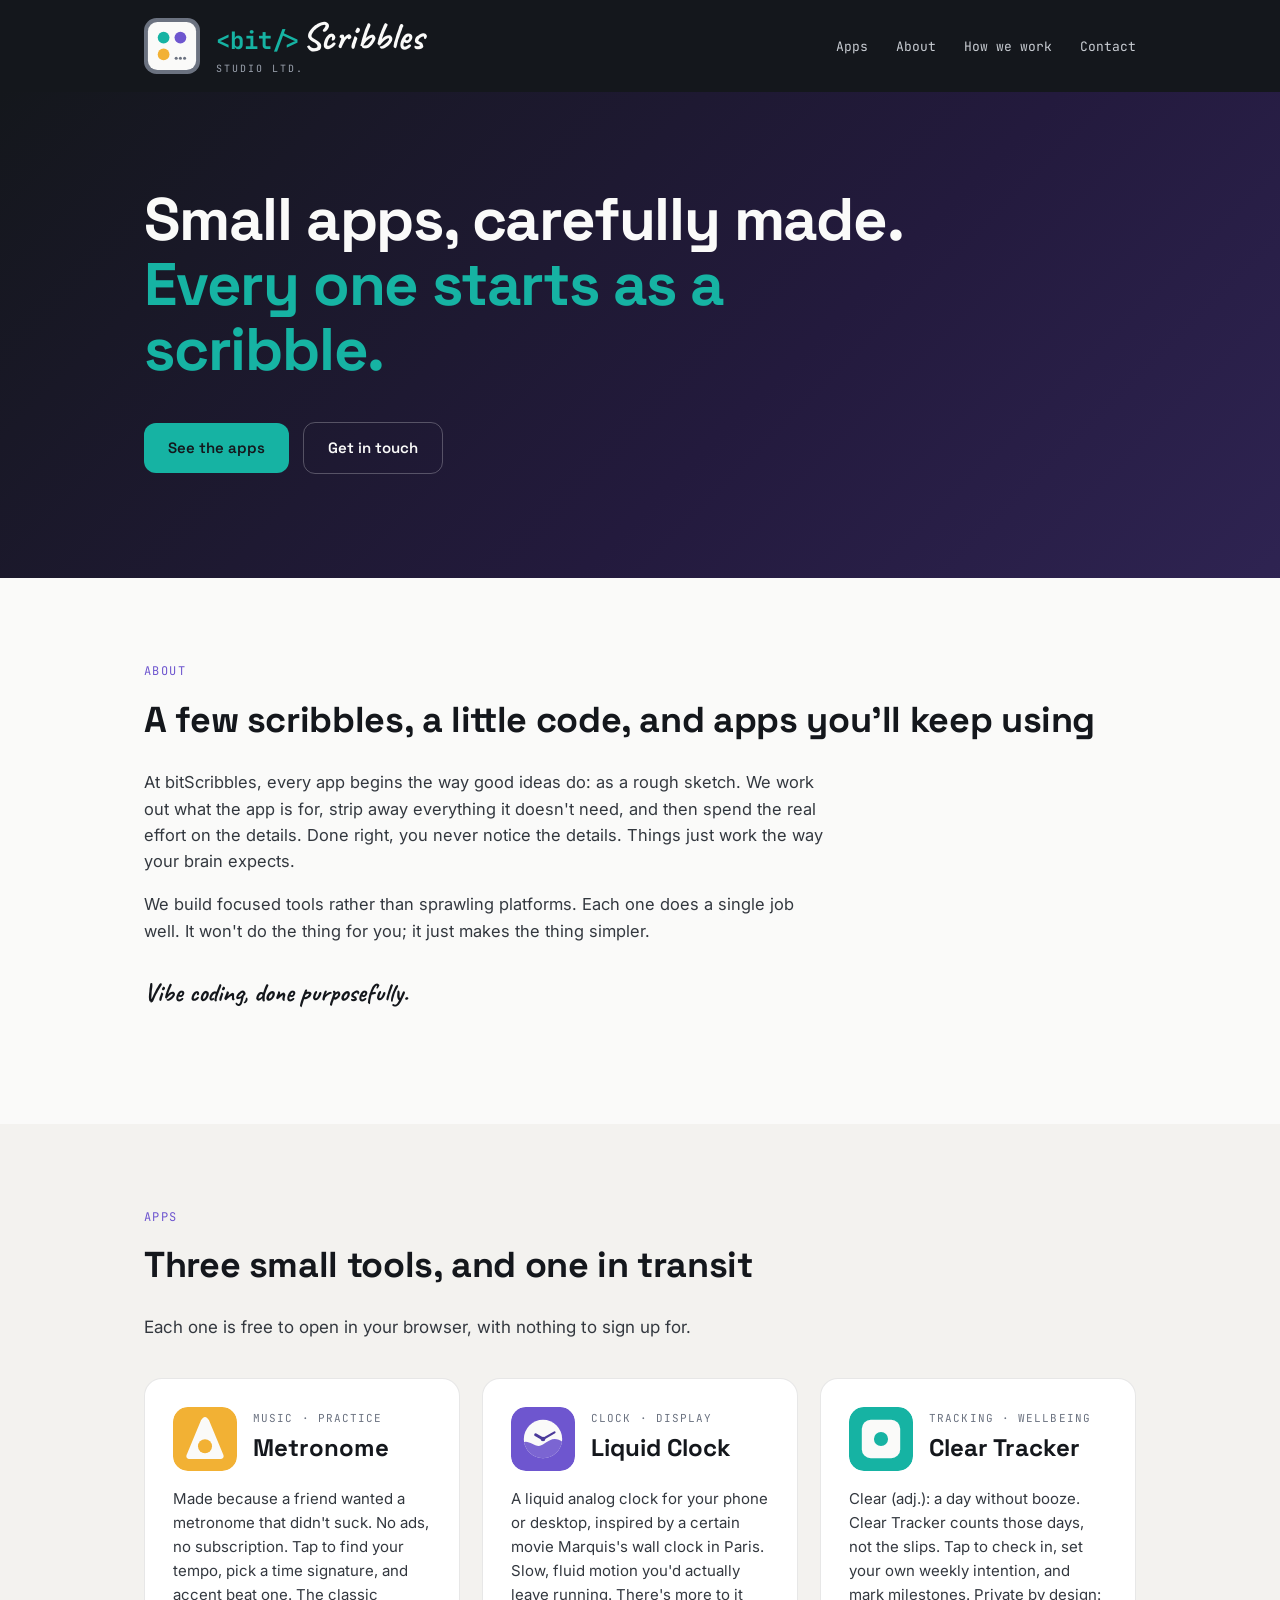
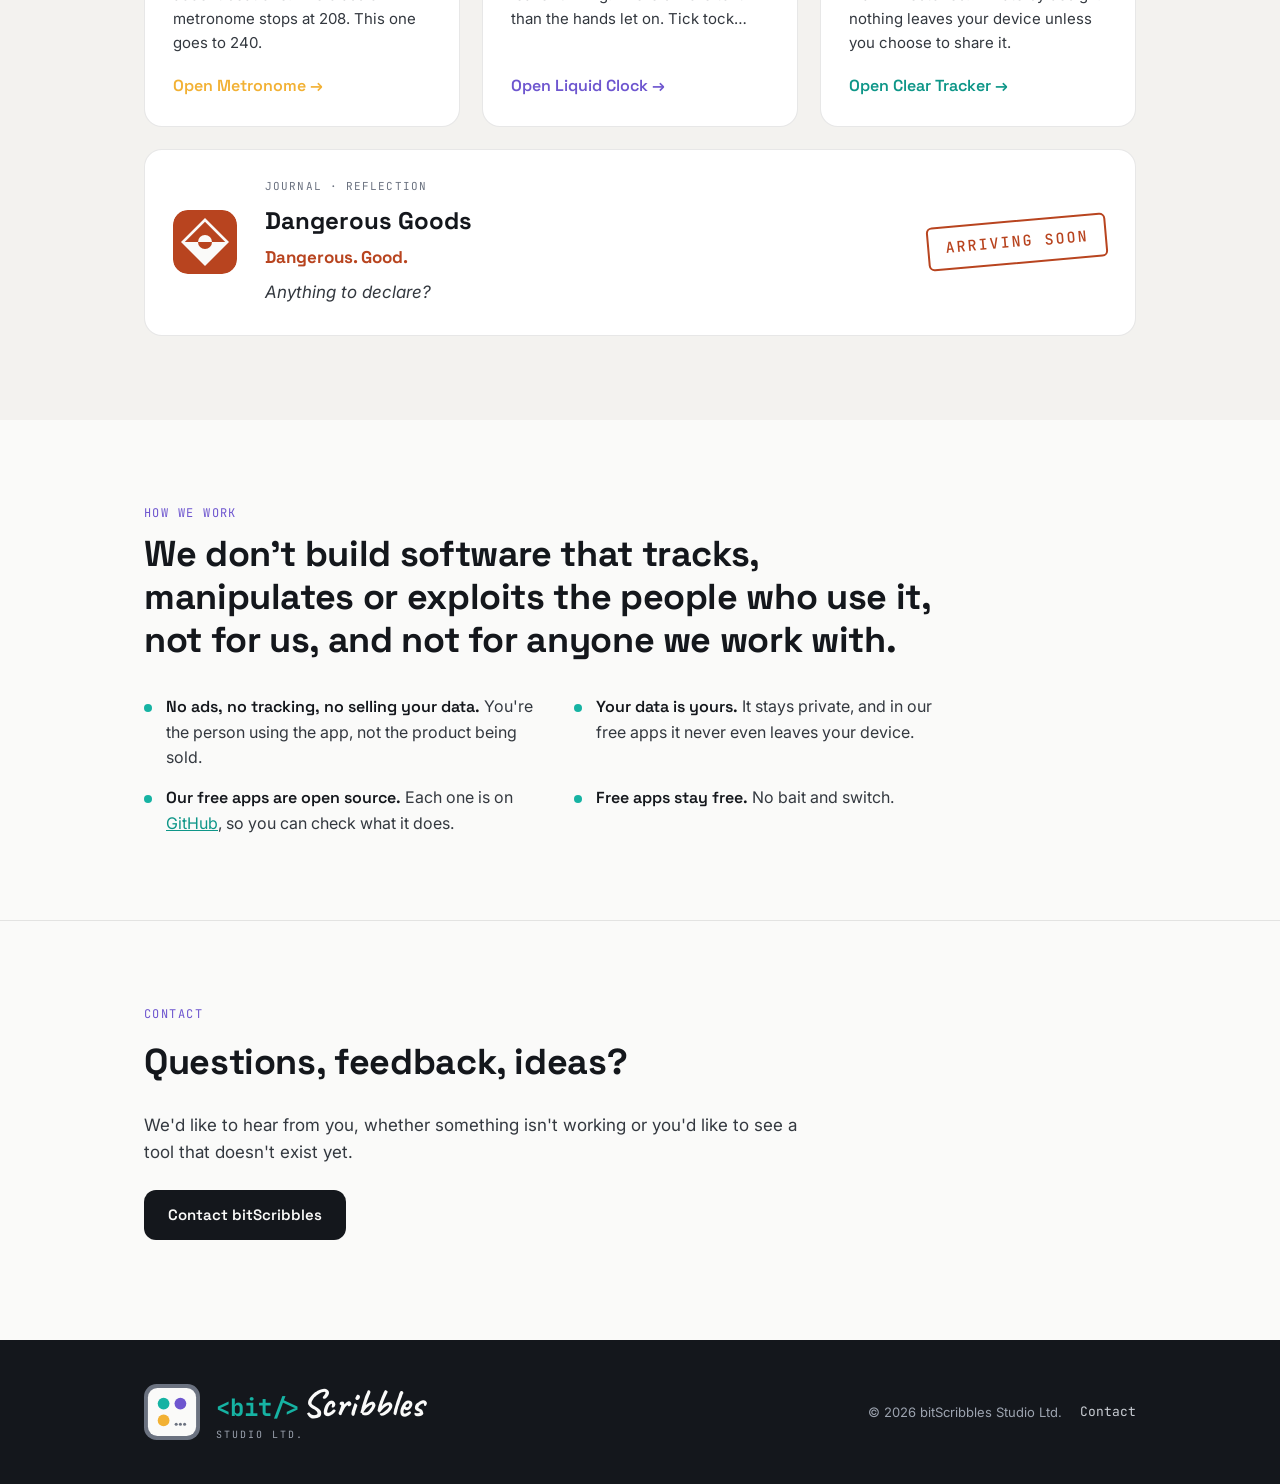
<file: index.html>
<!DOCTYPE html>
<html lang="en">
<head>
<meta charset="UTF-8">
<meta name="viewport" content="width=device-width, initial-scale=1">
<title>bitScribbles Studio</title>
<meta name="description" content="bitScribbles builds small, focused apps. Every one starts as a scribble.">
<meta property="og:type" content="website">
<meta property="og:site_name" content="bitScribbles Studio Ltd.">
<meta property="og:title" content="bitScribbles — Small apps, carefully made">
<meta property="og:description" content="bitScribbles builds small, focused apps. Every one starts as a scribble.">
<meta property="og:url" content="https://bitscribbles.com/">
<meta property="og:image" content="https://bitscribbles.com/og-image.png">
<meta property="og:image:width" content="1200">
<meta property="og:image:height" content="630">
<meta property="og:image:alt" content="The bitScribbles symbol and wordmark: Small apps, carefully made. Every one starts as a scribble.">
<meta name="twitter:card" content="summary_large_image">
<link rel="icon" href="favicon.svg?v=2" type="image/svg+xml">
<link rel="icon" href="favicon-32.png?v=2" sizes="32x32" type="image/png">
<link rel="alternate icon" href="favicon.ico?v=2">
<link rel="apple-touch-icon" href="apple-touch-icon.png?v=2">
<link rel="stylesheet" href="styles.css">
</head>
<body>

<header class="site on-ink">
  <div class="wrap">
    <a class="brand" href="index.html" aria-label="bitScribbles Studio Ltd. home"><img class="brand-symbol" src="favicon.svg?v=2" alt="" width="56" height="56"><span class="wordmark lockup"><span class="wm"><span class="bit">&lt;bit/&gt;</span><span class="scr">Scribbles</span></span><span class="studio">Studio Ltd.</span></span></a>
    <nav>
      <a href="#apps">Apps</a>
      <a href="#about">About</a>
      <a href="#how-we-work">How we work</a>
      <a href="contact.html">Contact</a>
    </nav>
  </div>
</header>

<div class="hero">
  <div class="wrap">
    <h1>Small apps, carefully made. <span>Every one starts as a scribble.</span></h1>
    <a class="btn primary" href="#apps">See the apps</a>
    <a class="btn secondary" href="contact.html">Get in touch</a>
  </div>
</div>

<section class="about" id="about">
  <div class="wrap">
    <div class="eyebrow">About</div>
    <h2>A few scribbles, a little code, and apps you'll keep using</h2>
    <p>At bitScribbles, every app begins the way good ideas do: as a rough sketch. We work out what the app is for, strip away everything it doesn't need, and then spend the real effort on the details. Done right, you never notice the details. Things just work the way your brain expects.</p>
    <p>We build focused tools rather than sprawling platforms. Each one does a single job well. It won't do the thing for you; it just makes the thing simpler.</p>
    <p>Vibe coding, done purposefully.</p>
  </div>
</section>

<section class="apps" id="apps">
  <div class="wrap">
    <div class="eyebrow">Apps</div>
    <h2>Three small tools, and one in transit</h2>
    <p class="lead">Each one is free to open in your browser, with nothing to sign up for.</p>

    <div class="grid">

      <article class="app">
        <div class="app-head">
          <img class="app-icon" src="icons/metronome.svg" alt="" width="64" height="64">
          <div>
            <div class="kind">Music · Practice</div>
            <h3>Metronome</h3>
          </div>
        </div>
        <p>Made because a friend wanted a metronome that didn't suck. No ads, no subscription. Tap to find your tempo, pick a time signature, and accent beat one. The classic metronome stops at 208. This one goes to 240.</p>
        <a class="open" href="https://metronome.bitscribbles.com">Open Metronome →</a>
      </article>

      <article class="app">
        <div class="app-head">
          <img class="app-icon" src="icons/liquid-clock.svg" alt="" width="64" height="64">
          <div>
            <div class="kind">Clock · Display</div>
            <h3>Liquid Clock</h3>
          </div>
        </div>
        <p>A liquid analog clock for your phone or desktop, inspired by a certain movie Marquis's wall clock in Paris. Slow, fluid motion you'd actually leave running. There's more to it than the hands let on. Tick tock…</p>
        <a class="open" href="https://liquidclock.bitscribbles.com">Open Liquid Clock →</a>
      </article>

      <article class="app">
        <div class="app-head">
          <img class="app-icon" src="icons/clear-tracker.svg" alt="" width="64" height="64">
          <div>
            <div class="kind">Tracking · Wellbeing</div>
            <h3>Clear Tracker</h3>
          </div>
        </div>
        <p>Clear (adj.): a day without booze. Clear Tracker counts those days, not the slips. Tap to check in, set your own weekly intention, and mark milestones. Private by design: nothing leaves your device unless you choose to share it.</p>
        <a class="open" href="https://cleartracker.bitscribbles.com">Open Clear Tracker →</a>
      </article>
      <article class="app teaser">
        <img class="app-icon" src="icons/dangerous-goods.svg" alt="" width="64" height="64">
        <div class="teaser-text">
          <div class="kind">Journal · Reflection</div>
          <h3>Dangerous Goods</h3>
          <p class="teaser-line">Dangerous. Good.</p>
          <p class="teaser-tagline">Anything to declare?</p>
        </div>
        <span class="stamp">Arriving soon</span>
      </article>

    </div>
  </div>
</section>

<section class="how" id="how-we-work">
  <div class="wrap">
    <div class="eyebrow">How we work</div>
    <h2>We don't build software that tracks, manipulates or exploits the people who use it, not for us, and not for anyone we work with.</h2>
    <ul class="promises">
      <li><strong>No ads, no tracking, no selling your data.</strong> You're the person using the app, not the product being sold.</li>
      <li><strong>Your data is yours.</strong> It stays private, and in our free apps it never even leaves your device.</li>
      <li><strong>Our free apps are open source.</strong> Each one is on <a href="https://github.com/Hubert-BitScribbles">GitHub</a>, so you can check what it does.</li>
      <li><strong>Free apps stay free.</strong> No bait and switch.</li>
    </ul>
  </div>
</section>

<section class="contact-teaser">
  <div class="wrap">
    <div class="eyebrow">Contact</div>
    <h2>Questions, feedback, ideas?</h2>
    <p class="lead">We'd like to hear from you, whether something isn't working or you'd like to see a tool that doesn't exist yet.</p>
    <p style="margin-top:24px;"><a class="btn primary" style="background:var(--ink); color:var(--paper);" href="contact.html">Contact bitScribbles</a></p>
  </div>
</section>

<footer>
  <div class="wrap">
    <div class="on-ink"><a class="brand" href="index.html" aria-label="bitScribbles Studio Ltd. home"><img class="brand-symbol" src="favicon.svg?v=2" alt="" width="56" height="56"><span class="wordmark lockup"><span class="wm"><span class="bit">&lt;bit/&gt;</span><span class="scr">Scribbles</span></span><span class="studio">Studio Ltd.</span></span></a></div>
    <div class="foot-meta"><span>© <span id="yr">2026</span> bitScribbles Studio Ltd.</span> <a href="contact.html">Contact</a></div>
  </div>
</footer>
<script>document.getElementById('yr').textContent = new Date().getFullYear();</script>
</body>
</html>
</file>
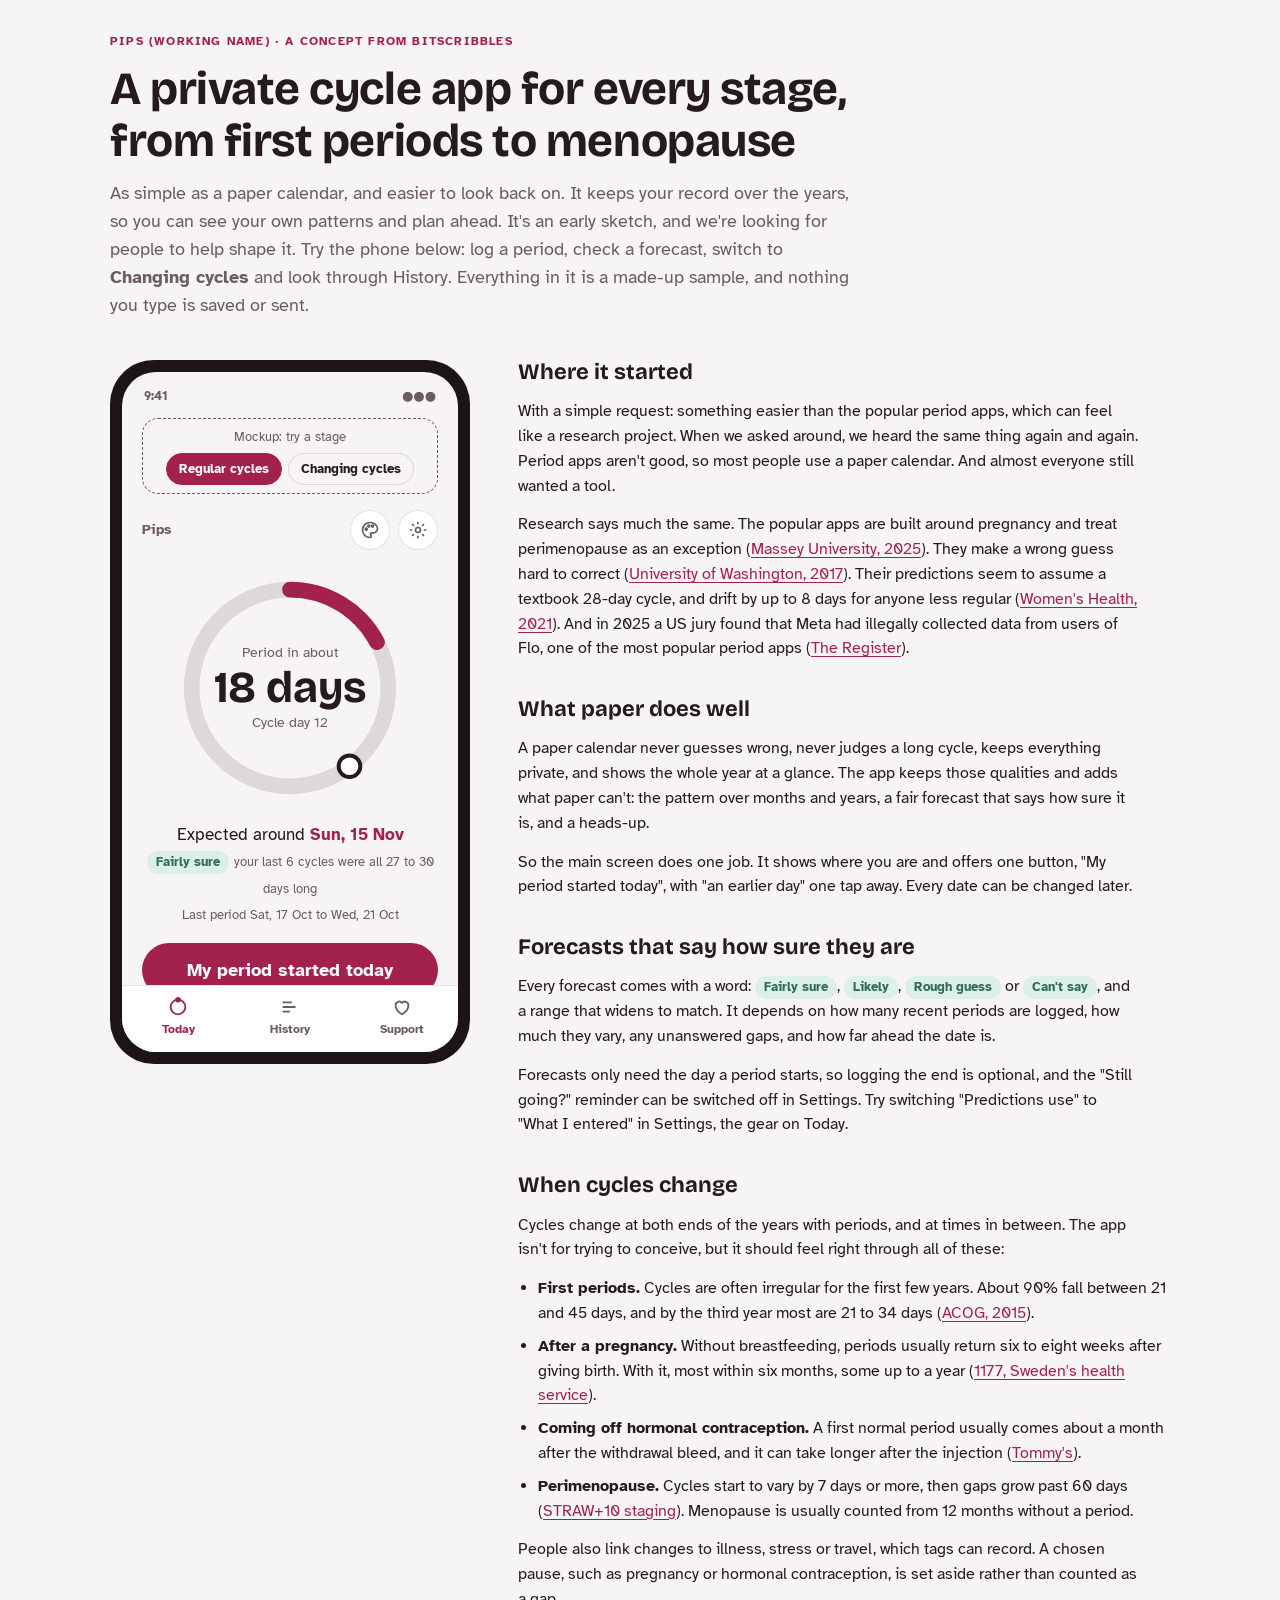
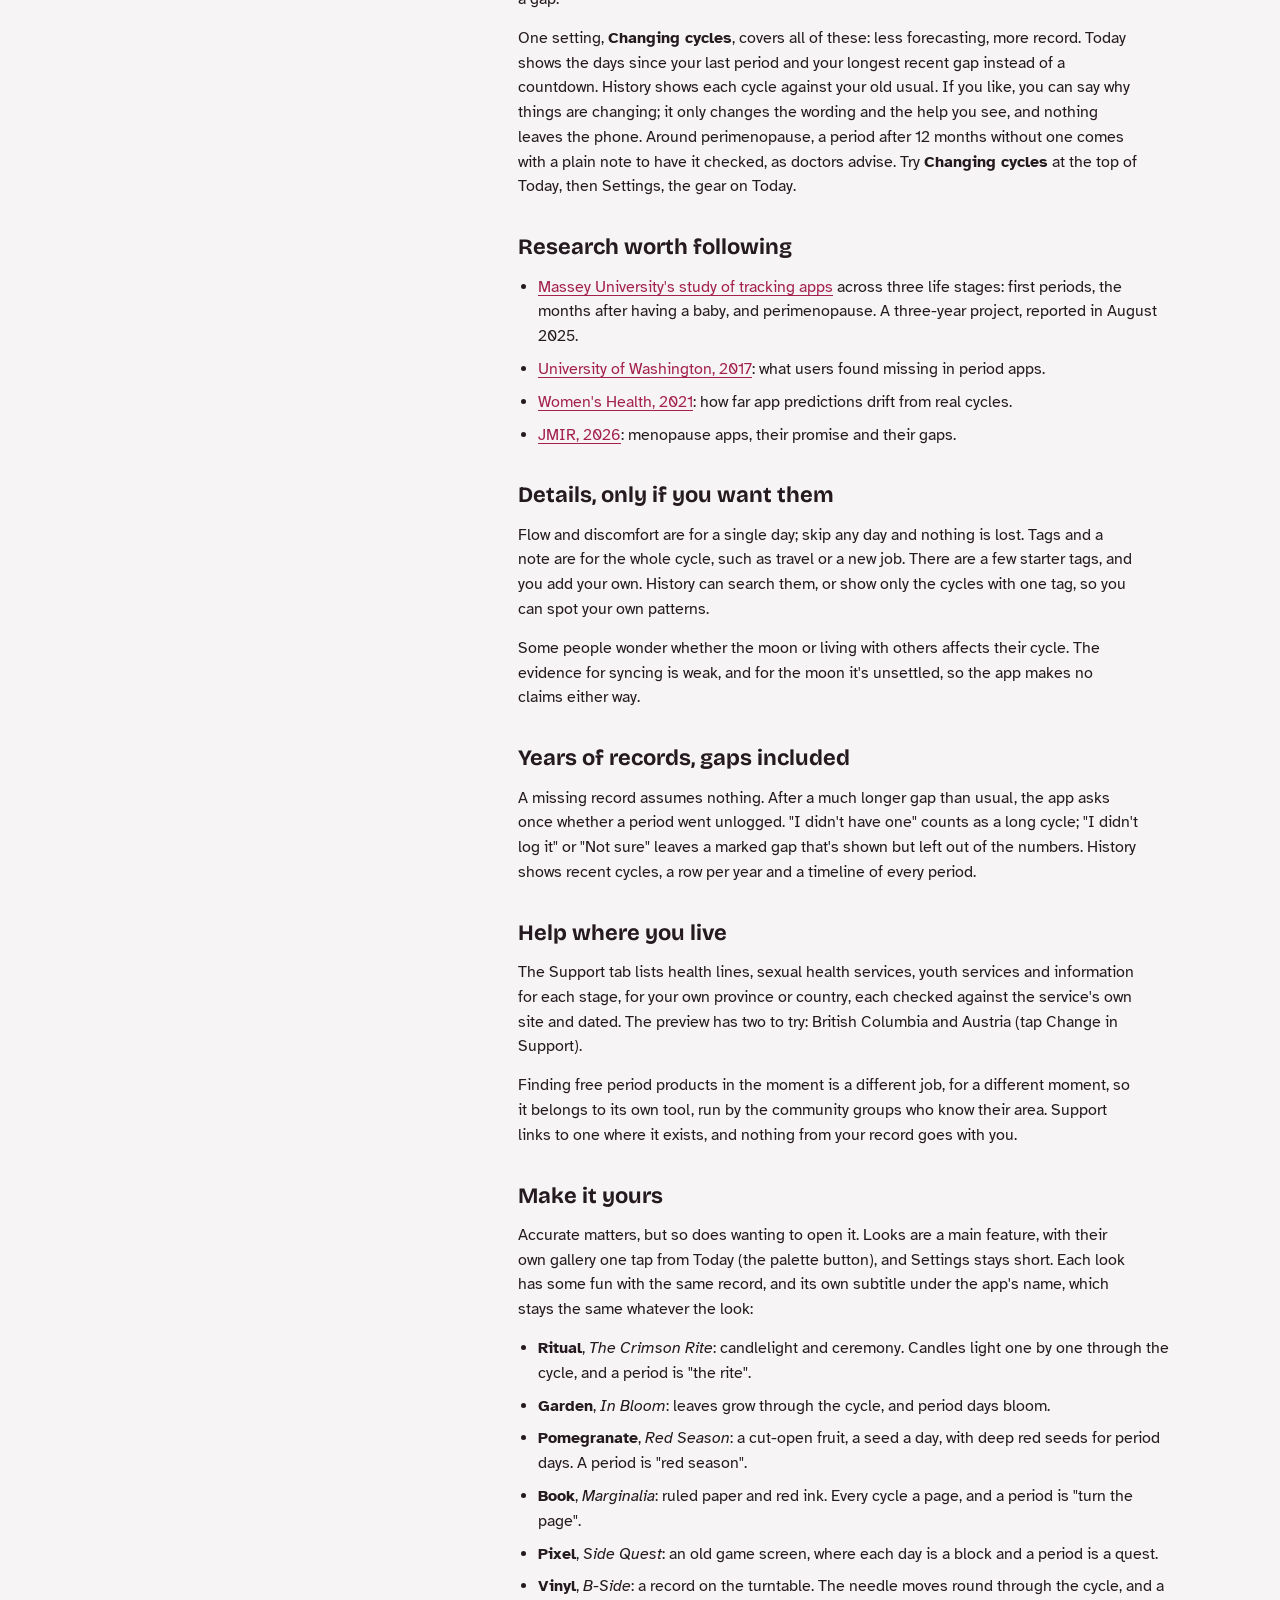
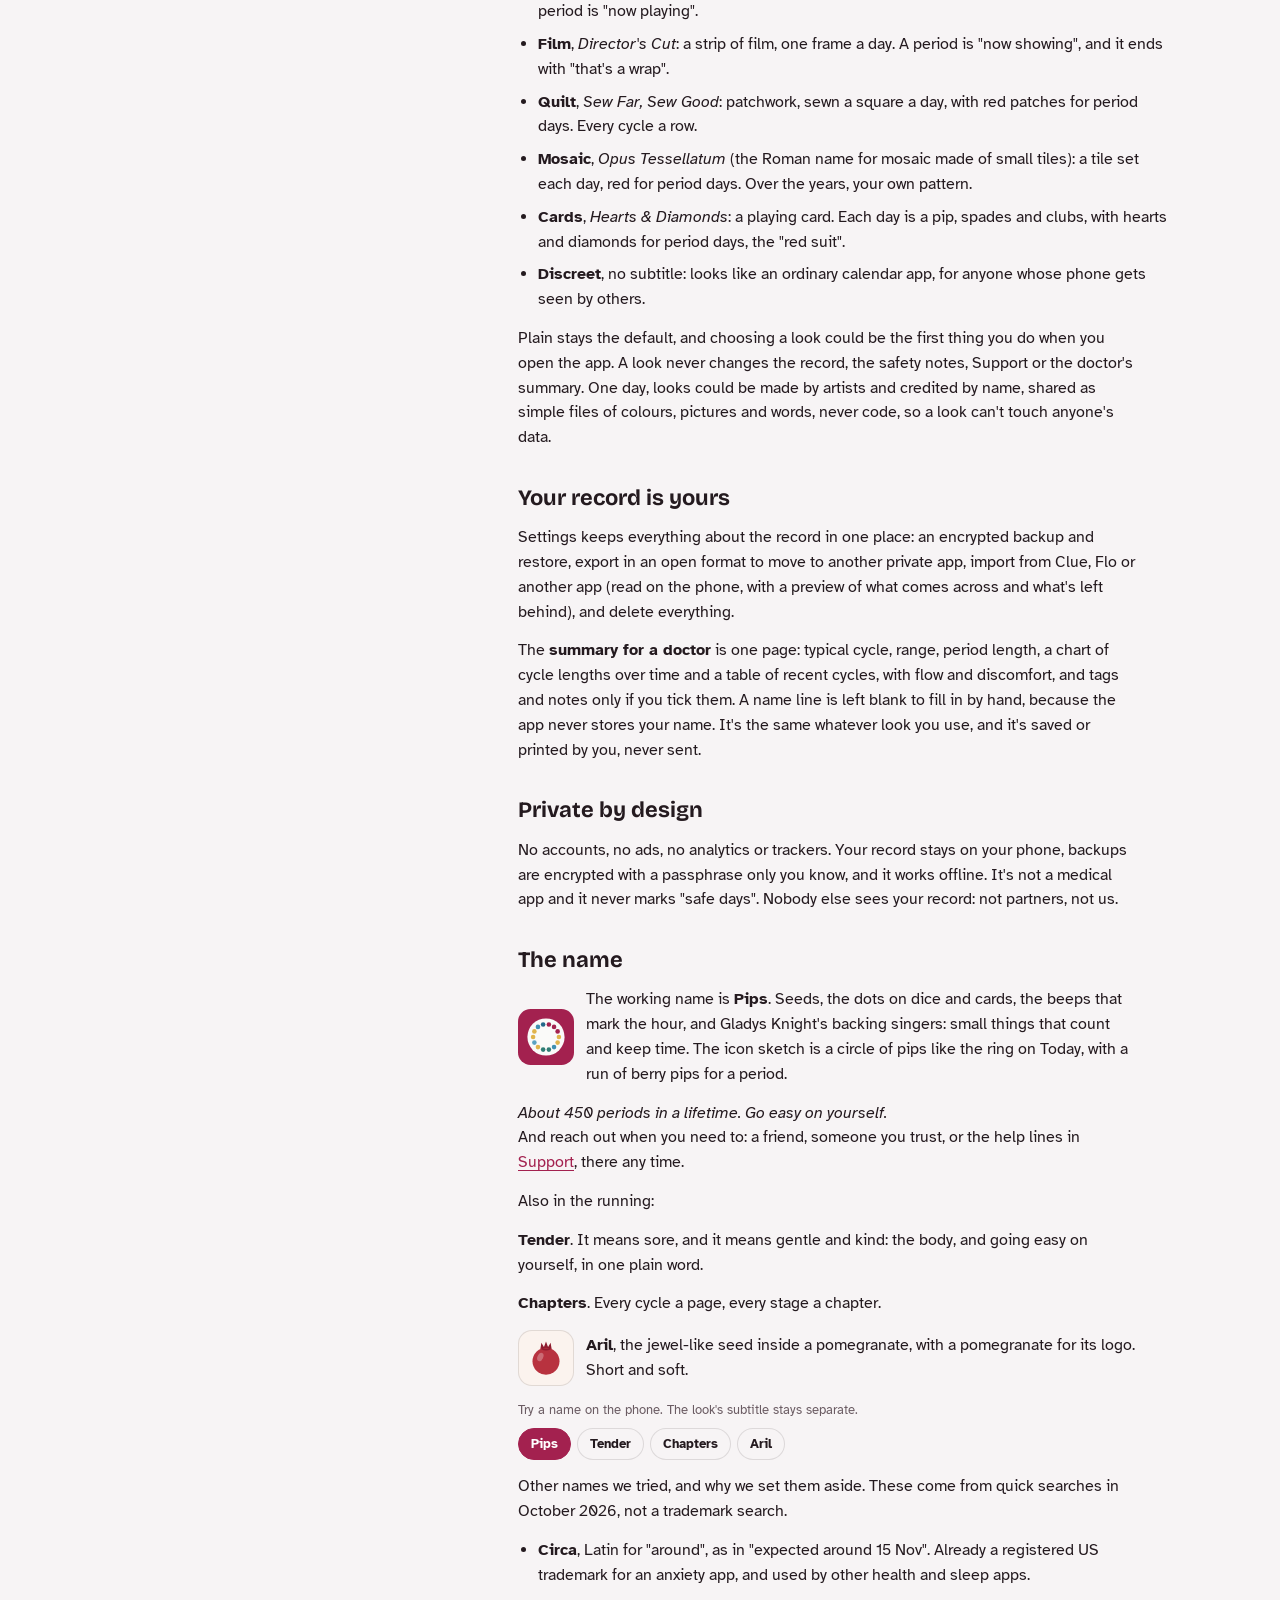
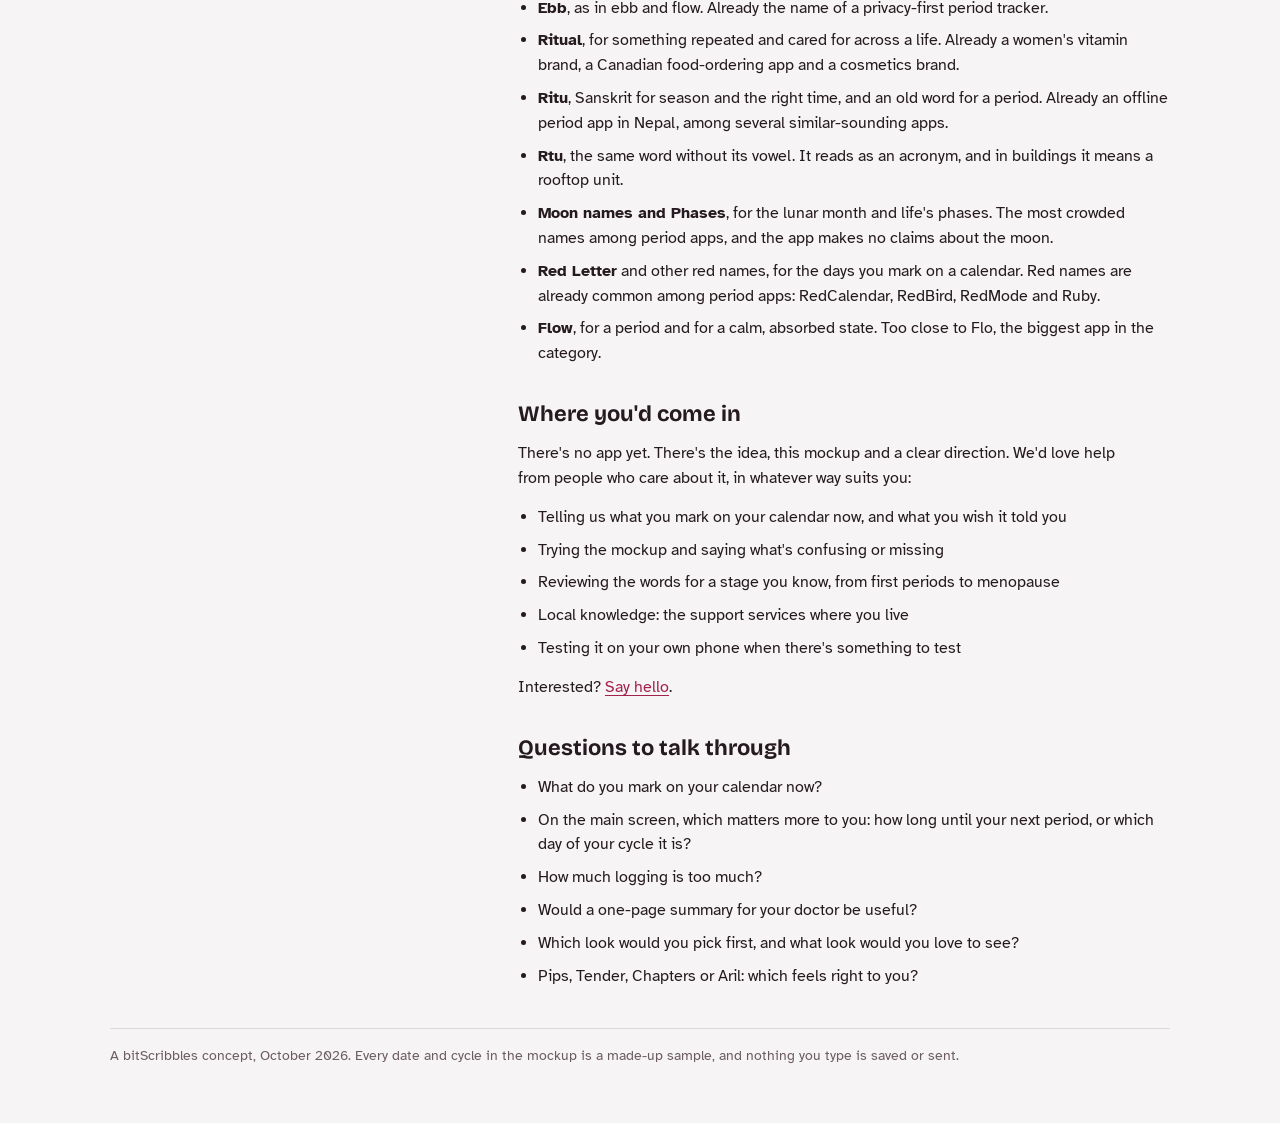
<file: preview/cycle/index.html>
<!doctype html>
<html lang="en">
<head>
<meta charset="utf-8">
<meta name="viewport" content="width=device-width, initial-scale=1, viewport-fit=cover">
<meta name="robots" content="noindex, nofollow">
<title>Pips (working name) — a concept from bitScribbles</title>
<link rel="icon" href="/favicon.svg?v=2" type="image/svg+xml">
<link rel="preconnect" href="https://fonts.googleapis.com">
<link rel="stylesheet" href="https://fonts.googleapis.com/css2?family=Bricolage+Grotesque:opsz,wght@12..96,500;12..96,700&family=Cinzel:wght@600;700&family=Press+Start+2P&family=Special+Elite&family=Shrikhand&family=Bebas+Neue&family=Patrick+Hand&family=Marcellus&family=Fraunces:opsz,wght@9..144,600&family=Playfair+Display:wght@700&family=JetBrains+Mono:wght@400&family=Caveat:wght@600&family=Atkinson+Hyperlegible:ital,wght@0,400;0,700;1,400&display=swap">
<style>
/* Layout: a working phone on the left, the reasoning beside it; one column on phones. */
:root {
  --bg: #f7f4f5;
  --surface: #ffffff;
  --ink: #241a1f;
  --muted: #6b5c63;
  --line: rgba(36, 26, 31, 0.12);
  --berry: #a3214f;        /* the app's accent: period days, main action */
  --berry-soft: #f6dfe7;
  --pine: #2f6b5b;         /* calm second accent: confidence words, readiness */
  --pine-soft: #dcefe8;
  --phone: #1c1418;
  --on-berry: #ffffff;
  --display: "Bricolage Grotesque", "Segoe UI", system-ui, sans-serif;
  --body: "Atkinson Hyperlegible", "Segoe UI", system-ui, sans-serif;
}
@media (prefers-color-scheme: dark) { :root:not([data-theme="light"]) {
  --bg: #171114; --surface: #22191d; --ink: #f3ecef; --muted: #b5a6ad; --line: rgba(243,236,239,0.14);
  --berry: #e0668f; --berry-soft: #4a2232; --pine: #6cc4a8; --pine-soft: #1d3a31; --phone: #050304; --on-berry: #1a0b11;
  color-scheme: dark; } }
:root[data-theme="dark"] {
  --bg: #171114; --surface: #22191d; --ink: #f3ecef; --muted: #b5a6ad; --line: rgba(243,236,239,0.14);
  --berry: #e0668f; --berry-soft: #4a2232; --pine: #6cc4a8; --pine-soft: #1d3a31; --phone: #050304; --on-berry: #1a0b11;
  color-scheme: dark; }

* { box-sizing: border-box; }
[hidden] { display: none !important; }
body { margin: 0; background: var(--bg); color: var(--ink); font: 16px/1.55 var(--body);
  padding-left: max(16px, env(safe-area-inset-left, 0px)); padding-right: max(16px, env(safe-area-inset-right, 0px)); padding-block: 32px 56px; }
.wrap { max-width: 1060px; margin: 0 auto; display: grid; gap: 40px; }
h1, h2, h3 { font-family: var(--display); text-wrap: balance; margin: 0; line-height: 1.15; }
h1 { font-size: clamp(30px, 5vw, 46px); font-weight: 700; letter-spacing: -0.01em; }
h2 { font-size: 22px; font-weight: 700; }
h3 { font-size: 17px; font-weight: 700; }
p { margin: 0; }
.eyebrow { font-size: 12px; text-transform: uppercase; letter-spacing: 0.1em; color: var(--berry); font-weight: 700; }
.lead { font-size: 18px; color: var(--muted); max-width: 62ch; }
header { display: grid; gap: 12px; }

.main { display: grid; grid-template-columns: minmax(0, 360px) minmax(0, 1fr); gap: 48px; align-items: start; }
@media (max-width: 820px) { .main { grid-template-columns: minmax(0, 1fr); } .phone { margin: 0 auto; } }

/* Phone */
.phone { width: 100%; max-width: 360px; background: var(--phone); border-radius: 44px; padding: 12px; position: sticky; top: calc(env(safe-area-inset-top, 0px) + 16px); }
@media (max-width: 820px) { .phone { position: static; } }
.screen { background: var(--bg); border-radius: 34px; height: 680px; display: flex; flex-direction: column; overflow: hidden; }
.bar { display: flex; justify-content: space-between; padding: 14px 22px 4px; font-size: 13px; font-weight: 700; color: var(--muted); }
.view { flex: 1; overflow-y: auto; padding: 8px 20px 20px; display: grid; align-content: start; gap: 16px; }
.view[hidden] { display: none !important; }
.tabs { display: grid; grid-template-columns: repeat(3, 1fr); border-top: 1px solid var(--line); background: var(--surface); padding-bottom: 10px; }
.tabs button { background: none; border: 0; font: 700 12px var(--body); color: var(--muted); padding: 10px 4px 6px; display: grid; justify-items: center; gap: 4px; cursor: pointer; }
.tabs button svg { width: 22px; height: 22px; }
.tabs button[aria-selected="true"] { color: var(--berry); }
button:focus-visible, select:focus-visible { outline: 3px solid var(--berry); outline-offset: 2px; }

.app-name { font-family: var(--display); font-weight: 700; font-size: 15px; color: var(--muted); }
.ring { position: relative; width: 236px; height: 236px; margin: 4px auto 0; }
.ring svg { width: 100%; height: 100%; }
.ring-text { position: absolute; inset: 0; display: grid; place-content: center; text-align: center; gap: 2px; }
.ring-day { font-family: var(--display); font-weight: 700; font-size: 54px; line-height: 1; }
.ring-sub { font-size: 14px; color: var(--muted); }
.next { text-align: center; font-size: 17px; }
.next strong { color: var(--berry); }
.primary { background: var(--berry); color: var(--on-berry); border: 0; border-radius: 999px; font: 700 18px var(--body); padding: 16px; cursor: pointer; width: 100%; }
.quiet { background: none; border: 1px solid var(--line); color: var(--ink); border-radius: 999px; font: 700 14px var(--body); padding: 11px 14px; cursor: pointer; }
.nudge { background: var(--pine-soft); color: var(--ink); border-radius: 16px; padding: 12px 14px; display: flex; gap: 10px; align-items: center; justify-content: space-between; font-size: 14px; }
.nudge button { background: none; border: 0; color: var(--pine); font: 700 14px var(--body); cursor: pointer; white-space: nowrap; padding: 4px; }

select { width: 100%; font: 16px var(--body); padding: 10px; border-radius: 12px; border: 1px solid var(--line); background: var(--surface); color: var(--ink); }
.status { font-size: 13px; color: var(--muted); }
.chips { display: flex; flex-wrap: wrap; gap: 4px; }
.chip { font-size: 12px; background: var(--pine-soft); color: var(--ink); border-radius: 999px; padding: 2px 8px; }
.meta { font-size: 13px; color: var(--muted); }
.details { background: var(--surface); border: 1px solid var(--line); border-radius: 18px; padding: 14px; display: grid; gap: 12px; }
.details fieldset { border: 0; margin: 0; padding: 0; display: grid; gap: 6px; }
.details legend { font-weight: 700; font-size: 14px; padding: 0; margin-bottom: 6px; }
.seg { display: flex; flex-wrap: wrap; gap: 6px; }
.seg button { border: 1px solid var(--line); background: var(--bg); color: var(--ink); border-radius: 999px; padding: 7px 12px; font: 700 13px var(--body); cursor: pointer; }
.seg button[aria-pressed="true"] { background: var(--berry); border-color: var(--berry); color: var(--on-berry); }
.details textarea { width: 100%; min-height: 64px; resize: vertical; font: 15px/1.4 var(--body); padding: 10px; border-radius: 12px; border: 1px solid var(--line); background: var(--bg); color: var(--ink); }
.details label { font-weight: 700; font-size: 14px; }
.saved { font-size: 13px; color: var(--pine); font-weight: 700; min-height: 1.2em; }
.ask { background: var(--berry-soft); border-radius: 18px; padding: 14px; display: grid; gap: 10px; }
.ask .quiet { background: var(--surface); }
.linkbtn { background: none; border: 0; padding: 4px 0; font: 700 14px var(--body); color: var(--berry); cursor: pointer; justify-self: center; text-decoration: underline; text-underline-offset: 3px; }
.dates { background: var(--surface); border: 1px solid var(--line); border-radius: 18px; padding: 12px 14px; display: grid; gap: 10px; }
.drow { display: grid; grid-template-columns: 64px 36px 1fr 36px; gap: 8px; align-items: center; font-size: 14px; }
.drow span:nth-child(3) { text-align: center; font-weight: 700; font-variant-numeric: tabular-nums; }
.step { width: 36px; height: 36px; border-radius: 50%; border: 1px solid var(--line); background: var(--bg); color: var(--ink); font: 700 18px var(--body); cursor: pointer; }
.step:disabled { opacity: .35; cursor: default; }
.demo { background: none; border: 1px dashed var(--muted); color: var(--muted); border-radius: 999px; padding: 8px 12px; font: 700 13px var(--body); cursor: pointer; }
.tags { display: flex; flex-wrap: wrap; gap: 6px; }
.tags button { border: 1px solid var(--line); background: var(--bg); color: var(--ink); border-radius: 999px; padding: 7px 12px; font: 700 13px var(--body); cursor: pointer; }
.tags button[aria-pressed="true"] { background: var(--pine); border-color: var(--pine); color: var(--surface); }
.plan { background: var(--surface); border: 1px solid var(--line); border-radius: 18px; padding: 14px; display: grid; gap: 10px; }
.plan input[type="date"] { width: 100%; font: 16px var(--body); padding: 10px; border-radius: 12px; border: 1px solid var(--line); background: var(--bg); color: var(--ink); }
.upcoming { list-style: none; margin: 0; padding: 0; display: grid; gap: 6px; font-size: 14px; }
.upcoming li { display: flex; justify-content: space-between; gap: 8px; }
.hextra { grid-column: 2 / -1; display: flex; flex-wrap: wrap; gap: 4px; align-items: center; font-size: 12px; color: var(--muted); margin-top: -4px; }
.chip.tag { background: var(--berry-soft); }
.rgroup { display: grid; gap: 8px; }
.rgroup h3 { font-size: 13px; text-transform: uppercase; letter-spacing: 0.08em; color: var(--muted); font-family: var(--body); }
.res { background: var(--surface); border: 1px solid var(--line); border-radius: 16px; padding: 12px 14px; display: grid; gap: 4px; }
.res-name { font-weight: 700; }
.res a { color: var(--berry); font-weight: 700; text-underline-offset: 3px; }
.res .num { font-variant-numeric: tabular-nums; }
.region { display: flex; justify-content: space-between; align-items: center; gap: 8px; font-size: 14px; }
.view input[type="search"], .addtag input { width: 100%; font: 16px var(--body); padding: 10px; border-radius: 12px; border: 1px solid var(--line); background: var(--surface); color: var(--ink); }
.addtag { display: flex; gap: 8px; }
.addtag input { flex: 1; min-width: 0; background: var(--bg); }
.htrack.gap { background: none; border: 1.5px dashed var(--muted); }
.years details { border-top: 1px solid var(--line); padding: 10px 0; }
.years summary { cursor: pointer; font-weight: 700; }
.years summary span { display: block; font-weight: 400; font-size: 13px; color: var(--muted); }
.timeline svg { width: 100%; height: auto; display: block; }
.hnote { font-style: italic; }
.conf { display: inline-block; font-size: 13px; font-weight: 700; color: var(--pine); background: var(--pine-soft); border-radius: 999px; padding: 1px 9px; }
.stagebar { display: grid; gap: 6px; justify-items: center; border: 1px dashed var(--muted); border-radius: 16px; padding: 8px; }
.stack { display: grid; gap: 16px; }
.chchart svg { width: 100%; height: auto; display: block; }
.chrow { display: flex; justify-content: space-between; gap: 8px; font-size: 14px; border-top: 1px solid var(--line); padding-top: 6px; }
.chrow b { font-variant-numeric: tabular-nums; }
.say { color: var(--berry); font-weight: 700; }
.plain a, .questions a { color: var(--berry); text-underline-offset: 3px; }
.inline-link { background: none; border: 0; padding: 0; font: inherit; color: var(--berry); text-decoration: underline; text-underline-offset: 3px; cursor: pointer; }
.apphead { display: flex; justify-content: space-between; align-items: center; gap: 8px; }
.gear { width: 40px; height: 40px; border-radius: 50%; border: 1px solid var(--line); background: var(--surface); color: var(--muted); display: grid; place-items: center; cursor: pointer; }
.gear svg { width: 20px; height: 20px; }
.setgroup { display: grid; gap: 10px; }
.setgroup > h3 { font-size: 13px; text-transform: uppercase; letter-spacing: 0.08em; color: var(--muted); font-family: var(--body); }
.skins { display: grid; gap: 8px; }
.skin { display: grid; grid-template-columns: 40px 1fr; gap: 10px; align-items: center; text-align: left; border: 1px solid var(--line); background: var(--surface); color: var(--ink); border-radius: 14px; padding: 10px 12px; font: 14px/1.35 var(--body); cursor: pointer; }
.skin b { display: block; }
.skin span.meta { display: block; }
.skin[aria-pressed="true"] { border-color: var(--berry); box-shadow: inset 0 0 0 1px var(--berry); }
.swatch { width: 40px; height: 40px; border-radius: 50%; border: 1px solid rgba(0,0,0,.12); }
.screen[data-skin="ritual"] { --bg: #140d12; --surface: #1f141b; --ink: #f1e6dc; --muted: #b9a596; --line: rgba(241,230,220,0.16); --berry: #e0584f; --berry-soft: #3a1a1e; --pine: #d9b36c; --pine-soft: #2e2516; --on-berry: #1a0a0a; --display: "Cinzel", Georgia, serif; color-scheme: dark; }
.screen[data-skin="garden"] { --bg: #f3f6ef; --surface: #ffffff; --ink: #1f2a1f; --muted: #556455; --line: rgba(31,42,31,0.13); --berry: #a8324e; --berry-soft: #f3dde3; --pine: #3f6b3a; --pine-soft: #e0ecd9; --on-berry: #ffffff; color-scheme: light; }
.screen[data-skin="discreet"] { --bg: #f4f5f7; --surface: #ffffff; --ink: #1d2330; --muted: #5d6576; --line: rgba(29,35,48,0.12); --berry: #2f5fa8; --berry-soft: #dfe7f5; --pine: #3b6b8f; --pine-soft: #e2edf5; --on-berry: #ffffff; color-scheme: light; }
.screen { color: var(--ink); }
.screen[data-skin="pixel"] { --bg: #10142a; --surface: #1b2140; --ink: #f4f4f4; --muted: #aab3d6; --line: rgba(244,244,244,0.18); --berry: #ff4d6d; --berry-soft: #3a1f33; --pine: #6ee7b7; --pine-soft: #163a33; --on-berry: #10142a; --display: "Press Start 2P", ui-monospace, monospace; color-scheme: dark; }
.ring-glyph { display: block; height: 26px; margin-bottom: 2px; }
.ring-glyph svg { height: 26px; width: auto; }
.screen[data-skin="book"] { --bg: #f7f3ea; --surface: #fffdf7; --ink: #2b2620; --muted: #62594d; --line: rgba(43,38,32,0.16); --berry: #b3261e; --berry-soft: #f3dcd6; --pine: #2f4f7a; --pine-soft: #e1e8f2; --on-berry: #fffdf7; --display: "Special Elite", "Courier New", monospace; color-scheme: light; }
/* Book: ruled paper and red ink */
.screen[data-skin="book"] { background: linear-gradient(90deg, transparent 22px, rgba(179,38,30,0.35) 22px 23.5px, transparent 23.5px), repeating-linear-gradient(0deg, rgba(47,79,122,0.12) 0 1px, transparent 1px 26px), #f7f3ea; }
.screen[data-skin="book"] .primary { background: #fffdf7; color: var(--berry); border: 2px solid var(--berry); font-family: "Special Elite", "Courier New", monospace; letter-spacing: 0.03em; box-shadow: 2px 2px 0 rgba(179,38,30,0.25); }
.screen[data-skin="book"] .tabs { background: #fffdf7; }
.screen[data-skin="book"] .ring-day { font-family: "Special Elite", "Courier New", monospace; }
/* Ritual: candlelight */
.screen[data-skin="ritual"] { background: radial-gradient(120% 60% at 50% 0%, #2c1420 0%, #140d12 62%); }
.screen[data-skin="ritual"] .primary { background: linear-gradient(#e86a5f, #b8322e); color: #1a0a0a; font-family: "Cinzel", Georgia, serif; letter-spacing: 0.05em; box-shadow: 0 0 26px rgba(224,88,79,0.45); }
.screen[data-skin="ritual"] #periodArc { filter: drop-shadow(0 0 6px rgba(224,88,79,0.85)); }
.screen[data-skin="ritual"] .ring-day { font-family: "Cinzel", Georgia, serif; }
.screen[data-skin="ritual"] .tabs { background: #1a1016; }
/* Garden: a little growth */
.screen[data-skin="garden"] { background: radial-gradient(circle at 12% 18%, #e3ecd9 0 22px, transparent 23px), radial-gradient(circle at 88% 34%, #e8efe0 0 30px, transparent 31px), radial-gradient(circle at 20% 78%, #e8efe0 0 26px, transparent 27px), #f3f6ef; }
.screen[data-skin="garden"] .primary { background: linear-gradient(#b8405c, #93283f); }
.screen[data-skin="garden"] .tabs { background: #fbfdf8; }
/* Pixel: an old game screen */
.screen[data-skin="pixel"] { background: repeating-linear-gradient(0deg, rgba(255,255,255,0.035) 0 2px, transparent 2px 4px), #10142a; }
.screen[data-skin="pixel"] * { border-radius: 0 !important; }
.screen[data-skin="pixel"] .primary { font-family: "Press Start 2P", ui-monospace, monospace; font-size: 12px; line-height: 1.6; padding: 16px 12px; border: 3px solid #f4f4f4; box-shadow: 4px 4px 0 #000; }
.screen[data-skin="pixel"] .ring-day { font-size: 22px !important; line-height: 1.4; }
.screen[data-skin="pixel"] .ring-sub { font-size: 12px; }
.screen[data-skin="pixel"] #ringBase, .screen[data-skin="pixel"] #periodArc { display: none; }
.screen[data-skin="pixel"] .app-name { font-size: 11px; }
.screen[data-skin="pixel"] h2, .screen[data-skin="pixel"] h3 { font-size: 12px; line-height: 1.6; }
/* Vinyl: a record on the turntable */
.screen[data-skin="vinyl"] { --bg: #17161b; --surface: #222128; --ink: #f2efe8; --muted: #b4afa6; --line: rgba(242,239,232,0.16); --berry: #e5535f; --berry-soft: #3b1d23; --pine: #e8b04a; --pine-soft: #322813; --on-berry: #17161b; --display: "Shrikhand", Georgia, serif; color-scheme: dark; }
.screen[data-skin="vinyl"] { background: repeating-radial-gradient(circle at 50% 34%, rgba(255,255,255,0.035) 0 1px, transparent 1px 5px), #17161b; }
.screen[data-skin="vinyl"] #ringBase { stroke: #050507; stroke-width: 24; }
.screen[data-skin="vinyl"] .primary { font-family: "Shrikhand", Georgia, serif; font-weight: 400; letter-spacing: 0.02em; box-shadow: inset 0 0 0 3px #e5535f, inset 0 0 0 5px #17161b; }
.screen[data-skin="vinyl"] .ring-day, .screen[data-skin="vinyl"] .app-name, .screen[data-skin="vinyl"] h2, .screen[data-skin="vinyl"] h3 { font-weight: 400; }
.screen[data-skin="vinyl"] .tabs { background: #1d1c22; }
/* Film: a strip of film */
.screen[data-skin="film"] { --bg: #15130f; --surface: #211e19; --ink: #f3ead8; --muted: #b8ab93; --line: rgba(243,234,216,0.16); --berry: #e2553f; --berry-soft: #3a1c15; --pine: #e9c36a; --pine-soft: #33291a; --on-berry: #15130f; --display: "Bebas Neue", "Arial Narrow", sans-serif; color-scheme: dark; }
.screen[data-skin="film"] { background: repeating-linear-gradient(180deg, rgba(243,234,216,0.3) 0 9px, transparent 9px 20px) 5px 0 / 8px 100% no-repeat, repeating-linear-gradient(180deg, rgba(243,234,216,0.3) 0 9px, transparent 9px 20px) calc(100% - 5px) 0 / 8px 100% no-repeat, #15130f; }
.screen[data-skin="film"] #ringBase { stroke: #000000; stroke-width: 28; }
.screen[data-skin="film"] #periodArc { display: none; }
.screen[data-skin="film"] .primary { font-family: "Bebas Neue", "Arial Narrow", sans-serif; font-weight: 400; font-size: 24px; letter-spacing: 0.08em; padding: 10px 16px 12px; border-radius: 6px; border-top: 8px solid #f3ead8; border-image: repeating-linear-gradient(120deg, #f3ead8 0 12px, #15130f 12px 24px) 8 0 0 0; }
.screen[data-skin="film"] .ring-day { letter-spacing: 0.04em; }
.screen[data-skin="film"] .ring-day, .screen[data-skin="film"] .app-name, .screen[data-skin="film"] h2, .screen[data-skin="film"] h3 { font-weight: 400; letter-spacing: 0.05em; }
.screen[data-skin="film"] .app-name { font-size: 18px; }
.screen[data-skin="film"] .tabs { background: #1c1915; }
/* Quilt: patchwork */
.screen[data-skin="quilt"] { --bg: #f7f0e3; --surface: #fffaf1; --ink: #3a2e28; --muted: #6d5d52; --line: rgba(58,46,40,0.15); --berry: #b23a48; --berry-soft: #f4dadd; --pine: #2f6f6a; --pine-soft: #dcece9; --on-berry: #fffaf1; --display: "Patrick Hand", "Comic Sans MS", cursive; color-scheme: light; }
.screen[data-skin="quilt"] { background: repeating-linear-gradient(0deg, rgba(178,58,72,0.05) 0 12px, transparent 12px 24px), repeating-linear-gradient(90deg, rgba(178,58,72,0.05) 0 12px, transparent 12px 24px), #f7f0e3; }
.screen[data-skin="quilt"] #ringBase, .screen[data-skin="quilt"] #periodArc { display: none; }
.screen[data-skin="quilt"] .primary { font-family: "Patrick Hand", "Comic Sans MS", cursive; font-weight: 400; font-size: 22px; padding: 14px; outline: 2px dashed rgba(255,250,241,0.85); outline-offset: -7px; }
.screen[data-skin="quilt"] .dates, .screen[data-skin="quilt"] .usual, .screen[data-skin="quilt"] .plan { border: 1.5px dashed rgba(58,46,40,0.35); }
.screen[data-skin="quilt"] .ring-day, .screen[data-skin="quilt"] .app-name, .screen[data-skin="quilt"] h2, .screen[data-skin="quilt"] h3 { font-weight: 400; }
.screen[data-skin="quilt"] .app-name { font-size: 19px; }
.screen[data-skin="quilt"] .tabs { background: #fffaf1; }
/* Mosaic: a tile a day */
.screen[data-skin="mosaic"] { --bg: #f0eee8; --surface: #fbfaf7; --ink: #1f2b36; --muted: #56616c; --line: rgba(31,43,54,0.14); --berry: #b5432c; --berry-soft: #f3ddd5; --pine: #23688a; --pine-soft: #dce9f0; --on-berry: #fbfaf7; --display: "Marcellus", Georgia, serif; color-scheme: light; }
.screen[data-skin="mosaic"] { background: repeating-linear-gradient(0deg, rgba(31,43,54,0.05) 0 1px, transparent 1px 14px), repeating-linear-gradient(90deg, rgba(31,43,54,0.05) 0 1px, transparent 1px 14px), #f0eee8; }
.screen[data-skin="mosaic"] #ringBase, .screen[data-skin="mosaic"] #periodArc { display: none; }
.screen[data-skin="mosaic"] .primary { font-family: "Marcellus", Georgia, serif; font-weight: 400; letter-spacing: 0.03em; border-radius: 4px; box-shadow: 0 0 0 3px #f0eee8, 0 0 0 6px #23688a; }
.screen[data-skin="mosaic"] .ring-day, .screen[data-skin="mosaic"] .app-name, .screen[data-skin="mosaic"] h2, .screen[data-skin="mosaic"] h3 { font-weight: 400; }
.screen[data-skin="mosaic"] .tabs { background: #fbfaf7; }
/* Pomegranate: a seed a day */
.screen[data-skin="pomegranate"] { --bg: #fbf3ee; --surface: #fffaf7; --ink: #3a1a20; --muted: #6e4f54; --line: rgba(58,26,32,0.14); --berry: #a3132f; --berry-soft: #f6d9dc; --pine: #5b7a3a; --pine-soft: #e4ecd8; --on-berry: #fffaf7; --display: "Fraunces", Georgia, serif; color-scheme: light; }
.screen[data-skin="pomegranate"] { background: radial-gradient(rgba(184,50,63,0.09) 2px, transparent 3px) 0 0 / 22px 22px, #fbf3ee; }
.screen[data-skin="pomegranate"] #ringBase, .screen[data-skin="pomegranate"] #periodArc { display: none; }
.screen[data-skin="pomegranate"] .primary { background: linear-gradient(#b8323f, #8e1b2e); font-family: "Fraunces", Georgia, serif; font-weight: 600; letter-spacing: 0.01em; box-shadow: 0 3px 0 #6a1222; }
.screen[data-skin="pomegranate"] .tabs { background: #fffaf7; }
/* Cards: a playing card */
.screen[data-skin="cards"] { --bg: #fbfaf6; --surface: #ffffff; --ink: #1d1d1f; --muted: #5c5c62; --line: rgba(29,29,31,0.14); --berry: #c8102e; --berry-soft: #f8dadf; --pine: #2a5d3f; --pine-soft: #dfeee4; --on-berry: #ffffff; --display: "Playfair Display", Georgia, serif; color-scheme: light; }
.screen[data-skin="cards"] { background: #fbfaf6; box-shadow: inset 0 0 0 7px #fbfaf6, inset 0 0 0 8.5px rgba(200,16,46,0.45); }
.screen[data-skin="cards"] #ringBase, .screen[data-skin="cards"] #periodArc { display: none; }
.screen[data-skin="cards"] .primary { font-family: "Playfair Display", Georgia, serif; border-radius: 10px; box-shadow: inset 0 0 0 3px #c8102e, inset 0 0 0 4.5px #ffffff; }
.screen[data-skin="cards"] .dates, .screen[data-skin="cards"] .usual, .screen[data-skin="cards"] .plan, .screen[data-skin="cards"] .res { border-radius: 10px; }
.screen[data-skin="cards"] .tabs { background: #ffffff; }
/* App name and look subtitle: the name stays plain, the look adds its own line */
.titles { display: grid; gap: 1px; min-width: 0; }
.screen .app-name { font-family: var(--body) !important; font-weight: 700 !important; font-size: 14px !important; letter-spacing: 0.02em !important; text-transform: none !important; color: var(--muted); }
.look-sub { font-family: var(--display); font-size: 21px; line-height: 1.15; color: var(--ink); }
.screen[data-skin="pixel"] .look-sub { font-size: 12px; line-height: 1.6; color: var(--pine); }
.screen[data-skin="ritual"] .look-sub { font-size: 14px; letter-spacing: 0.1em; text-transform: uppercase; color: var(--berry); }
.screen[data-skin="film"] .look-sub { font-size: 26px; letter-spacing: 0.06em; }
.screen[data-skin="vinyl"] .look-sub { color: var(--pine); }
.screen[data-skin="book"] .look-sub { color: var(--berry); }
.screen[data-skin="cards"] .look-sub { color: var(--berry); }
.screen[data-skin="garden"] .look-sub, .screen[data-skin="pomegranate"] .look-sub { color: var(--berry); }
.look-subline { display: block; font-size: 13px; color: var(--berry); }
.namepick { display: grid; gap: 8px; justify-items: start; }
/* bitScribbles byline, Help and About */
.screen { --bitc: #0e9688; }
.screen[data-skin="ritual"], .screen[data-skin="pixel"], .screen[data-skin="vinyl"], .screen[data-skin="film"] { --bitc: #16B3A3; }
@media (prefers-color-scheme: dark) { :root:not([data-theme="light"]) .screen:not([data-skin]), :root:not([data-theme="light"]) .screen[data-skin="plain"] { --bitc: #16B3A3; } }
:root[data-theme="dark"] .screen:not([data-skin]), :root[data-theme="dark"] .screen[data-skin="plain"] { --bitc: #16B3A3; }
.byline { justify-self: center; display: flex; align-items: baseline; gap: 0; margin: 6px 0 0; color: var(--muted); }
.byline .by { font: 11px "JetBrains Mono", ui-monospace, monospace; margin-right: 5px; }
.byline .bit { font: 12px "JetBrains Mono", ui-monospace, monospace; color: var(--bitc); }
.byline .scrib { font: 600 19.4px "Caveat", cursive; color: var(--ink); }
.byline.big { justify-self: start; margin: 0; }
.byline.big .by { font-size: 13px; } .byline.big .bit { font-size: 16px; } .byline.big .scrib { font-size: 26px; }
.screen[data-skin="discreet"] #v-today .byline { display: none; }
.faq details { border-top: 1px solid var(--line); padding: 8px 0; }
.faq details:first-of-type { border-top: 0; padding-top: 0; }
.faq summary { cursor: pointer; font-weight: 700; }
.faq details p { margin: 6px 0 0; font-size: 14px; }
.faq details .linkbtn { margin-top: 6px; }
.abouthead { display: flex; gap: 12px; align-items: center; }
.abouthead svg { flex: none; }
.abouthead .meta { margin: 2px 0 0; }
#v-about a { color: var(--berry); font-weight: 700; text-underline-offset: 3px; }
.partner { margin: 0; border: 1.5px dashed var(--line); border-radius: 12px; padding: 8px 10px; font-weight: 700; font-size: 14px; }
.partner span { display: block; font-weight: 400; font-size: 12px; color: var(--muted); font-style: italic; }
/* Looks gallery */
.headbtns { display: flex; gap: 8px; }
.looks { display: grid; grid-template-columns: repeat(2, minmax(0, 1fr)); gap: 12px; }
.look { display: grid; grid-template-rows: auto 1fr; text-align: left; border: 1px solid var(--line); background: var(--surface); color: var(--ink); border-radius: 16px; padding: 0; overflow: hidden; font: 13px/1.35 var(--body); cursor: pointer; }
.look[aria-pressed="true"] { border-color: var(--berry); box-shadow: 0 0 0 2px var(--berry); }
.look[aria-pressed="true"] .look-body b::after { content: " \2713"; color: var(--berry); }
.look-art { height: 64px; display: grid; place-items: center; border-bottom: 1px solid var(--line); }
.look-art svg { height: 30px; width: auto; }
.look-body { padding: 8px 10px 10px; display: grid; gap: 3px; align-content: start; }
.look-body b { font-size: 15px; }
.look-body .meta { font-size: 12px; }
.look-body .say { font-size: 13px; color: var(--ink); font-weight: 400; }
.look.more { grid-column: 1 / -1; cursor: default; border-style: dashed; background: transparent; }
.look-art[data-art="plain"] { background: #f7f4f5; }
.look-art[data-art="ritual"] { --berry: #e0584f; background: radial-gradient(120% 90% at 50% 0%, #3a1a28, #140d12 70%); }
.look-art[data-art="garden"] { background: radial-gradient(circle at 15% 30%, #e3ecd9 0 12px, transparent 13px), radial-gradient(circle at 85% 70%, #e3ecd9 0 16px, transparent 17px), #f3f6ef; }
.look-art[data-art="book"] { background: linear-gradient(90deg, transparent 14px, rgba(179,38,30,0.4) 14px 15.5px, transparent 15.5px), repeating-linear-gradient(0deg, rgba(47,79,122,0.15) 0 1px, transparent 1px 12px), #f7f3ea; }
.look-art[data-art="pixel"] { --berry: #ff4d6d; background: repeating-linear-gradient(0deg, rgba(255,255,255,0.05) 0 2px, transparent 2px 4px), #10142a; }
.look-art[data-art="vinyl"] { background: repeating-radial-gradient(circle at 50% 50%, rgba(255,255,255,0.05) 0 1px, transparent 1px 4px), #17161b; }
.look-art[data-art="film"] { background: repeating-linear-gradient(90deg, rgba(243,234,216,0.4) 0 7px, transparent 7px 14px) 0 4px / 100% 5px no-repeat, repeating-linear-gradient(90deg, rgba(243,234,216,0.4) 0 7px, transparent 7px 14px) 0 calc(100% - 4px) / 100% 5px no-repeat, #15130f; }
.look-art[data-art="quilt"] { background: repeating-linear-gradient(0deg, rgba(178,58,72,0.08) 0 8px, transparent 8px 16px), repeating-linear-gradient(90deg, rgba(178,58,72,0.08) 0 8px, transparent 8px 16px), #f7f0e3; }
.look-art[data-art="mosaic"] { background: repeating-linear-gradient(0deg, rgba(31,43,54,0.07) 0 1px, transparent 1px 10px), repeating-linear-gradient(90deg, rgba(31,43,54,0.07) 0 1px, transparent 1px 10px), #f0eee8; }
.look-art[data-art="pomegranate"] { background: radial-gradient(rgba(184,50,63,0.12) 2px, transparent 3px) 0 0 / 14px 14px, #fbf3ee; }
.look-art[data-art="cards"] { background: #fbfaf6; box-shadow: inset 0 0 0 5px #fbfaf6, inset 0 0 0 6px rgba(200,16,46,0.45); }
.look-art[data-art="discreet"] { background: #f4f5f7; }
@media (prefers-reduced-motion: no-preference) {
  .spin { transform-origin: 120px 120px; animation: spin 9s linear infinite; }
  .flick { animation: flick 1.4s ease-in-out infinite alternate; }
}
@keyframes spin { to { transform: rotate(360deg); } }
@keyframes flick { from { opacity: 1; } to { opacity: 0.55; } }
@media (prefers-reduced-motion: no-preference) {
  .flame.now { transform-box: fill-box; transform-origin: 50% 100%; animation: flicker 0.7s ease-in-out infinite alternate; }
  .blink { animation: blink 1s steps(2, start) infinite; }
}
@keyframes flicker { 0% { transform: scale(1, 1) rotate(0deg); opacity: 1; } 30% { transform: scale(0.75, 1.3) rotate(-6deg); opacity: 0.7; } 60% { transform: scale(1.15, 0.85) rotate(5deg); opacity: 1; } 100% { transform: scale(0.9, 1.2) rotate(-3deg); opacity: 0.8; } }
.flame.now { filter: drop-shadow(0 0 3px #ffcf7a); }
@keyframes blink { to { visibility: hidden; } }
/* Settings: your record */
.reclist { display: grid; gap: 6px; }
.rec { display: grid; gap: 2px; text-align: left; border: 1px solid var(--line); background: var(--bg); color: var(--ink); border-radius: 12px; padding: 10px 12px; font: 14px/1.35 var(--body); cursor: pointer; }
.rec b { font-weight: 700; }
.rec.danger b { color: var(--berry); }
.skin .say { font-size: 13px; margin-top: 2px; display: block; color: var(--ink); }
/* Report: a sheet of paper, whatever the look */
.paper { background: #ffffff; color: #1d1d1f; border-radius: 6px; padding: 16px 14px; font: 12px/1.45 "Atkinson Hyperlegible", system-ui, sans-serif; box-shadow: 0 2px 10px rgba(0,0,0,0.18); display: grid; gap: 10px; }
.paper h4 { margin: 0; font: 700 16px "Bricolage Grotesque", system-ui, sans-serif; color: #1d1d1f; }
.paper .pm { color: #555; font-size: 11px; }
.paper table { font-size: 11px; color: #1d1d1f; }
.paper th { color: #555; font-size: 10px; padding: 4px 6px; border-bottom: 1px solid #ccc; text-transform: none; letter-spacing: 0; }
.paper td { padding: 4px 6px; border-bottom: 1px solid #e5e5e5; }
.paper .figs { display: grid; grid-template-columns: repeat(2, minmax(0, 1fr)); gap: 6px; }
.paper .fig { border: 1px solid #ddd; border-radius: 4px; padding: 6px 8px; }
.paper .fig b { display: block; font-size: 14px; }
.paper .blank { border-bottom: 1px solid #999; display: inline-block; min-width: 140px; }
.paper svg { width: 100%; height: auto; display: block; }
.paper .foot { color: #555; font-size: 10px; border-top: 1px solid #ddd; padding-top: 6px; }
.checks { display: grid; gap: 6px; }
.checks label { display: flex; gap: 8px; align-items: center; font-size: 14px; font-weight: 400; }
.checks input { width: 18px; height: 18px; accent-color: var(--berry); }
.screen[data-skin="ritual"] .app-name { letter-spacing: 0.12em; text-transform: uppercase; }
.aril { display: flex; gap: 12px; align-items: center; }
.aril > svg { flex: none; width: 56px; height: 56px; }
.aril-icon { flex: none; width: 56px; height: 56px; border-radius: 14px; background: #fbf3ee; border: 1px solid var(--line); display: grid; place-items: center; }
.note { font-size: 13px; background: var(--berry-soft); border-radius: 10px; padding: 8px 10px; }
.sample { font-size: 12px; color: var(--muted); font-style: italic; }

.hist { display: grid; gap: 8px; }
.hrow { display: grid; grid-template-columns: 64px 1fr 34px; gap: 8px; align-items: center; font-size: 13px; }
.htrack { height: 14px; background: var(--line); border-radius: 999px; position: relative; overflow: hidden; }
.hfill { position: absolute; inset: 0 auto 0 0; background: var(--line); border-radius: 999px; }
.hper { position: absolute; inset: 0 auto 0 0; background: var(--berry); border-radius: 999px; }
.hnum { font-variant-numeric: tabular-nums; text-align: right; font-weight: 700; }
.usual { background: var(--surface); border: 1px solid var(--line); border-radius: 16px; padding: 14px; display: grid; gap: 4px; }
.usual strong { font-family: var(--display); font-size: 24px; }

/* The reasoning column */
.side { display: grid; gap: 36px; min-width: 0; }
.side section { display: grid; gap: 14px; }
.steps { display: grid; gap: 14px; margin: 0; padding: 0; list-style: none; counter-reset: s; }
.steps li { display: grid; grid-template-columns: 32px 1fr; gap: 12px; counter-increment: s; }
.steps li::before { content: counter(s); width: 32px; height: 32px; border-radius: 50%; background: var(--pine-soft); color: var(--pine); font: 700 15px var(--display); display: grid; place-items: center; }
.steps p, .plain p { max-width: 62ch; }
.plain { display: grid; gap: 10px; }
table { border-collapse: collapse; width: 100%; font-size: 14px; }
.tablewrap { overflow-x: auto; }
th, td { text-align: left; padding: 8px 10px; border-bottom: 1px solid var(--line); vertical-align: top; }
th { font-size: 12px; text-transform: uppercase; letter-spacing: 0.08em; color: var(--muted); }
.questions { margin: 0; padding-left: 20px; display: grid; gap: 8px; }
footer { color: var(--muted); font-size: 14px; border-top: 1px solid var(--line); padding-top: 16px; }
@media (prefers-reduced-motion: no-preference) { .arc { transition: stroke-dasharray .4s ease; } }
</style>

</head>
<body>
<div class="wrap">
  <header>
    <span class="eyebrow">Pips (working name) · a concept from bitScribbles</span>
    <h1>A private cycle app for every stage, from first periods to menopause</h1>
    <p class="lead">As simple as a paper calendar, and easier to look back on. It keeps your record over the years, so you can see your own patterns and plan ahead. It's an early sketch, and we're looking for people to help shape it. Try the phone below: log a period, check a forecast, switch to <b>Changing cycles</b> and look through History. Everything in it is a made-up sample, and nothing you type is saved or sent.</p>
  </header>

  <div class="main">
    <div class="phone" aria-label="App mockup">
      <div class="screen">
        <div class="bar"><span>9:41</span><span aria-hidden="true">●●●</span></div>

        <!-- Today -->
        <div class="view" id="v-today" role="tabpanel" aria-labelledby="t-today">
          <div class="stagebar"><span class="meta">Mockup: try a stage</span><div class="seg" role="group" aria-label="Stage"><button type="button" data-stage="regular" aria-pressed="true">Regular cycles</button><button type="button" data-stage="changing" aria-pressed="false">Changing cycles</button></div></div>
          <div class="apphead"><span class="titles"><span class="app-name" id="appName">Pips</span><span class="look-sub" id="lookSub" hidden></span></span><span class="headbtns"><button class="gear" type="button" data-go="looks" aria-label="Looks"><svg viewBox="0 0 24 24" fill="none" stroke="currentColor" stroke-width="2" aria-hidden="true"><path d="M12 3a9 9 0 1 0 0 18c1.1 0 1.6-.8 1.6-1.6 0-.5-.2-.9-.5-1.2-.3-.3-.5-.7-.5-1.2 0-.9.7-1.6 1.6-1.6H16a5 5 0 0 0 5-5c0-4-4-7.4-9-7.4z"></path><circle cx="7.5" cy="11" r="1.2" fill="currentColor"></circle><circle cx="10.5" cy="7.3" r="1.2" fill="currentColor"></circle><circle cx="15" cy="7.3" r="1.2" fill="currentColor"></circle></svg></button><button class="gear" type="button" data-go="settings" aria-label="Settings"><svg viewBox="0 0 24 24" fill="none" stroke="currentColor" stroke-width="2" aria-hidden="true"><circle cx="12" cy="12" r="3"></circle><path d="M12 2v3M12 19v3M2 12h3M19 12h3M4.9 4.9l2.1 2.1M17 17l2.1 2.1M4.9 19.1L7 17M17 7l2.1-2.1"></path></svg></button></span></div>
          <div class="ring">
            <svg viewBox="0 0 240 240" aria-hidden="true">
              <circle id="ringBase" cx="120" cy="120" r="100" fill="none" stroke="var(--line)" stroke-width="16"></circle>
              <circle class="arc" id="periodArc" cx="120" cy="120" r="100" fill="none" stroke="var(--berry)" stroke-width="16" stroke-linecap="round" transform="rotate(-90 120 120)"></circle>
              <g id="skinMarks" aria-hidden="true"></g>
              <circle id="todayDot" cx="120" cy="20" r="11" fill="var(--surface)" stroke="var(--ink)" stroke-width="4"></circle>
            </svg>
            <div class="ring-text"><span class="ring-glyph" id="ringGlyph" aria-hidden="true"></span><span class="ring-sub" id="ringLabel">Period in about</span><span class="ring-day" id="ringDay" style="font-size:44px">18 days</span><span class="ring-sub" id="ringOf">Cycle day 12</span></div>
          </div>
          <p class="next" id="nextLine">Next period around <strong>Sat, 14 Nov</strong></p>
          <div class="ask" id="stillGoing" hidden>
            <h3>Still going?</h3>
            <p class="meta" id="askText"></p>
            <button class="quiet" id="yesGoing" type="button">Yes, still going</button>
            <p class="meta">Or it ended on:</p>
            <div class="seg" id="endChoices"></div>
          </div>
          <button class="primary" id="mainBtn" type="button">My period started today</button>
          <button class="linkbtn" id="earlierBtn" type="button" aria-expanded="false" aria-controls="earlierChoices">It started on an earlier day</button>
          <div class="seg" id="earlierChoices" hidden style="justify-content:center"></div>
          <button class="quiet" id="spotBtn" type="button" hidden>Log spotting today</button>
          <p class="sample" id="mainHint">Tap it once to see the period view.</p>
          <button class="linkbtn" id="editBtn" type="button" aria-expanded="false" aria-controls="datesPanel">Change dates</button>
          <div class="dates" id="datesPanel" hidden>
            <div class="drow"><span>Started</span><button class="step" id="sMinus" type="button" aria-label="Start a day earlier">−</button><span id="startTxt"></span><button class="step" id="sPlus" type="button" aria-label="Start a day later">+</button></div>
            <div class="drow" id="endRow"><span>Ended</span><button class="step" id="eMinus" type="button" aria-label="End a day earlier">−</button><span id="endTxt"></span><button class="step" id="ePlus" type="button" aria-label="End a day later">+</button></div>
            <p class="meta">Older periods can be changed from History.</p>
          </div>
          <button class="demo" id="skipBtn" type="button" hidden>Mockup only: skip ahead to day 7</button>
          <button class="demo" id="twelveBtn" type="button" hidden>Mockup only: a period after 13 months</button>
          <div class="ask" id="twelveCard" hidden>
            <h3>13 months since your last period</h3>
            <p>Logged. Doctors advise having any bleeding after 12 months without a period checked soon. The cause may well be harmless, but it's worth a look.</p>
            <button class="linkbtn" type="button" data-go="support" style="justify-self:start">Health lines and clinics</button>
          </div>
          <div class="details" id="details" hidden>
            <h3><span id="dayHead">Today</span> <span class="meta" style="font-weight:400">· optional</span></h3>
            <fieldset>
              <legend>Flow</legend>
              <div class="seg" data-group="flow"><button type="button" aria-pressed="false">Spotting</button><button type="button" aria-pressed="false">Light</button><button type="button" aria-pressed="false">Medium</button><button type="button" aria-pressed="false">Heavy</button></div>
            </fieldset>
            <fieldset>
              <legend>Discomfort</legend>
              <div class="seg" data-group="pain"><button type="button" aria-pressed="false">None</button><button type="button" aria-pressed="false">Mild</button><button type="button" aria-pressed="false">Moderate</button><button type="button" aria-pressed="false">Strong</button></div>
            </fieldset>
            <p class="meta">For today only. Skip any day and nothing is lost; History sums up the period for you.</p>
            <p class="saved" id="savedLine" aria-live="polite"></p>
          </div>
          <div class="details" id="cycleCard">
            <h3>This cycle <span class="meta" style="font-weight:400">· optional</span></h3>
            <p class="meta">Tags and a note for the whole cycle, not just one day.</p>
            <div class="tags" id="tagBox" role="group" aria-label="Tags for this cycle"></div>
            <div class="addtag"><label for="newTag" class="meta" style="position:absolute;left:-9999px">New tag</label><input id="newTag" type="text" placeholder="Add your own tag" maxlength="24"><button class="quiet" id="addTagBtn" type="button">Add</button></div>
            <label for="noteText">Note</label>
            <textarea id="noteText" placeholder="Anything you want to remember, in your own words"></textarea>
            <p class="saved" id="savedLine2" aria-live="polite"></p>
          </div>
          <div class="nudge" id="nudge" hidden><span id="nudgeText">Could come any time. Keep a few pads or period underwear in your bag.</span></div>
          <div class="plan">
            <h3>Planning ahead</h3>
            <label for="planDate" class="meta">Something coming up? Pick the date.</label>
            <input type="date" id="planDate" value="2026-12-12" min="2026-10-28">
            <p id="planResult" aria-live="polite"></p>
            <div id="upWrap" class="stack" style="gap:8px">
              <p class="meta">Next periods, most likely start</p>
              <ul class="upcoming" id="upcoming"></ul>
              <p class="sample">The further ahead, the wider the range and the less sure.</p>
            </div>
          </div>
          <p class="byline"><span class="by">by</span> <span class="bit">&lt;bit/&gt;</span><span class="scrib">Scribbles</span></p>
        </div>

        <!-- History -->
        <div class="view" id="v-hist" role="tabpanel" aria-labelledby="t-hist" hidden>
          <h2>History</h2>
          <div class="stack" id="histRegular">
          <div class="usual" id="summary"></div>
          <div class="ask" id="gapAsk">
            <h3>A gap in your record</h3>
            <p class="meta">No period was logged between 2 Feb and 29 Apr, 86 days. Was there one in between?</p>
            <div class="seg"><button type="button" data-gap="missed" aria-pressed="false">Yes, I didn't log it</button><button type="button" data-gap="skipped" aria-pressed="false">No, I didn't have one</button><button type="button" data-gap="unsure" aria-pressed="false">Not sure</button></div>
          </div>
          <label for="histSearch" class="meta">Search tags and notes</label>
          <input type="search" id="histSearch" placeholder="Try “travel” or “work”">
          <div class="tags" id="tagFilter" role="group" aria-label="Show cycles with a tag"></div>
          <p class="status" id="filterStatus" aria-live="polite"></p>
          <div class="hist" id="hist" aria-label="Cycles, newest first"></div>
          <div class="usual"><span class="meta">Period from 19 Sep · 5 days, summed up from the days logged</span><span><b>Flow:</b> medium, heavy on day 2, then light</span><span><b>Discomfort:</b> mild on days 1–2</span></div>
          <p class="meta">Berry is the period, grey the rest of the cycle, dashed a gap. Nothing is judged. Tap a cycle to change its dates, tags or note.</p>
          <h3>Year by year</h3>
          <div class="years" id="years"></div>
          <h3>All your periods</h3>
          <div class="timeline" id="timeline" aria-label="Timeline of periods since 2023"></div>
          <p class="meta">One mark per period. Gaps show as dashes, a pause as a shaded band.</p>
          </div>
          <div class="stack" id="histChanging" hidden>
            <div class="usual" id="chSummary"></div>
            <h3>Cycle length over time</h3>
            <div class="chchart" id="chChart"></div>
            <p class="meta">Each dot is one cycle. The band is your old usual; the open dot is the cycle you're in now.</p>
            <div id="chRows"></div>
            <div class="usual"><span><b>Periods:</b> usually 3–6 days</span><span class="meta">From the 4 of your last 12 periods with an end logged. Logging the end is optional.</span></div>
            <button class="quiet" id="docBtn" type="button">Make a summary for my doctor</button>
            <p class="note" id="docNote" hidden>In the app, this makes a one-page summary: cycle lengths over time, the longest gaps, and any notes you choose to include. You decide who sees it.</p>
          </div>
          <p class="sample">Sample data.</p>
        </div>

        <!-- Settings -->
        <div class="view" id="v-settings" role="region" aria-label="Settings" hidden>
          <button class="linkbtn" type="button" data-go="today" style="justify-self:start">← Today</button>
          <h2>Settings</h2>
          <div class="dates" id="settingsCard">
            <h3>Your cycles</h3>
            <p class="meta">My cycles are</p>
            <div class="seg" role="group" aria-label="My cycles are"><button type="button" data-stage="regular" aria-pressed="true">Fairly regular</button><button type="button" data-stage="changing" aria-pressed="false">Changing</button></div>
            <p class="meta">"Changing" is for any time cycles get hard to predict: first periods, after a pregnancy, coming off hormonal contraception, perimenopause. Less forecasting, more record.</p>
            <div id="whyWrap" class="stack" style="gap:6px" hidden>
              <p class="meta">If you like, say why. It only changes the wording and the help you see, and stays on this phone.</p>
              <div class="seg" id="whySeg" role="group" aria-label="Why cycles might be changing"><button type="button" data-why="first" aria-pressed="false">First periods</button><button type="button" data-why="baby" aria-pressed="false">After a pregnancy</button><button type="button" data-why="bc" aria-pressed="false">Coming off contraception</button><button type="button" data-why="peri" aria-pressed="true">Perimenopause</button><button type="button" data-why="" aria-pressed="false">Not sure</button></div>
            </div>
            <p class="meta">Ask when a period ends</p>
            <div class="seg" id="endSeg" role="group" aria-label="Ask when a period ends"><button type="button" data-end="yes" aria-pressed="true">Yes</button><button type="button" data-end="no" aria-pressed="false">No</button></div>
            <p class="meta">Forecasts only need the day a period starts, so logging the end is optional.</p>
          </div>
          <div class="dates" id="usualCard">
            <h3>My usual</h3>
            <p class="meta">What you'd expect from your own experience. New here? This is used until three cycles are logged.</p>
            <div class="drow"><span>Cycle</span><button class="step" id="cMinus" type="button" aria-label="Shorter cycle">−</button><span id="cycTxt"></span><button class="step" id="cPlus" type="button" aria-label="Longer cycle">+</button></div>
            <div class="drow"><span>Period</span><button class="step" id="pMinus" type="button" aria-label="Shorter period">−</button><span id="perTxt"></span><button class="step" id="pPlus" type="button" aria-label="Longer period">+</button></div>
            <p class="meta">Predictions use</p>
            <div class="seg" id="srcSeg"><button type="button" data-src="history" aria-pressed="true">My history</button><button type="button" data-src="entered" aria-pressed="false">What I entered</button></div>
          </div>
          <div class="dates" id="recordCard">
            <h3>Your record</h3>
            <p class="meta">It lives only on this phone. Here's how to keep it safe, take it with you, or share a summary.</p>
            <div class="reclist">
              <button class="rec" type="button" data-rec="backup"><b>Back up</b><span class="meta">An encrypted copy, locked with a passphrase only you know.</span></button>
              <button class="rec" type="button" data-rec="restore"><b>Restore a backup</b><span class="meta">On a new phone, or after a reset.</span></button>
              <button class="rec" type="button" data-go="report"><b>Summary for a doctor</b><span class="meta">One page to print or save, with only what you choose.</span></button>
              <button class="rec" type="button" data-rec="export"><b>Export</b><span class="meta">Your record in an open format, to move to another private app.</span></button>
              <button class="rec" type="button" data-rec="import"><b>Import</b><span class="meta">From a backup, another private app, Clue or Flo.</span></button>
              <button class="rec danger" type="button" data-rec="delete"><b>Delete everything</b><span class="meta">Erases your record from this phone.</span></button>
            </div>
            <p class="note" id="recNote" hidden></p>
          </div>
          <div class="dates" id="lookCard">
            <h3>Look</h3>
            <button class="rec" type="button" data-go="looks"><b>Look: <span id="lookNow">Plain</span></b><span class="meta">Browse the gallery. A look never changes your record.</span></button>
          </div>
          <div class="dates" id="infoCard">
            <h3>Help and About</h3>
            <div class="reclist">
              <button class="rec" type="button" data-go="help"><b>Help</b><span class="meta">How it works, in a few short answers.</span></button>
              <button class="rec" type="button" data-go="about"><b>About <span class="appname-x">Pips</span></b><span class="meta">Who made it, privacy, credits and how to get in touch.</span></button>
            </div>
          </div>
        </div>

        <!-- Help -->
        <div class="view" id="v-help" role="region" aria-label="Help" hidden>
          <button class="linkbtn" type="button" data-go="settings" style="justify-self:start">← Settings</button>
          <h2>Help</h2>
          <div class="dates faq">
            <details><summary>Logging a period</summary><p>Tap the big button on Today on the day it starts. Forgot? Tap “It started on an earlier day” and pick the date. Logging the end is optional: forecasts only need start dates.</p></details>
            <details><summary>How sure are the forecasts?</summary><p>Each forecast says how sure it is, from your recent starts and how much they vary. It firms up as you log, and the further ahead you look, the wider the range.</p></details>
            <details><summary>When cycles change</summary><p>First periods, the months after having a baby, coming off contraception, perimenopause: choose <b>Changing</b> in Settings, under Your cycles. You get less forecasting and more record.</p></details>
            <details><summary>Looks</summary><p>Tap the palette on Today. A look changes the colours, the artwork and some of the words. Your record, the safety notes and Support stay the same.</p></details>
            <details><summary>Where is my record?</summary><p>Only on this phone. Back it up in Settings, under Your record: the backup is locked with a passphrase only you know, so nobody else can open it, including us.</p></details>
            <details><summary>A summary for a doctor</summary><p>Settings, then Your record, then Summary for a doctor. You choose what goes in, and you save or print it yourself. Nothing is sent.</p></details>
            <details><summary>Need help now?</summary><p>Support has emergency numbers, people to talk to and health lines where you live.</p><button class="linkbtn" type="button" data-go="support" style="justify-self:start">Open Support</button></details>
          </div>
          <p class="sample"><span class="appname-x">Pips</span> isn't a medical app and doesn't diagnose anything.</p>
        </div>

        <!-- About -->
        <div class="view" id="v-about" role="region" aria-label="About" hidden>
          <button class="linkbtn" type="button" data-go="settings" style="justify-self:start">← Settings</button>
          <div class="abouthead"><svg aria-hidden="true" xmlns="http://www.w3.org/2000/svg" viewBox="0 0 512 512" width="56" height="56"><rect width="512" height="512" rx="115" fill="#A3214F"/><circle cx="256" cy="256" r="170" fill="#FAFAF9"/><circle cx="282.3" cy="141.0" r="21" fill="#A3214F"/><circle cx="329.6" cy="163.7" r="21" fill="#A3214F"/><circle cx="362.3" cy="204.8" r="21" fill="#A3214F"/><circle cx="374.0" cy="256.0" r="21" fill="#E0B44C"/><circle cx="362.3" cy="307.2" r="21" fill="#E0B44C"/><circle cx="329.6" cy="348.3" r="21" fill="#3F8FB0"/><circle cx="282.3" cy="371.0" r="21" fill="#2F7D75"/><circle cx="229.7" cy="371.0" r="21" fill="#2F7D75"/><circle cx="182.4" cy="348.3" r="21" fill="#E0B44C"/><circle cx="149.7" cy="307.2" r="21" fill="#5AA3C2"/><circle cx="138.0" cy="256.0" r="21" fill="#E0B44C"/><circle cx="149.7" cy="204.8" r="21" fill="#E0B44C"/><circle cx="182.4" cy="163.7" r="21" fill="#3F8FB0"/><circle cx="229.7" cy="141.0" r="21" fill="#23688A"/></svg><div><h2 class="appname-x">Pips</h2><p class="meta">Version 0.1 · a concept</p></div></div>
          <p>A private cycle app for every stage, from first periods to menopause.</p>
          <div class="dates">
            <h3>Made by</h3>
            <p class="byline big"><span class="by">by</span> <span class="bit">&lt;bit/&gt;</span><span class="scrib">Scribbles</span></p>
            <p class="meta">Small apps, carefully made, that keep your data yours. <a href="https://bitscribbles.com/" target="_blank" rel="noopener">bitscribbles.com</a></p>
            <p class="partner">Made with … <span>If the app is made with an organization, its name and a line about why go here.</span></p>
          </div>
          <div class="dates">
            <h3>Privacy</h3>
            <p class="meta">No accounts, no ads, no analytics or trackers. Your record stays on this phone, and backups are encrypted with a passphrase only you know.</p>
          </div>
          <div class="dates">
            <h3>Not a medical app</h3>
            <p class="meta"><span class="appname-x">Pips</span> doesn't diagnose anything and never marks “safe days”. For health questions, see <button class="inline-link" type="button" data-go="support">Support</button>.</p>
          </div>
          <div class="dates">
            <h3>Get in touch</h3>
            <p class="meta">Questions, ideas or something not working? <a href="mailto:support@bitscribbles.com">support@bitscribbles.com</a></p>
          </div>
          <div class="dates">
            <h3>Credits</h3>
            <p class="meta">Looks by bitScribbles. Artists who make looks are credited here by name.</p>
            <p class="meta">Type: Bricolage Grotesque, Atkinson Hyperlegible, Cinzel, Press Start 2P, Special Elite, Shrikhand, Bebas Neue, Patrick Hand, Marcellus, Fraunces, Playfair Display, JetBrains Mono and Caveat, all under the SIL Open Font License.</p>
            <p class="meta">© 2026 bitScribbles Studio Ltd.</p>
          </div>
        </div>

        <!-- Looks gallery -->
        <div class="view" id="v-looks" role="region" aria-label="Looks" hidden>
          <button class="linkbtn" type="button" data-go="today" style="justify-self:start">← Today</button>
          <h2>Looks</h2>
          <p class="meta">Make it yours. A look changes the colours, the artwork and some of the words. Your record, the safety notes, Support and the doctor's summary stay exactly the same.</p>
          <div class="looks" id="looksGrid" role="group" aria-label="Looks"></div>
          <p class="sample">Try one, then go back to Today.</p>
        </div>

        <!-- Report -->
        <div class="view" id="v-report" role="region" aria-label="Summary for a doctor" hidden>
          <button class="linkbtn" type="button" data-go="settings" style="justify-self:start">← Settings</button>
          <h2>Summary for a doctor</h2>
          <p class="meta">Choose what goes in. Nothing is sent anywhere: in the app you save it as a PDF or print it, and you decide who sees it.</p>
          <div class="checks">
            <label for="rFlow"><input type="checkbox" id="rFlow" checked> Flow and discomfort</label>
            <label for="rNotes"><input type="checkbox" id="rNotes"> Tags and notes</label>
          </div>
          <div class="paper" id="paper"></div>
          <p class="sample">Sample data, shown as it would print. The look you choose never changes the report.</p>
        </div>

        <!-- Support -->
        <div class="view" id="v-support" role="tabpanel" aria-labelledby="t-support" hidden>
          <h2>Support</h2>
          <div class="res" style="border-color: var(--berry)"><span class="res-name">Emergency</span><span id="emergBC">Call <a class="num" href="tel:911">9-1-1</a>.</span><span id="emergAT" hidden>Call <a class="num" href="tel:112">112</a>, or <a class="num" href="tel:144">144</a> for an ambulance. Deaf or hard of hearing: the DEC112 app lets you text emergency services.</span></div>
          <div class="region"><span class="meta">Showing <b id="regionName">British Columbia</b></span><button class="quiet" type="button" id="regionBtn">Change</button></div>
          <div id="regionPick" class="stack" style="gap:6px" hidden>
            <div class="seg" id="regionSeg" role="group" aria-label="Where you live"><button type="button" data-region="bc" aria-pressed="true">British Columbia</button><button type="button" data-region="at" aria-pressed="false">Austria</button></div>
            <p class="meta">In the app, this picks your province or country, and the list changes to match. This preview has two.</p>
          </div>

          <div id="supBC" class="stack">

          <div class="rgroup">
            <h3>Someone to talk to, any time</h3>
            <div class="res"><span class="res-name">Suicide Crisis Helpline</span><span>Call or text <a class="num" href="tel:988">9-8-8</a>, 24 hours a day.</span></div>
            <div class="res"><span class="res-name">Kids Help Phone</span><span>Call <a class="num" href="tel:18006686868">1-800-668-6868</a> or text CONNECT to <span class="num">686868</span>, 24 hours a day.</span></div>
          </div>

          <div class="rgroup">
            <h3>Need products now?</h3>
            <div class="res"><span class="res-name">Free period products near you</span><span>From community groups, no questions asked.</span><button class="linkbtn" type="button" id="finderBtn" style="justify-self:start">Find free products</button><p class="note" id="finderNote" hidden>In the app, this opens a free-product finder for where you live, where one exists. It's a separate tool, so nothing from your record goes with you.</p></div>
          </div>

          <div class="rgroup">
            <h3>Health questions, any time</h3>
            <div class="res"><span class="res-name">HealthLink BC</span><span>Call <a class="num" href="tel:811">8-1-1</a> to talk to a nurse, 24 hours a day. Free, in over 130 languages. Deaf or hard of hearing: <a class="num" href="tel:711">7-1-1</a>.</span><a href="https://www.healthlinkbc.ca/" target="_blank" rel="noopener">healthlinkbc.ca</a></div>
          </div>

          <div class="rgroup">
            <h3>Periods and sexual health</h3>
            <div class="res"><span class="res-name">Sex Sense, from Options for Sexual Health</span><span>Free, confidential answers from nurses and educators, periods included. Call <a class="num" href="tel:18007397367">1-800-739-7367</a>, Monday to Friday 9 am to 9 pm. Text and chat Tuesday to Friday, 2 to 9 pm.</span><a href="https://www.optionsforsexualhealth.org/sex-sense/" target="_blank" rel="noopener">Sex Sense</a></div>
            <div class="res"><span class="res-name">Find a sexual health clinic</span><span>Options' clinics across BC.</span><a href="https://www.optionsforsexualhealth.org/care/clinic-finder/" target="_blank" rel="noopener">Clinic finder</a></div>
          </div>

          <div class="rgroup">
            <h3>Ages 12 to 24</h3>
            <div class="res"><span class="res-name">Foundry</span><span>Free, confidential health and wellness support for young people, in person or online. No referral needed.</span><a href="https://foundrybc.ca/" target="_blank" rel="noopener">foundrybc.ca</a></div>
          </div>

          <div class="rgroup">
            <h3>Learn more</h3>
            <div class="res"><span class="res-name">The Endometriosis Network Canada</span><span>Information and virtual support groups, run by people living with endometriosis.</span><a href="https://endometriosisnetwork.com/" target="_blank" rel="noopener">endometriosisnetwork.com</a></div>
            <div class="res"><span class="res-name">Menopause Foundation of Canada</span><span>Information about perimenopause and menopause.</span><a href="https://menopausefoundationcanada.ca/" target="_blank" rel="noopener">menopausefoundationcanada.ca</a></div>
          </div>

          <p class="sample">Checked against each service's own site, 28 Oct 2026. Rechecked before each release.</p>
          </div>

          <div id="supAT" class="stack" hidden>
          <p class="meta">Most of these services work in German.</p>
          <div class="rgroup">
            <h3>Someone to talk to, any time</h3>
            <div class="res"><span class="res-name">TelefonSeelsorge</span><span>Call <a class="num" href="tel:142">142</a>, day or night. Chat and email online too.</span><a href="https://www.telefonseelsorge.at/" target="_blank" rel="noopener">telefonseelsorge.at</a></div>
            <div class="res"><span class="res-name">Rat auf Draht</span><span>For children and young people. Call <a class="num" href="tel:147">147</a>, day or night. Free and anonymous, with chat and online advice too.</span><a href="https://www.rataufdraht.at/" target="_blank" rel="noopener">rataufdraht.at</a></div>
          </div>

          <div class="rgroup">
            <h3>Need products now?</h3>
            <div class="res"><span class="res-name">Free period products near you</span><span>From community groups, no questions asked.</span><button class="linkbtn" type="button" id="finderBtnAT" style="justify-self:start">Find free products</button><p class="note" id="finderNoteAT" hidden>In the app, this opens a free-product finder for where you live, where one exists. It's a separate tool, so nothing from your record goes with you.</p></div>
          </div>

          <div class="rgroup">
            <h3>Health questions, any time</h3>
            <div class="res"><span class="res-name">1450, the health line</span><span>Call <a class="num" href="tel:1450">1450</a> for advice on a health problem and where to get the right care, day or night. Free apart from normal call charges. Deaf or hard of hearing: through relayservice.at.</span><a href="https://www.gesundheit.gv.at/service/notruf/hotline.html" target="_blank" rel="noopener">About 1450</a></div>
          </div>

          <div class="rgroup">
            <h3>Periods and sexual health</h3>
            <div class="res"><span class="res-name">First Love, from the ÖGF</span><span>Free, anonymous advice for young people on body, sexuality and health, with no appointment. In Vienna: Klinik Landstraße, Monday and Wednesday 2 to 6 pm; Klinik Donaustadt, Friday 2 to 5 pm.</span><a href="https://www.firstlove.at/" target="_blank" rel="noopener">firstlove.at</a></div>
            <div class="res"><span class="res-name">Herzklopfen</span><span>Ask a question online from anywhere in Austria, anonymously and free, without an email address. Answers usually within 3 days.</span><a href="https://www.herzklopfen.or.at/" target="_blank" rel="noopener">herzklopfen.or.at</a></div>
          </div>

          <div class="rgroup">
            <h3>Young people</h3>
            <div class="res"><span class="res-name">Youth advice near you</span><span>Austria's public health portal lists youth services in every state, including gynaecologists with consultation hours for girls.</span><a href="https://www.gesundheit.gv.at/service/beratungsstellen/jugendberatung" target="_blank" rel="noopener">gesundheit.gv.at</a></div>
          </div>

          <div class="rgroup">
            <h3>Learn more</h3>
            <div class="res"><span class="res-name">gesundheit.gv.at, Austria's public health portal</span><span>Plain information, from the cycle to menopause.</span><a href="https://www.gesundheit.gv.at/krankheiten/sexualorgane/weibliche-hormone-zyklus.html" target="_blank" rel="noopener">Hormones and the cycle</a><a href="https://www.gesundheit.gv.at/krankheiten/sexualorgane/weibliche-sexualorgane/endometriose.html" target="_blank" rel="noopener">Endometriosis</a><a href="https://www.gesundheit.gv.at/krankheiten/sexualorgane/weibliche-hormone-zyklus/wechseljahre-koerper-hormone.html" target="_blank" rel="noopener">Menopause</a></div>
          </div>

          <p class="sample">Checked against official Austrian sources, 30 Oct 2026. Rechecked before each release.</p>
          </div>
        </div>

        <nav class="tabs" role="tablist" aria-label="App sections">
          <button role="tab" id="t-today" aria-selected="true" aria-controls="v-today" data-go="today" type="button">
            <svg viewBox="0 0 24 24" fill="none" stroke="currentColor" stroke-width="2"><circle cx="12" cy="12" r="8"></circle><circle cx="12" cy="4" r="2" fill="currentColor"></circle></svg>Today</button>
          <button role="tab" id="t-hist" aria-selected="false" aria-controls="v-hist" data-go="hist" type="button">
            <svg viewBox="0 0 24 24" fill="none" stroke="currentColor" stroke-width="2"><path d="M4 7h10M4 12h14M4 17h8"></path></svg>History</button>
          <button role="tab" id="t-support" aria-selected="false" aria-controls="v-support" data-go="support" type="button">
            <svg viewBox="0 0 24 24" fill="none" stroke="currentColor" stroke-width="2"><path d="M12 20s-7-4.4-7-10a4 4 0 0 1 7-2.6A4 4 0 0 1 19 10c0 5.6-7 10-7 10z"></path></svg>Support</button>
        </nav>
      </div>
    </div>

    <div class="side">
      <section class="plain">
        <h2>Where it started</h2>
        <p>With a simple request: something easier than the popular period apps, which can feel like a research project. When we asked around, we heard the same thing again and again. Period apps aren't good, so most people use a paper calendar. And almost everyone still wanted a tool.</p>
        <p>Research says much the same. The popular apps are built around pregnancy and treat perimenopause as an exception (<a href="https://www.massey.ac.nz/about/news/do-hugely-popular-menstruation-tracking-apps-help-their-users/" target="_blank" rel="noopener">Massey University, 2025</a>). They make a wrong guess hard to correct (<a href="https://washington.edu/news/2017/05/02/period-tracking-apps-failing-users-in-basic-ways-study-finds" target="_blank" rel="noopener">University of Washington, 2017</a>). Their predictions seem to assume a textbook 28-day cycle, and drift by up to 8 days for anyone less regular (<a href="https://pmc.ncbi.nlm.nih.gov/articles/PMC8504278/" target="_blank" rel="noopener">Women's Health, 2021</a>). And in 2025 a US jury found that Meta had illegally collected data from users of Flo, one of the most popular period apps (<a href="https://www.theregister.com/2025/08/05/meta_flo_data/" target="_blank" rel="noopener">The Register</a>).</p>
      </section>

      <section class="plain">
        <h2>What paper does well</h2>
        <p>A paper calendar never guesses wrong, never judges a long cycle, keeps everything private, and shows the whole year at a glance. The app keeps those qualities and adds what paper can't: the pattern over months and years, a fair forecast that says how sure it is, and a heads-up.</p>
        <p>So the main screen does one job. It shows where you are and offers one button, "My period started today", with "an earlier day" one tap away. Every date can be changed later.</p>
      </section>

      <section class="plain">
        <h2>Forecasts that say how sure they are</h2>
        <p>Every forecast comes with a word: <span class="conf">Fairly sure</span>, <span class="conf">Likely</span>, <span class="conf">Rough guess</span> or <span class="conf">Can't say</span>, and a range that widens to match. It depends on how many recent periods are logged, how much they vary, any unanswered gaps, and how far ahead the date is.</p>
        <p>Forecasts only need the day a period starts, so logging the end is optional, and the "Still going?" reminder can be switched off in Settings. Try switching "Predictions use" to "What I entered" in Settings, the gear on Today.</p>
      </section>

      <section class="plain">
        <h2>When cycles change</h2>
        <p>Cycles change at both ends of the years with periods, and at times in between. The app isn't for trying to conceive, but it should feel right through all of these:</p>
        <ul class="questions">
          <li><b>First periods.</b> Cycles are often irregular for the first few years. About 90% fall between 21 and 45 days, and by the third year most are 21 to 34 days (<a href="https://mdedge.com/obgyn/article/104579/gynecology/acog-think-menses-vital-sign-adolescents" target="_blank" rel="noopener">ACOG, 2015</a>).</li>
          <li><b>After a pregnancy.</b> Without breastfeeding, periods usually return six to eight weeks after giving birth. With it, most within six months, some up to a year (<a href="https://www.1177.se/en/barn--gravid/forlossning/efter-forlossningen/mens-efter-du-har-fott-barn/" target="_blank" rel="noopener">1177, Sweden's health service</a>).</li>
          <li><b>Coming off hormonal contraception.</b> A first normal period usually comes about a month after the withdrawal bleed, and it can take longer after the injection (<a href="https://www.tommys.org/pregnancy-information/planning-pregnancy/how-get-pregnant/stopping-contraception" target="_blank" rel="noopener">Tommy's</a>).</li>
          <li><b>Perimenopause.</b> Cycles start to vary by 7 days or more, then gaps grow past 60 days (<a href="https://pmc.ncbi.nlm.nih.gov/articles/PMC10009143" target="_blank" rel="noopener">STRAW+10 staging</a>). Menopause is usually counted from 12 months without a period.</li>
        </ul>
        <p>People also link changes to illness, stress or travel, which tags can record. A chosen pause, such as pregnancy or hormonal contraception, is set aside rather than counted as a gap.</p>
        <p>One setting, <b>Changing cycles</b>, covers all of these: less forecasting, more record. Today shows the days since your last period and your longest recent gap instead of a countdown. History shows each cycle against your old usual. If you like, you can say why things are changing; it only changes the wording and the help you see, and nothing leaves the phone. Around perimenopause, a period after 12 months without one comes with a plain note to have it checked, as doctors advise. Try <b>Changing cycles</b> at the top of Today, then Settings, the gear on Today.</p>
      </section>

      <section class="plain">
        <h2>Research worth following</h2>
        <ul class="questions">
          <li><a href="https://www.massey.ac.nz/about/news/do-hugely-popular-menstruation-tracking-apps-help-their-users/" target="_blank" rel="noopener">Massey University's study of tracking apps</a> across three life stages: first periods, the months after having a baby, and perimenopause. A three-year project, reported in August 2025.</li>
          <li><a href="https://washington.edu/news/2017/05/02/period-tracking-apps-failing-users-in-basic-ways-study-finds" target="_blank" rel="noopener">University of Washington, 2017</a>: what users found missing in period apps.</li>
          <li><a href="https://pmc.ncbi.nlm.nih.gov/articles/PMC8504278/" target="_blank" rel="noopener">Women's Health, 2021</a>: how far app predictions drift from real cycles.</li>
          <li><a href="https://www.jmir.org/2026/1/e106205/PDF" target="_blank" rel="noopener">JMIR, 2026</a>: menopause apps, their promise and their gaps.</li>
        </ul>
      </section>

      <section class="plain">
        <h2>Details, only if you want them</h2>
        <p>Flow and discomfort are for a single day; skip any day and nothing is lost. Tags and a note are for the whole cycle, such as travel or a new job. There are a few starter tags, and you add your own. History can search them, or show only the cycles with one tag, so you can spot your own patterns.</p>
        <p>Some people wonder whether the moon or living with others affects their cycle. The evidence for syncing is weak, and for the moon it's unsettled, so the app makes no claims either way.</p>
      </section>

      <section class="plain">
        <h2>Years of records, gaps included</h2>
        <p>A missing record assumes nothing. After a much longer gap than usual, the app asks once whether a period went unlogged. "I didn't have one" counts as a long cycle; "I didn't log it" or "Not sure" leaves a marked gap that's shown but left out of the numbers. History shows recent cycles, a row per year and a timeline of every period.</p>
      </section>

      <section class="plain">
        <h2>Help where you live</h2>
        <p>The Support tab lists health lines, sexual health services, youth services and information for each stage, for your own province or country, each checked against the service's own site and dated. The preview has two to try: British Columbia and Austria (tap Change in Support).</p>
        <p>Finding free period products in the moment is a different job, for a different moment, so it belongs to its own tool, run by the community groups who know their area. Support links to one where it exists, and nothing from your record goes with you.</p>
      </section>

      <section class="plain">
        <h2>Make it yours</h2>
        <p>Accurate matters, but so does wanting to open it. Looks are a main feature, with their own gallery one tap from Today (the palette button), and Settings stays short. Each look has some fun with the same record, and its own subtitle under the app's name, which stays the same whatever the look:</p>
        <ul class="questions">
          <li><b>Ritual</b>, <i>The Crimson Rite</i>: candlelight and ceremony. Candles light one by one through the cycle, and a period is "the rite".</li>
          <li><b>Garden</b>, <i>In Bloom</i>: leaves grow through the cycle, and period days bloom.</li>
          <li><b>Pomegranate</b>, <i>Red Season</i>: a cut-open fruit, a seed a day, with deep red seeds for period days. A period is "red season".</li>
          <li><b>Book</b>, <i>Marginalia</i>: ruled paper and red ink. Every cycle a page, and a period is "turn the page".</li>
          <li><b>Pixel</b>, <i>Side Quest</i>: an old game screen, where each day is a block and a period is a quest.</li>
          <li><b>Vinyl</b>, <i>B-Side</i>: a record on the turntable. The needle moves round through the cycle, and a period is "now playing".</li>
          <li><b>Film</b>, <i>Director's Cut</i>: a strip of film, one frame a day. A period is "now showing", and it ends with "that's a wrap".</li>
          <li><b>Quilt</b>, <i>Sew Far, Sew Good</i>: patchwork, sewn a square a day, with red patches for period days. Every cycle a row.</li>
          <li><b>Mosaic</b>, <i>Opus Tessellatum</i> (the Roman name for mosaic made of small tiles): a tile set each day, red for period days. Over the years, your own pattern.</li>
          <li><b>Cards</b>, <i>Hearts &amp; Diamonds</i>: a playing card. Each day is a pip, spades and clubs, with hearts and diamonds for period days, the "red suit".</li>
          <li><b>Discreet</b>, no subtitle: looks like an ordinary calendar app, for anyone whose phone gets seen by others.</li>
        </ul>
        <p>Plain stays the default, and choosing a look could be the first thing you do when you open the app. A look never changes the record, the safety notes, Support or the doctor's summary. One day, looks could be made by artists and credited by name, shared as simple files of colours, pictures and words, never code, so a look can't touch anyone's data.</p>
      </section>

      <section class="plain">
        <h2>Your record is yours</h2>
        <p>Settings keeps everything about the record in one place: an encrypted backup and restore, export in an open format to move to another private app, import from Clue, Flo or another app (read on the phone, with a preview of what comes across and what's left behind), and delete everything.</p>
        <p>The <b>summary for a doctor</b> is one page: typical cycle, range, period length, a chart of cycle lengths over time and a table of recent cycles, with flow and discomfort, and tags and notes only if you tick them. A name line is left blank to fill in by hand, because the app never stores your name. It's the same whatever look you use, and it's saved or printed by you, never sent.</p>
      </section>

      <section class="plain">
        <h2>Private by design</h2>
        <p>No accounts, no ads, no analytics or trackers. Your record stays on your phone, backups are encrypted with a passphrase only you know, and it works offline. It's not a medical app and it never marks "safe days". Nobody else sees your record: not partners, not us.</p>
      </section>

      <section class="plain">
        <h2>The name</h2>
        <p class="aril"><svg aria-hidden="true" xmlns="http://www.w3.org/2000/svg" viewBox="0 0 512 512" width="56" height="56"><rect width="512" height="512" rx="115" fill="#A3214F"/><circle cx="256" cy="256" r="170" fill="#FAFAF9"/><circle cx="282.3" cy="141.0" r="21" fill="#A3214F"/><circle cx="329.6" cy="163.7" r="21" fill="#A3214F"/><circle cx="362.3" cy="204.8" r="21" fill="#A3214F"/><circle cx="374.0" cy="256.0" r="21" fill="#E0B44C"/><circle cx="362.3" cy="307.2" r="21" fill="#E0B44C"/><circle cx="329.6" cy="348.3" r="21" fill="#3F8FB0"/><circle cx="282.3" cy="371.0" r="21" fill="#2F7D75"/><circle cx="229.7" cy="371.0" r="21" fill="#2F7D75"/><circle cx="182.4" cy="348.3" r="21" fill="#E0B44C"/><circle cx="149.7" cy="307.2" r="21" fill="#5AA3C2"/><circle cx="138.0" cy="256.0" r="21" fill="#E0B44C"/><circle cx="149.7" cy="204.8" r="21" fill="#E0B44C"/><circle cx="182.4" cy="163.7" r="21" fill="#3F8FB0"/><circle cx="229.7" cy="141.0" r="21" fill="#23688A"/></svg><span>The working name is <b>Pips</b>. Seeds, the dots on dice and cards, the beeps that mark the hour, and Gladys Knight's backing singers: small things that count and keep time. The icon sketch is a circle of pips like the ring on Today, with a run of berry pips for a period.</span></p>
        <p><i>About 450 periods in a lifetime. Go easy on yourself.</i><br>And reach out when you need to: a friend, someone you trust, or the help lines in <button class="inline-link" type="button" data-go="support" data-scroll="phone">Support</button>, there any time.</p>
        <p>Also in the running:</p>
        <p><b>Tender</b>. It means sore, and it means gentle and kind: the body, and going easy on yourself, in one plain word.</p>
        <p><b>Chapters</b>. Every cycle a page, every stage a chapter.</p>
        <p class="aril"><span class="aril-icon" aria-hidden="true"><svg width="34" height="36" viewBox="0 0 26 28"><path d="M8.6 7.2 L9.4 2.2 L11.4 5.4 L13 1.2 L14.6 5.4 L16.6 2.2 L17.4 7.2 Z" fill="#8e1b2e"></path><circle cx="13" cy="16.5" r="10.5" fill="#b8323f"></circle><path d="M9.6 6.6 Q13 8.4 16.4 6.6" fill="none" stroke="#8e1b2e" stroke-width="1.4"></path><ellipse cx="8.6" cy="13.2" rx="2.2" ry="3.4" fill="#ffffff" opacity="0.28" transform="rotate(25 8.6 13.2)"></ellipse></svg></span><span><b>Aril</b>, the jewel-like seed inside a pomegranate, with a pomegranate for its logo. Short and soft.</span></p>
        <div class="namepick"><span class="meta">Try a name on the phone. The look's subtitle stays separate.</span><div class="seg" id="namePick" role="group" aria-label="Try a name"><button type="button" data-name="Pips" aria-pressed="true">Pips</button><button type="button" data-name="Tender" aria-pressed="false">Tender</button><button type="button" data-name="Chapters" aria-pressed="false">Chapters</button><button type="button" data-name="Aril" aria-pressed="false">Aril</button></div></div>
        <p>Other names we tried, and why we set them aside. These come from quick searches in October 2026, not a trademark search.</p>
        <ul class="questions">
          <li><b>Circa</b>, Latin for "around", as in "expected around 15 Nov". Already a registered US trademark for an anxiety app, and used by other health and sleep apps.</li>
          <li><b>Ebb</b>, as in ebb and flow. Already the name of a privacy-first period tracker.</li>
          <li><b>Ritual</b>, for something repeated and cared for across a life. Already a women's vitamin brand, a Canadian food-ordering app and a cosmetics brand.</li>
          <li><b>Ritu</b>, Sanskrit for season and the right time, and an old word for a period. Already an offline period app in Nepal, among several similar-sounding apps.</li>
          <li><b>Rtu</b>, the same word without its vowel. It reads as an acronym, and in buildings it means a rooftop unit.</li>
          <li><b>Moon names and Phases</b>, for the lunar month and life's phases. The most crowded names among period apps, and the app makes no claims about the moon.</li>
          <li><b>Red Letter</b> and other red names, for the days you mark on a calendar. Red names are already common among period apps: RedCalendar, RedBird, RedMode and Ruby.</li>
          <li><b>Flow</b>, for a period and for a calm, absorbed state. Too close to Flo, the biggest app in the category.</li>
        </ul>
      </section>

      <section class="plain">
        <h2>Where you'd come in</h2>
        <p>There's no app yet. There's the idea, this mockup and a clear direction. We'd love help from people who care about it, in whatever way suits you:</p>
        <ul class="questions">
          <li>Telling us what you mark on your calendar now, and what you wish it told you</li>
          <li>Trying the mockup and saying what's confusing or missing</li>
          <li>Reviewing the words for a stage you know, from first periods to menopause</li>
          <li>Local knowledge: the support services where you live</li>
          <li>Testing it on your own phone when there's something to test</li>
        </ul>
        <p>Interested? <a href="/contact.html">Say hello</a>.</p>
      </section>

      <section>
        <h2>Questions to talk through</h2>
        <ul class="questions">
          <li>What do you mark on your calendar now?</li>
          <li>On the main screen, which matters more to you: how long until your next period, or which day of your cycle it is?</li>
          <li>How much logging is too much?</li>
          <li>Would a one-page summary for your doctor be useful?</li>
          <li>Which look would you pick first, and what look would you love to see?</li>
          <li>Pips, Tender, Chapters or Aril: which feels right to you?</li>
        </ul>
      </section>
    </div>
  </div>

  <footer>A bitScribbles concept, October 2026. Every date and cycle in the mockup is a made-up sample, and nothing you type is saved or sent.</footer>
</div>

<script>
(function () {
  // --- Tabs
  var views = { today: 'v-today', hist: 'v-hist', support: 'v-support', settings: 'v-settings', report: 'v-report', looks: 'v-looks', help: 'v-help', about: 'v-about' };
  document.getElementById('regionBtn').addEventListener('click', function () { var r = document.getElementById('regionPick'); r.hidden = !r.hidden; });
  document.querySelectorAll('#regionSeg [data-region]').forEach(function (b) {
    b.addEventListener('click', function () {
      var at = b.getAttribute('data-region') === 'at';
      document.querySelectorAll('#regionSeg [data-region]').forEach(function (x) { x.setAttribute('aria-pressed', String(x === b)); });
      document.getElementById('supBC').hidden = at; document.getElementById('supAT').hidden = !at;
      document.getElementById('emergBC').hidden = at; document.getElementById('emergAT').hidden = !at;
      document.getElementById('regionName').textContent = at ? 'Austria' : 'British Columbia';
    });
  });
  document.getElementById('finderBtnAT').addEventListener('click', function () { document.getElementById('finderNoteAT').hidden = false; });
  document.getElementById('finderBtn').addEventListener('click', function () { document.getElementById('finderNote').hidden = false; });
  function go(name) {
    if (name === 'report') renderReport();
    Object.keys(views).forEach(function (k) {
      document.getElementById(views[k]).hidden = k !== name;
      var tab = document.getElementById('t-' + k);
      if (tab) tab.setAttribute('aria-selected', String(k === name));
    });
  }
  document.querySelectorAll('[data-go]').forEach(function (b) {
    b.addEventListener('click', function () { go(b.getAttribute('data-go')); });
  });
  document.querySelectorAll('[data-scroll="phone"]').forEach(function (b) {
    b.addEventListener('click', function () {
      var still = window.matchMedia && window.matchMedia('(prefers-reduced-motion: reduce)').matches;
      document.querySelector('.phone').scrollIntoView({ behavior: still ? 'auto' : 'smooth', block: 'start' });
    });
  });

  // --- Today: ring, the one button, "Still going?" and date changes
  var C = 2 * Math.PI * 100, LEN = 28, USUAL_MAX = 6, DAY = 864e5;
  var HIST = [28, 29, 30, 29, 28, 27];
  function median(a) { var s = a.slice().sort(function (x, y) { return x - y; }), m = s.length >> 1; return s.length % 2 ? s[m] : (s[m - 1] + s[m]) / 2; }
  var usual = { cycle: 28, period: 5, src: 'history' };
  function cycleLen() { return usual.src === 'history' ? Math.round(median(HIST)) : usual.cycle; }
  function spread() { return usual.src === 'history' ? Math.ceil((Math.max.apply(null, HIST) - Math.min.apply(null, HIST)) / 2) : 2; }
  var DOW = ['Sun', 'Mon', 'Tue', 'Wed', 'Thu', 'Fri', 'Sat'];
  var MON = ['Jan', 'Feb', 'Mar', 'Apr', 'May', 'Jun', 'Jul', 'Aug', 'Sep', 'Oct', 'Nov', 'Dec'];
  function f(d) { return DOW[d.getDay()] + ', ' + d.getDate() + ' ' + MON[d.getMonth()]; }
  function add(d, n) { var x = new Date(d.getTime()); x.setDate(x.getDate() + n); return x; }
  function diff(a, b) { return Math.round((a - b) / DAY); }
  var state = { mode: 'between', start: new Date(2026, 9, 17), len: 5, now: new Date(2026, 9, 28), asked: false };
  var stage = 'regular', askEnd = true, why = 'peri', skin = 'plain';
  var WORDS = {
    plain: {},
    garden: { start: 'My bloom started today', end: 'My bloom has ended', earlierStart: 'It started on an earlier day', earlierEnd: 'It ended on an earlier day', inAbout: 'Next bloom in about', likely: 'Bloom likely', cycleDay: 'Day {n} of the season', periodLabel: 'In bloom', since: 'Since the last bloom', last: 'Last bloom', dayHead: 'Today, bloom day {n}' },
    book: { start: 'Turn the page', end: 'The page is turned', earlierStart: 'It turned on an earlier day', earlierEnd: 'It ended on an earlier day', inAbout: 'Next page in about', likely: 'Next page likely', cycleDay: 'Day {n} on this page', periodLabel: 'New page', since: 'Since the last page', last: 'Last page', dayHead: 'Today, day {n} of the new page' },
    pixel: { start: 'Press start: period', end: 'Quest complete', earlierStart: 'It started earlier', earlierEnd: 'It ended earlier', inAbout: 'Next quest in', likely: 'Quest incoming', cycleDay: 'Day {n}', periodLabel: 'Quest', since: 'Since last quest', last: 'Last quest', dayHead: 'Today, quest day {n}' },
    ritual: { start: 'The rite begins', end: 'The rite is complete', earlierStart: 'It began on an earlier day', earlierEnd: 'It ended on an earlier day', inAbout: 'Next rite in about', likely: 'The rite draws near', cycleDay: 'Day {n} of the cycle', periodLabel: 'The rite', since: 'Since the last rite', last: 'Last rite', dayHead: 'Today, day {n} of the rite' },
    vinyl: { start: 'Drop the needle', end: 'The track has ended', inAbout: 'Next track in about', likely: 'Next track likely', cycleDay: 'Day {n} on this side', periodLabel: 'Now playing', since: 'Since the last track', last: 'Last track', dayHead: 'Today, track day {n}' },
    film: { start: 'And\u2026 action', end: 'That\u2019s a wrap', inAbout: 'Next showing in about', likely: 'Coming', cycleDay: 'Day {n} of this reel', periodLabel: 'Now showing', since: 'Since the last showing', last: 'Last showing', dayHead: 'Today, take {n}' },
    quilt: { start: 'Start a red patch', end: 'Patch finished', inAbout: 'Next patch in about', likely: 'Next patch likely', cycleDay: 'Day {n} of this row', periodLabel: 'Red patch', since: 'Since the last patch', last: 'Last patch', dayHead: 'Today, patch day {n}' },
    mosaic: { start: 'Red tiles start today', end: 'Back to blue', inAbout: 'Red tiles in about', likely: 'Red tiles likely', cycleDay: 'Tile {n}', periodLabel: 'Red tiles', since: 'Since the last red', last: 'Last red', dayHead: 'Today, red tile {n}' },
    pomegranate: { start: 'Red season starts today', end: 'Red season is over', inAbout: 'Red season in about', likely: 'Red season likely', cycleDay: 'Seed {n}', periodLabel: 'Red season', since: 'Since the last red season', last: 'Last red season', dayHead: 'Today, red season day {n}' },
    cards: { start: 'Red suit starts today', end: 'Red suit is done', inAbout: 'Red suit in about', likely: 'Red suit likely', cycleDay: 'Card {n}', periodLabel: 'Red suit', since: 'Since the last red suit', last: 'Last red suit', dayHead: 'Today, red suit day {n}' },
    discreet: { name: 'Calendar', start: 'Mark today', end: 'Mark as done', earlierStart: 'Another day', earlierEnd: 'It ended another day', inAbout: 'Next in about', likely: 'Next likely', cycleDay: 'Day {n}', periodLabel: 'Marked', since: 'Since last mark', last: 'Last mark', dayHead: 'Today, day {n}' }
  };
  var SUB = { plain: '', ritual: 'The Crimson Rite', garden: 'In Bloom', pomegranate: 'Red Season', book: 'Marginalia', pixel: 'Side Quest', vinyl: 'B-Side', film: 'Director\u2019s Cut', quilt: 'Sew Far, Sew Good', mosaic: 'Opus Tessellatum', cards: 'Hearts & Diamonds', discreet: '' };
  var appTitle = 'Pips';
  function showTitle() {
    $('appName').textContent = skin === 'discreet' ? 'Calendar' : appTitle;
    document.querySelectorAll('.appname-x').forEach(function (e) { e.textContent = appTitle; });
    $('lookSub').textContent = SUB[skin] || ''; $('lookSub').hidden = !SUB[skin];
  }
  var PLAIN = { name: 'Pips', start: 'My period started today', end: 'My period has ended', earlierStart: 'It started on an earlier day', earlierEnd: 'It ended on an earlier day', inAbout: 'Period in about', likely: 'Period likely', cycleDay: 'Cycle day {n}', periodLabel: 'Period', since: 'Since your last period', last: 'Last period', dayHead: 'Today, period day {n}' };
  function T(k, n) { var w = (WORDS[skin] && WORDS[skin][k]) || PLAIN[k]; return n === undefined ? w : w.replace('{n}', n); }
  var WHY_NOTE = {
    first: 'In the first few years after periods start, cycles are often irregular. That\u2019s common.',
    baby: 'After a pregnancy, periods can take weeks or months to come back, often longer while breastfeeding.',
    bc: 'After stopping hormonal contraception, cycles can take a while to settle, longer after the injection.',
    peri: 'These are the changes doctors look at when cycles shift around perimenopause.',
    '': 'The app shows the changes; it doesn\u2019t say what they mean.'
  };
  // Changing cycles: sample record of someone entering perimenopause
  var chLens = [28, 29, 27, 30, 28, 29, 28, 30, 29, 28, 27, 29, 26, 33, 24, 38, 29, 45, 23, 64, 31, 112];
  var chLast = new Date(2026, 7, 15), chStarts = [], s0 = chLast;
  for (var ci = chLens.length - 1; ci >= 0; ci--) { s0 = add(s0, -chLens[ci]); chStarts.unshift(s0); }
  var chOld = chLens.slice(0, 12), oldTyp = median(chOld), yearAgo = add(state.now, -365);
  var chYear = chLens.filter(function (l, i) { return chStarts[i] >= yearAgo; });
  var CH = {
    oldMin: Math.min.apply(null, chOld), oldMax: Math.max.apply(null, chOld),
    min: Math.min.apply(null, chYear), max: Math.max.apply(null, chYear), longest: Math.max.apply(null, chYear),
    off: chYear.filter(function (l) { return Math.abs(l - oldTyp) > 7; }).length,
    long: chYear.filter(function (l) { return l > 60; }).length
  };
  function conf(k) {
    if (usual.src === 'entered') return { w: 'Rough guess', why: 'based on what you entered; it firms up as you log' };
    var sp = Math.max.apply(null, HIST) - Math.min.apply(null, HIST);
    var base = sp <= 4 ? 0 : sp <= 8 ? 1 : 2;
    var words = ['Fairly sure', 'Likely', 'Rough guess', "Can't say"];
    return { w: words[Math.min(base + k - 1, 3)], why: 'your last ' + HIST.length + ' cycles were all ' + Math.min.apply(null, HIST) + ' to ' + Math.max.apply(null, HIST) + ' days long' };
  }
  function chip(w) { return '<span class="conf">' + w + '</span>'; }
  function $(id) { return document.getElementById(id); }
  function placeDot(day) {
    var d = Math.min(day, LEN);
    var a = ((d - 0.5) / LEN) * 2 * Math.PI - Math.PI / 2;
    $('todayDot').setAttribute('cx', (120 + 100 * Math.cos(a)).toFixed(1));
    $('todayDot').setAttribute('cy', (120 + 100 * Math.sin(a)).toFixed(1));
  }
  function render() {
    LEN = cycleLen();
    var day = diff(state.now, state.start) + 1;
    var period = state.mode === 'period';
    var shown = Math.min(period ? day : state.len, LEN);
    $('periodArc').setAttribute('stroke-dasharray', (C * shown / LEN).toFixed(1) + ' ' + C.toFixed(1));
    placeDot(day);
    if (stage === 'changing' && !period) { var sinceD = diff(state.now, state.start); drawMarks(Math.min(sinceD / CH.longest, 1), 0); }
    else drawMarks(Math.min(day / LEN, 1), Math.min(shown / LEN, 1));
    $('details').hidden = !period;
    $('endRow').hidden = period;
    $('startTxt').textContent = f(state.start);
    $('endTxt').textContent = f(add(state.start, state.len - 1));
    $('sPlus').disabled = add(state.start, 1) > state.now || (!period && add(state.start, state.len) > state.now);
    $('eMinus').disabled = state.len <= 1;
    $('ePlus').disabled = state.len >= 10 || add(state.start, state.len) > state.now;
    var overdue = period && day > USUAL_MAX;
    var changing = stage === 'changing';
    $('stillGoing').hidden = !overdue || state.asked || !askEnd;
    $('skipBtn').hidden = !period || day >= 7 || !askEnd;
    $('spotBtn').hidden = !changing || period;
    $('twelveBtn').hidden = !changing || period || !$('twelveCard').hidden || !(why === 'peri' || why === '');
    $('upWrap').hidden = changing;
    $('nudge').hidden = !(changing && !period);
    if (period) {
      $('ringLabel').textContent = T('periodLabel');
      $('ringDay').textContent = 'Day ' + day;
      $('ringDay').style.fontSize = '44px';
      $('ringOf').textContent = 'usually 4–6 days';
      $('nextLine').innerHTML = day === 1 ? 'Started today, <strong>' + f(state.start) + '</strong>' : 'Started <strong>' + f(state.start) + '</strong>';
      $('dayHead').textContent = T('dayHead', day);
      $('mainBtn').textContent = T('end');
      $('earlierBtn').textContent = T('earlierEnd');
      $('earlierBtn').hidden = day < 2;
      $('mainHint').textContent = !askEnd ? 'Logging the end is optional. Forecasts only need the day it started.' : overdue ? (state.asked ? 'OK. The app will ask again in a couple of days.' : '') : 'Forget to log the end? After your usual length, the app asks "Still going?"';
      if (overdue && !state.asked) {
        $('askText').textContent = 'Your periods usually last 4–6 days, and today is day ' + day + '.';
        var box = $('endChoices'); box.innerHTML = '';
        for (var k = Math.max(4, day - 3); k <= day; k++) {
          var b = document.createElement('button');
          b.type = 'button'; b.setAttribute('aria-pressed', 'false');
          b.textContent = k === day ? 'Today' : f(add(state.start, k - 1)).split(', ')[1] + ' (day ' + k + ')';
          b.addEventListener('click', (function (len) { return function () { state.mode = 'between'; state.len = len; render(); }; })(k));
          box.appendChild(b);
        }
      }
    } else if (changing) {
      var since = diff(state.now, state.start), frac = Math.min(since / CH.longest, 1);
      $('periodArc').setAttribute('stroke-dasharray', (C * frac).toFixed(1) + ' ' + C.toFixed(1));
      var ang = frac * 2 * Math.PI - Math.PI / 2;
      $('todayDot').setAttribute('cx', (120 + 100 * Math.cos(ang)).toFixed(1));
      $('todayDot').setAttribute('cy', (120 + 100 * Math.sin(ang)).toFixed(1));
      $('ringDay').style.fontSize = '44px';
      $('ringLabel').textContent = T('since');
      $('ringDay').textContent = since + (since === 1 ? ' day' : ' days');
      $('ringOf').textContent = 'Longest gap: ' + CH.longest + ' days';
      $('nextLine').innerHTML = '<strong>Could come any time</strong><br>' + chip("Can't say") + ' <span class="meta">your cycles this year ran ' + CH.min + ' to ' + CH.max + ' days</span>';
      $('mainBtn').textContent = T('start');
      $('earlierBtn').textContent = T('earlierStart');
      $('earlierBtn').hidden = false;
      $('mainHint').textContent = '';
    } else {
      var until = diff(add(state.start, LEN), state.now);
      $('ringDay').style.fontSize = '44px';
      if (until > 1) { $('ringLabel').textContent = T('inAbout'); $('ringDay').textContent = until + ' days'; }
      else if (until === 1) { $('ringLabel').textContent = T('likely'); $('ringDay').textContent = 'tomorrow'; }
      else { $('ringLabel').textContent = T('likely'); $('ringDay').textContent = 'any day'; }
      $('ringOf').textContent = T('cycleDay', day);
      var c1 = conf(1);
      $('nextLine').innerHTML = 'Expected around <strong>' + f(add(state.start, LEN)) + '</strong><br>' + chip(c1.w) + ' <span class="meta">' + c1.why + '</span><br><span class="meta">' + T('last') + ' ' + f(state.start) + ' to ' + f(add(state.start, state.len - 1)) + '</span>';
      $('mainBtn').textContent = T('start');
      $('earlierBtn').textContent = T('earlierStart');
      $('earlierBtn').hidden = false;
      $('mainHint').textContent = 'Mockup: tap the button to see the period view.';
    }
    renderPlan();
    renderUsual();
  }
  function dm(d) { return d.getDate() + ' ' + MON[d.getMonth()]; }
  function span(a, b) { return a.getMonth() === b.getMonth() ? a.getDate() + '–' + dm(b) : dm(a) + ' – ' + dm(b); }
  function renderPlan() {
    var w0 = spread(), pl = usual.src === 'history' ? 5 : usual.period, k, s, w;
    var ul = $('upcoming'); ul.innerHTML = '';
    for (k = 1; k <= 3; k++) {
      s = add(state.start, k * LEN); w = w0 + k - 1;
      var li = document.createElement('li');
      li.innerHTML = '<b>' + dm(s) + '</b><span class="meta">' + span(add(s, -w), add(s, w)) + ' \u00b7 ' + conf(k).w + '</span>';
      ul.appendChild(li);
    }
    var v = $('planDate').value, out = $('planResult');
    if (!v) { out.textContent = ''; return; }
    var p = v.split('-'), d = new Date(+p[0], +p[1] - 1, +p[2]);
    if (d < state.now) { out.textContent = 'Pick a date from today on.'; return; }
    if (stage === 'changing') { out.innerHTML = '<b>' + f(d) + ':</b> your cycles are changing, so the app won\u2019t pick a date. This year they ran ' + CH.min + ' to ' + CH.max + ' days, so a period could come any time. ' + chip("Can't say"); return; }
    if (state.mode === 'period' && d <= add(state.start, USUAL_MAX - 1)) { out.innerHTML = '<b>' + f(d) + ':</b> you may still be on your current period then.'; return; }
    for (k = 1; k <= 6; k++) {
      s = add(state.start, k * LEN); w = w0 + k - 1;
      var a = add(s, -w), b = add(s, w + pl - 1);
      if (d >= a && d <= b) { out.innerHTML = '<b>' + f(d) + ':</b> a period is likely around then. It would most likely start ' + span(a, add(s, w)) + '. ' + chip(conf(k).w); return; }
      if (d < a) { out.innerHTML = '<b>' + f(d) + ':</b> a period is unlikely then. The next one most likely starts ' + span(a, add(s, w)) + '. ' + chip(conf(k).w); return; }
    }
    out.innerHTML = '<b>' + f(d) + ':</b> more than six cycles away, too far ahead to say.';
  }
  function renderUsual() {
    $('cycTxt').textContent = usual.cycle + ' days';
    $('perTxt').textContent = usual.period + ' days';
    document.querySelectorAll('#srcSeg button').forEach(function (b) { b.setAttribute('aria-pressed', String(b.getAttribute('data-src') === usual.src)); });
  }
  $('editBtn').addEventListener('click', function () {
    var open = $('datesPanel').hidden;
    $('datesPanel').hidden = !open;
    $('editBtn').setAttribute('aria-expanded', String(open));
  });
  $('sMinus').addEventListener('click', function () { state.start = add(state.start, -1); render(); });
  $('sPlus').addEventListener('click', function () { state.start = add(state.start, 1); render(); });
  $('eMinus').addEventListener('click', function () { state.len -= 1; render(); });
  $('ePlus').addEventListener('click', function () { state.len += 1; render(); });
  $('yesGoing').addEventListener('click', function () { state.asked = true; render(); });
  $('skipBtn').addEventListener('click', function () { state.now = add(state.start, 6); render(); });
  $('cMinus').addEventListener('click', function () { if (usual.cycle > 21) usual.cycle--; render(); });
  $('cPlus').addEventListener('click', function () { if (usual.cycle < 45) usual.cycle++; render(); });
  $('pMinus').addEventListener('click', function () { if (usual.period > 2) usual.period--; render(); });
  $('pPlus').addEventListener('click', function () { if (usual.period < 10) usual.period++; render(); });
  document.querySelectorAll('#srcSeg button').forEach(function (b) {
    b.addEventListener('click', function () { usual.src = b.getAttribute('data-src'); render(); });
  });
  $('planDate').addEventListener('input', renderPlan);
  $('planDate').addEventListener('change', renderPlan);

  function saved(el) { (el || $('savedLine')).textContent = 'Saved on this phone'; }
  // Tags: a few starters, plus the person's own
  var tagList = ['Travel', 'Unwell', 'Stressed', 'New medication', 'Big training', 'Moved home'];
  var tagOn = {};
  function renderTags() {
    var box = $('tagBox'); box.innerHTML = '';
    tagList.forEach(function (t) {
      var b = document.createElement('button'); b.type = 'button'; b.textContent = t;
      b.setAttribute('aria-pressed', String(!!tagOn[t]));
      b.addEventListener('click', function () { tagOn[t] = !tagOn[t]; renderTags(); saved($('savedLine2')); });
      box.appendChild(b);
    });
  }
  function addTag() {
    var v = $('newTag').value.trim();
    if (!v) return;
    var found = tagList.filter(function (t) { return t.toLowerCase() === v.toLowerCase(); })[0];
    if (!found) { tagList.push(v); found = v; }
    tagOn[found] = true; $('newTag').value = '';
    renderTags(); saved($('savedLine2'));
    if (window.renderFilter) window.renderFilter();
  }
  $('addTagBtn').addEventListener('click', addTag);
  $('newTag').addEventListener('keydown', function (e) { if (e.key === 'Enter') { e.preventDefault(); addTag(); } });
  renderTags();
  document.querySelectorAll('.details .seg').forEach(function (g) {
    g.querySelectorAll('button').forEach(function (b) {
      b.addEventListener('click', function () {
        var on = b.getAttribute('aria-pressed') !== 'true';
        g.querySelectorAll('button').forEach(function (x) { x.setAttribute('aria-pressed', 'false'); });
        b.setAttribute('aria-pressed', String(on));
        saved();
      });
    });
  });
  document.getElementById('noteText').addEventListener('input', function () { saved($('savedLine2')); });
  function closeEarlier() { $('earlierChoices').hidden = true; $('earlierBtn').setAttribute('aria-expanded', 'false'); }
  $('earlierBtn').addEventListener('click', function () {
    var box = $('earlierChoices');
    if (!box.hidden) { closeEarlier(); return; }
    box.innerHTML = '';
    var day = diff(state.now, state.start) + 1;
    for (var k = 1; k <= 3; k++) {
      if (state.mode === 'period' && day - k < 1) break;
      var b = document.createElement('button');
      b.type = 'button'; b.setAttribute('aria-pressed', 'false');
      b.textContent = k === 1 ? 'Yesterday' : f(add(state.now, -k));
      b.addEventListener('click', (function (k) { return function () {
        if (state.mode === 'period') { state.mode = 'between'; state.len = day - k; }
        else { state.mode = 'period'; state.start = add(state.now, -k); state.len = 1; state.asked = false; }
        closeEarlier(); render();
      }; })(k));
      box.appendChild(b);
    }
    box.hidden = false; $('earlierBtn').setAttribute('aria-expanded', 'true');
  });
  function setStage(st) {
    stage = st; askEnd = st === 'regular';
    state.mode = 'between'; state.asked = false; state.now = new Date(2026, 9, 28);
    if (st === 'changing') { state.start = new Date(chLast); state.len = 4; } else { state.start = new Date(2026, 9, 17); state.len = 5; }
    closeEarlier(); $('twelveCard').hidden = true;
    render(); renderStageHistory();
  }
  function renderStageHistory() {
    document.querySelectorAll('[data-stage]').forEach(function (b) { b.setAttribute('aria-pressed', String(b.getAttribute('data-stage') === stage)); });
    document.querySelectorAll('#endSeg [data-end]').forEach(function (b) { b.setAttribute('aria-pressed', String((b.getAttribute('data-end') === 'yes') === askEnd)); });
    var ch = stage === 'changing';
    $('histRegular').hidden = ch; $('histChanging').hidden = !ch; $('usualCard').hidden = ch; $('whyWrap').hidden = !ch;
    document.querySelectorAll('#whySeg [data-why]').forEach(function (b) { b.setAttribute('aria-pressed', String(b.getAttribute('data-why') === why)); });
    if (ch) renderChanging();
  }
  document.querySelectorAll('[data-stage]').forEach(function (b) {
    b.addEventListener('click', function () { setStage(b.getAttribute('data-stage')); });
  });
  document.querySelectorAll('#endSeg [data-end]').forEach(function (b) {
    b.addEventListener('click', function () { askEnd = b.getAttribute('data-end') === 'yes'; render(); renderStageHistory(); });
  });
  document.querySelectorAll('#whySeg [data-why]').forEach(function (b) {
    b.addEventListener('click', function () { why = b.getAttribute('data-why'); if (!(why === 'peri' || why === '')) $('twelveCard').hidden = true; render(); renderStageHistory(); });
  });
  var GLYPH = {
    ritual: '<svg viewBox="0 0 20 26"><path d="M10 1 C10 1 2 11 2 17 a8 8 0 0 0 16 0 C18 11 10 1 10 1 Z" fill="var(--berry)"></path><ellipse cx="7" cy="16" rx="1.6" ry="3" fill="#ffffff" opacity="0.45"></ellipse></svg>',
    garden: '<svg viewBox="0 0 26 26"><g fill="#f2a7b8"><circle cx="13" cy="6" r="5"></circle><circle cx="20" cy="12" r="5"></circle><circle cx="17" cy="20" r="5"></circle><circle cx="9" cy="20" r="5"></circle><circle cx="6" cy="12" r="5"></circle></g><circle cx="13" cy="13" r="3.5" fill="#e9b949"></circle></svg>',
    book: '<svg viewBox="0 0 30 22"><path d="M15 4 C11 1 5 1 1 3 V20 C5 18 11 18 15 21 C19 18 25 18 29 20 V3 C25 1 19 1 15 4 Z" fill="#fffdf7" stroke="#2b2620" stroke-width="1.4"></path><path d="M15 4 V21" stroke="#2b2620" stroke-width="1.2"></path><path d="M20 2 V12 L22 10 L24 12 V1.6" fill="#b3261e"></path></svg>',
    pixel: '<svg viewBox="0 0 13 11" shape-rendering="crispEdges"><path d="M1 0h4v1h1v1h1V1h1V0h4v1h1v4h-1v1h-1v1h-1v1h-1v1h-1v1H6v-1H5V9H4V8H3V7H2V6H1V5H0V1h1z" fill="var(--berry)"></path><path d="M2 1h2v1H2zM1 2h1v2H1z" fill="#ffffff" opacity="0.7"></path></svg>',
    vinyl: '<svg viewBox="0 0 26 26"><circle cx="13" cy="13" r="12.5" fill="#050507"></circle><circle cx="13" cy="13" r="10" fill="none" stroke="#ffffff" stroke-opacity="0.22" stroke-width="0.6"></circle><circle cx="13" cy="13" r="7.5" fill="none" stroke="#ffffff" stroke-opacity="0.22" stroke-width="0.6"></circle><circle cx="13" cy="13" r="4.6" fill="#e5535f"></circle><circle cx="13" cy="13" r="1" fill="#17161b"></circle></svg>',
    film: '<svg viewBox="0 0 28 24"><rect x="1" y="9" width="26" height="14" rx="1.5" fill="#f3ead8"></rect><rect x="1" y="9" width="26" height="3" fill="#e2553f"></rect><path d="M1.5 3.6 L26 0.6 L26.8 5.6 L2.3 8.6 Z" fill="#15130f" stroke="#f3ead8" stroke-width="1"></path><path d="M7 2.9 l3 5 M13 2.2 l3 5 M19 1.5 l3 5" stroke="#f3ead8" stroke-width="2"></path></svg>',
    quilt: '<svg viewBox="0 0 26 26"><rect x="1" y="1" width="12" height="12" fill="#e9c46a"></rect><rect x="13" y="1" width="12" height="12" fill="#b23a48"></rect><rect x="1" y="13" width="12" height="12" fill="#7fb3ad"></rect><rect x="13" y="13" width="12" height="12" fill="#f4a261"></rect><rect x="3" y="3" width="20" height="20" fill="none" stroke="#fffaf1" stroke-width="1" stroke-dasharray="2 2"></rect></svg>',
    mosaic: '<svg viewBox="0 0 26 26"><g><rect x="1" y="1" width="7" height="7" fill="#23688a"></rect><rect x="9.5" y="1.5" width="7" height="7" fill="#e0b44c" transform="rotate(6 13 5)"></rect><rect x="18" y="1" width="7" height="7" fill="#3f8fb0"></rect><rect x="1.5" y="9.5" width="7" height="7" fill="#2f7d75" transform="rotate(-5 5 13)"></rect><rect x="9.5" y="9.5" width="7" height="7" fill="#b5432c"></rect><rect x="18" y="9.5" width="7" height="7" fill="#1f4e6b" transform="rotate(4 21 13)"></rect><rect x="1" y="18" width="7" height="7" fill="#e0b44c"></rect><rect x="9.5" y="18" width="7" height="7" fill="#23688a" transform="rotate(-6 13 21)"></rect><rect x="18" y="18" width="7" height="7" fill="#d0623f"></rect></g></svg>'
  };
  GLYPH.pomegranate = '<svg viewBox="0 0 26 28"><path d="M8.6 7.2 L9.4 2.2 L11.4 5.4 L13 1.2 L14.6 5.4 L16.6 2.2 L17.4 7.2 Z" fill="#8e1b2e"></path><circle cx="13" cy="16.5" r="10.5" fill="#b8323f"></circle><path d="M9.6 6.6 Q13 8.4 16.4 6.6" fill="none" stroke="#8e1b2e" stroke-width="1.4"></path><ellipse cx="8.6" cy="13.2" rx="2.2" ry="3.4" fill="#ffffff" opacity="0.28" transform="rotate(25 8.6 13.2)"></ellipse></svg>';
  GLYPH.cards = '<svg viewBox="0 0 22 28"><rect x="1" y="1" width="20" height="26" rx="3" fill="#ffffff" stroke="#1d1d1f" stroke-width="1.4"></rect><path d="M11 20.5 C5.5 16.5 4.5 13.8 4.5 11.9 A3.3 3.3 0 0 1 11 10.9 A3.3 3.3 0 0 1 17.5 11.9 C17.5 13.8 16.5 16.5 11 20.5 Z" fill="#c8102e"></path></svg>';
  var ART = {
    plain: '<svg viewBox="0 0 26 26"><circle cx="13" cy="13" r="10" fill="none" stroke="#e8dde1" stroke-width="4"></circle><path d="M13 3 a10 10 0 0 1 9.5 6.9" fill="none" stroke="#a3214f" stroke-width="4" stroke-linecap="round"></path></svg>',
    discreet: '<svg viewBox="0 0 24 24"><rect x="2" y="4" width="20" height="18" rx="3" fill="#ffffff" stroke="#2f5fa8" stroke-width="2"></rect><rect x="2" y="4" width="20" height="5" rx="2" fill="#2f5fa8"></rect><path d="M7 2v4M17 2v4" stroke="#2f5fa8" stroke-width="2"></path></svg>'
  };
  function rnd(i) { var x = Math.sin(i * 12.9898 + 4.1) * 43758.5453; return x - Math.floor(x); }
  function at(r, a) { return [120 + r * Math.cos(a), 120 + r * Math.sin(a)]; }
  function arcPath(r, a0, a1) { var s0 = at(r, a0), s1 = at(r, a1); return 'M' + s0[0].toFixed(1) + ' ' + s0[1].toFixed(1) + ' A' + r + ' ' + r + ' 0 0 1 ' + s1[0].toFixed(1) + ' ' + s1[1].toFixed(1); }
  function drawMarks(p, pf) {
    var g = $('skinMarks'), out = '', i, a, x, y, n;
    $('ringGlyph').innerHTML = GLYPH[skin] || '';
    $('ringGlyph').hidden = !GLYPH[skin];
    if (skin === 'ritual') {
      n = 13;
      for (i = 0; i < n; i++) {
        a = (i + 0.5) / n * 2 * Math.PI - Math.PI / 2; x = 120 + 114 * Math.cos(a); y = 120 + 114 * Math.sin(a);
        var lit = (i + 0.5) / n <= p;
        out += '<rect x="' + (x - 2.5).toFixed(1) + '" y="' + (y - 2).toFixed(1) + '" width="5" height="7" rx="1" fill="#e9dcc8" opacity="' + (lit ? 1 : 0.35) + '"></rect>';
        var now = lit && (i + 1.5) / n > p;
        if (lit) out += '<path class="flame' + (now ? ' now' : '') + '" d="M' + x.toFixed(1) + ' ' + (y - (now ? 11 : 9)).toFixed(1) + (now ? ' q4 5 0 9 q-4 -4 0 -9 z' : ' q3 4 0 7 q-3 -3 0 -7 z') + '" fill="' + ((i + 0.5) / n <= pf ? '#ff6a4d' : '#ffcf7a') + '"></path>';
      }
      out += '<circle cx="120" cy="120" r="80" fill="none" stroke="var(--line)" stroke-width="1" stroke-dasharray="2 5"></circle>';
    } else if (skin === 'garden') {
      n = 24;
      for (i = 0; i < n; i++) {
        a = (i + 0.5) / n * 2 * Math.PI - Math.PI / 2; x = 120 + 116 * Math.cos(a); y = 120 + 116 * Math.sin(a);
        var deg = (a * 180 / Math.PI + 90).toFixed(0), grown = (i + 0.5) / n <= p, bloom = (i + 0.5) / n <= pf;
        if (bloom && grown) out += '<g transform="translate(' + x.toFixed(1) + ' ' + y.toFixed(1) + ')"><circle r="3.6" cx="-2" cy="-1" fill="#f2a7b8"></circle><circle r="3.6" cx="2" cy="-1" fill="#f2a7b8"></circle><circle r="3.6" cx="0" cy="2.4" fill="#f2a7b8"></circle><circle r="1.6" fill="#e9b949"></circle></g>';
        else out += '<path transform="translate(' + x.toFixed(1) + ' ' + y.toFixed(1) + ') rotate(' + deg + ')" d="M0 -6 C4 -3 4 3 0 6 C-4 3 -4 -3 0 -6 Z" fill="' + (grown ? '#4f8a45' : 'none') + '" stroke="#4f8a45" stroke-width="' + (grown ? 0 : 1) + '" opacity="' + (grown ? 1 : 0.45) + '"></path>';
      }
    } else if (skin === 'book') {
      n = 28;
      for (i = 0; i < n; i++) {
        a = (i + 0.5) / n * 2 * Math.PI - Math.PI / 2;
        var turned = (i + 0.5) / n <= p, ink = (i + 0.5) / n <= pf && turned, r1 = 110, r2 = turned ? 120 : 116;
        out += '<line x1="' + (120 + r1 * Math.cos(a)).toFixed(1) + '" y1="' + (120 + r1 * Math.sin(a)).toFixed(1) + '" x2="' + (120 + r2 * Math.cos(a)).toFixed(1) + '" y2="' + (120 + r2 * Math.sin(a)).toFixed(1) + '" stroke="' + (ink ? '#b3261e' : '#2b2620') + '" stroke-width="' + (turned ? 2 : 1) + '" stroke-linecap="round" opacity="' + (turned ? 1 : 0.4) + '"></line>';
      }
      out += '<circle cx="120" cy="120" r="80" fill="none" stroke="rgba(47,79,122,0.25)" stroke-width="1"></circle>';
    } else if (skin === 'pixel') {
      n = Math.max(LEN, 21);
      var today = Math.min(Math.ceil(p * n), n);
      for (i = 0; i < n; i++) {
        a = (i + 0.5) / n * 2 * Math.PI - Math.PI / 2; x = 120 + 100 * Math.cos(a); y = 120 + 100 * Math.sin(a);
        var filled = i < today, red = (i + 0.5) / n <= pf && filled;
        out += '<rect' + (i === today - 1 ? ' class="blink"' : '') + ' x="' + (x - 6).toFixed(1) + '" y="' + (y - 6).toFixed(1) + '" width="12" height="12" fill="' + (red ? 'var(--berry)' : filled ? 'var(--pine)' : 'none') + '" stroke="' + (filled ? '#000' : 'var(--muted)') + '" stroke-width="2"></rect>';
      }
    } else if (skin === 'vinyl') {
      for (i = 0; i < 7; i++) out += '<circle cx="120" cy="120" r="' + (91 + i * 3) + '" fill="none" stroke="#ffffff" stroke-opacity="0.09" stroke-width="0.7"></circle>';
      out += '<g class="spin"><path d="' + arcPath(100, -2.2, -1.6) + '" fill="none" stroke="#ffffff" stroke-opacity="0.08" stroke-width="22"></path><path d="' + arcPath(100, 0.94, 1.54) + '" fill="none" stroke="#ffffff" stroke-opacity="0.08" stroke-width="22"></path></g>';
      out += '<circle cx="120" cy="120" r="82" fill="none" stroke="var(--pine)" stroke-opacity="0.55" stroke-width="1.5"></circle>';
      a = p * 2 * Math.PI - Math.PI / 2; x = at(100, a); y = at(126, a);
      out += '<line x1="' + x[0].toFixed(1) + '" y1="' + x[1].toFixed(1) + '" x2="' + y[0].toFixed(1) + '" y2="' + y[1].toFixed(1) + '" stroke="#d7d7dc" stroke-width="3" stroke-linecap="round"></line>';
      out += '<rect x="-4" y="-7" width="8" height="14" rx="2" fill="#d7d7dc" stroke="#050507" stroke-width="1.5" transform="translate(' + x[0].toFixed(1) + ' ' + x[1].toFixed(1) + ') rotate(' + (a * 180 / Math.PI).toFixed(0) + ')"></rect>';
    } else if (skin === 'film') {
      n = 24;
      var take = Math.min(Math.ceil(p * n), n);
      for (i = 0; i < n; i++) {
        a = (i + 0.5) / n * 2 * Math.PI - Math.PI / 2; x = at(100, a);
        var shot = i < take, red = (i + 0.5) / n <= pf && shot;
        out += '<rect' + (i === take - 1 ? ' class="flick"' : '') + ' x="-6" y="-7" width="12" height="14" rx="1" transform="translate(' + x[0].toFixed(1) + ' ' + x[1].toFixed(1) + ') rotate(' + (a * 180 / Math.PI + 90).toFixed(0) + ')" fill="' + (red ? '#e2553f' : shot ? '#d9c08a' : '#3a342b') + '"' + (i === take - 1 ? ' stroke="#ffffff" stroke-width="2"' : '') + '></rect>';
        var h = (i + 1) / n * 2 * Math.PI - Math.PI / 2, o = at(110.5, h), q = at(89.5, h);
        out += '<rect x="' + (o[0] - 1.6).toFixed(1) + '" y="' + (o[1] - 1.6).toFixed(1) + '" width="3.2" height="3.2" fill="#f3ead8" opacity="0.75"></rect><rect x="' + (q[0] - 1.6).toFixed(1) + '" y="' + (q[1] - 1.6).toFixed(1) + '" width="3.2" height="3.2" fill="#f3ead8" opacity="0.75"></rect>';
      }
    } else if (skin === 'quilt') {
      n = 28;
      var cloth = ['#e9c46a', '#7fb3ad', '#f4a261', '#a7c4a0', '#d8a7b1', '#8fb8de'];
      out += '<circle cx="120" cy="120" r="111" fill="none" stroke="#6d5d52" stroke-opacity="0.5" stroke-width="1" stroke-dasharray="3 3"></circle><circle cx="120" cy="120" r="89" fill="none" stroke="#6d5d52" stroke-opacity="0.5" stroke-width="1" stroke-dasharray="3 3"></circle>';
      for (i = 0; i < n; i++) {
        a = (i + 0.5) / n * 2 * Math.PI - Math.PI / 2; x = at(100, a);
        var sewn = (i + 0.5) / n <= p, patch = (i + 0.5) / n <= pf && sewn, tr = ' transform="translate(' + x[0].toFixed(1) + ' ' + x[1].toFixed(1) + ') rotate(' + (a * 180 / Math.PI + 90).toFixed(0) + ')"';
        if (sewn) {
          out += '<g' + tr + '><rect x="-10" y="-9" width="20" height="18" fill="' + (patch ? '#b23a48' : cloth[i % cloth.length]) + '"></rect><rect x="-7.5" y="-6.5" width="15" height="13" fill="none" stroke="#fffaf1" stroke-opacity="0.9" stroke-width="1" stroke-dasharray="2 2"></rect>' + (patch ? '<circle r="1.6" fill="#fffaf1"></circle>' : '') + '</g>';
        } else out += '<rect x="-9" y="-8" width="18" height="16" fill="none" stroke="#6d5d52" stroke-opacity="0.35" stroke-width="1" stroke-dasharray="2 2"' + tr + '></rect>';
      }
    } else if (skin === 'pomegranate') {
      out += '<circle cx="120" cy="120" r="114" fill="none" stroke="#9c2235" stroke-width="7"></circle><circle cx="120" cy="120" r="109.5" fill="none" stroke="#f0dccd" stroke-width="2"></circle><circle cx="120" cy="120" r="86" fill="none" stroke="#f0dccd" stroke-width="2"></circle>';
      n = 28;
      [94, 104].forEach(function (r, row) {
        for (i = 0; i < n; i++) {
          var t = (i + 0.5 + row * 0.5) / n, aa = t * 2 * Math.PI - Math.PI / 2, pt = at(r, aa);
          var ripe = t <= p, red = t <= pf && ripe, sc = red ? 1.2 : 1;
          out += '<g transform="translate(' + pt[0].toFixed(1) + ' ' + pt[1].toFixed(1) + ') rotate(' + (aa * 180 / Math.PI + 90).toFixed(0) + ') scale(' + sc + ')"><path d="M0 -5.6 C3.6 -3.4 3.8 2.6 0 5 C-3.8 2.6 -3.6 -3.4 0 -5.6 Z" fill="' + (red ? '#8e0f26' : ripe ? '#e0566a' : '#f3dcd6') + '"' + (ripe ? '' : ' stroke="#e6c2bd" stroke-width="0.8"') + '></path>' + (ripe ? '<ellipse cx="-1.2" cy="-1.6" rx="0.9" ry="1.5" fill="#ffffff" opacity="0.55"></ellipse>' : '') + '</g>';
        }
      });
    } else if (skin === 'cards') {
      var SUIT = {
        heart: 'M10 18 C2 12 0 8 0 5 A5 5 0 0 1 10 4 A5 5 0 0 1 20 5 C20 8 18 12 10 18 Z',
        diamond: 'M10 0 L17.5 10 L10 20 L2.5 10 Z',
        spade: 'M10 0 C14 5 20 8 20 12 A4.5 4.5 0 0 1 11.5 14 L13 19.5 H7 L8.5 14 A4.5 4.5 0 0 1 0 12 C0 8 6 5 10 0 Z',
        club: 'M10 1 A4.6 4.6 0 0 1 13.6 8.4 A4.6 4.6 0 1 1 11.6 14.2 L13 19.5 H7 L8.4 14.2 A4.6 4.6 0 1 1 6.4 8.4 A4.6 4.6 0 0 1 10 1 Z'
      };
      n = 28;
      out += '<circle cx="120" cy="120" r="113" fill="none" stroke="rgba(200,16,46,0.35)" stroke-width="1"></circle><circle cx="120" cy="120" r="87" fill="none" stroke="rgba(200,16,46,0.35)" stroke-width="1"></circle>';
      for (i = 0; i < n; i++) {
        var t2 = (i + 0.5) / n, a2 = t2 * 2 * Math.PI - Math.PI / 2, q2 = at(100, a2), dealt = t2 <= p, redS = t2 <= pf && dealt;
        if (dealt) {
          var suit = redS ? (i % 2 ? 'diamond' : 'heart') : (i % 2 ? 'club' : 'spade');
          out += '<path d="' + SUIT[suit] + '" transform="translate(' + (q2[0] - 6).toFixed(1) + ' ' + (q2[1] - 6).toFixed(1) + ') scale(0.6)" fill="' + (redS ? '#c8102e' : '#1d1d1f') + '"></path>';
        } else out += '<circle cx="' + q2[0].toFixed(1) + '" cy="' + q2[1].toFixed(1) + '" r="2.4" fill="#c9c6bd"></circle>';
      }
    } else if (skin === 'mosaic') {
      n = 30;
      var sea = ['#23688a', '#3f8fb0', '#e0b44c', '#2f7d75', '#1f4e6b', '#5aa3c2'], fire = ['#b5432c', '#d0623f', '#9c2f22'];
      [93, 107].forEach(function (r, row) {
        for (i = 0; i < n; i++) {
          var t = (i + 0.5 + row * 0.5) / n, k = i + row * n, aa = t * 2 * Math.PI - Math.PI / 2, pt = at(r + (rnd(k) - 0.5) * 2, aa);
          var set = t <= p, red = t <= pf && set;
          out += '<rect x="-4.6" y="-4.6" width="9.2" height="9.2" rx="1" transform="translate(' + pt[0].toFixed(1) + ' ' + pt[1].toFixed(1) + ') rotate(' + (aa * 180 / Math.PI + (rnd(k + 99) - 0.5) * 24).toFixed(0) + ')" fill="' + (red ? fire[k % 3] : set ? sea[Math.floor(rnd(k + 7) * sea.length)] : '#dedad1') + '"></rect>';
        }
      });
    }
    g.innerHTML = out;
    $('todayDot').style.display = (skin === 'pixel' || skin === 'vinyl' || skin === 'film') ? 'none' : '';
  }
  function setSkin(k) {
    skin = k;
    document.querySelector('.screen').setAttribute('data-skin', k);
    document.querySelectorAll('.look[data-skin]').forEach(function (b) { b.setAttribute('aria-pressed', String(b.getAttribute('data-skin') === k)); });
    showTitle();
    LOOKS.forEach(function (L) { if (L.k === k) $('lookNow').textContent = L.name; });
    render();
  }
  var LOOKS = [
    { k: 'plain', name: 'Plain', meta: 'Calm and clear. The default.', say: '\u201cPeriod in about 18 days\u201d' },
    { k: 'ritual', name: 'Ritual', meta: 'Candlelight and ceremony. Candles light through your cycle.', say: '\u201cThe rite begins\u201d', font: 'Cinzel, Georgia, serif' },
    { k: 'garden', name: 'Garden', meta: 'Leaves grow through your cycle, and period days bloom.', say: '\u201cNext bloom in about 18 days\u201d' },
    { k: 'pomegranate', name: 'Pomegranate', meta: 'A seed a day, deep red for period days.', say: '\u201cRed season in about 18 days\u201d', font: 'Fraunces, Georgia, serif' },
    { k: 'book', name: 'Book', meta: 'Ruled paper and red ink. Every cycle a page.', say: '\u201cTurn the page\u201d', font: '\'Special Elite\', \'Courier New\', monospace' },
    { k: 'pixel', name: 'Pixel', meta: 'An old game screen. Each day is a block.', say: 'QUEST COMPLETE', font: '\'Press Start 2P\', monospace', size: '9px' },
    { k: 'vinyl', name: 'Vinyl', meta: 'A record on the turntable. Your period is the track.', say: '\u201cNow playing\u201d', font: 'Shrikhand, Georgia, serif' },
    { k: 'film', name: 'Film', meta: 'A strip of film, one frame a day.', say: '\u201cThat\u2019s a wrap\u201d', font: '\'Bebas Neue\', \'Arial Narrow\', sans-serif', size: '17px' },
    { k: 'quilt', name: 'Quilt', meta: 'Patchwork, a square a day. Every cycle a row.', say: '\u201cStart a red patch\u201d', font: '\'Patrick Hand\', cursive', size: '16px' },
    { k: 'mosaic', name: 'Mosaic', meta: 'A tile a day. Over the years, your own pattern.', say: '\u201cRed tiles in about 18 days\u201d', font: 'Marcellus, Georgia, serif' },
    { k: 'cards', name: 'Cards', meta: 'A playing card. Each day a pip, red suits for period days.', say: '\u201cRed suit in about 18 days\u201d', font: '\'Playfair Display\', Georgia, serif' },
    { k: 'discreet', name: 'Discreet', meta: 'Looks like an ordinary calendar, if others see your phone.', say: '\u201cMark today\u201d' }
  ];
  $('looksGrid').innerHTML = LOOKS.map(function (L) {
    return '<button class="look" type="button" data-skin="' + L.k + '" aria-pressed="' + (L.k === skin) + '"><span class="look-art" data-art="' + L.k + '" aria-hidden="true">' + (GLYPH[L.k] || ART[L.k]) + '</span><span class="look-body"><b>' + L.name + '</b>' + (SUB[L.k] ? '<span class="look-subline"' + (L.font ? ' style="font-family: ' + L.font + '"' : '') + '>' + SUB[L.k] + '</span>' : '') + '<span class="meta">' + L.meta + '</span><span class="say"' + (L.font ? ' style="font-family: ' + L.font + (L.size ? '; font-size: ' + L.size : '') + '"' : '') + '>' + L.say + '</span></span></button>';
  }).join('') + '<div class="look more"><span class="look-body"><b>More to come</b><span class="meta">Looks made by artists, with their names on them. Shared as simple files of colours, pictures and words, never code, so a look can\u2019t touch anyone\u2019s record.</span></span></div>';
  document.querySelectorAll('.look[data-skin]').forEach(function (b) {
    b.addEventListener('click', function () { setSkin(b.getAttribute('data-skin')); });
  });
  document.querySelectorAll('#namePick [data-name]').forEach(function (b) {
    b.addEventListener('click', function () {
      appTitle = b.getAttribute('data-name');
      document.querySelectorAll('#namePick [data-name]').forEach(function (x) { x.setAttribute('aria-pressed', String(x === b)); });
      showTitle(); go('today');
      var still = window.matchMedia && window.matchMedia('(prefers-reduced-motion: reduce)').matches;
      document.querySelector('.phone').scrollIntoView({ behavior: still ? 'auto' : 'smooth', block: 'start' });
    });
  });
  $('spotBtn').addEventListener('click', function () { $('mainHint').textContent = 'Spotting noted for today. It doesn\u2019t start a period.'; });
  $('twelveBtn').addEventListener('click', function () { $('twelveCard').hidden = false; $('twelveBtn').hidden = true; });
  $('docBtn').addEventListener('click', function () { go('report'); });
  var REC = {
    backup: 'In the app, this saves an encrypted copy of your record, locked with a passphrase only you know, as a file with a plain name like backup-2026-10-28. Save it wherever you like. Nobody can open it without the passphrase, including us.',
    restore: 'In the app, you pick a backup file and type its passphrase. You see what it holds before anything changes.',
    export: 'In the app, this saves your record in an open format other private apps can read. You choose what goes in: start dates only, or with flow and discomfort, or with tags and notes too. It\u2019s encrypted unless you choose otherwise.',
    'import': 'In the app, you pick a file from a backup, another private app, Clue or Flo. It\u2019s read on this phone and never uploaded. A preview shows what comes across (period dates, flow, notes) and what\u2019s left behind (sex, contraception, pregnancy and fertility details). Afterwards, a reminder that the original file is still in your Downloads or email.',
    'delete': 'In the app, this asks you to type DELETE, suggests a backup first, then erases everything on this phone. It can\u2019t be undone.'
  };
  document.querySelectorAll('[data-rec]').forEach(function (b) {
    b.addEventListener('click', function () { $('recNote').hidden = false; $('recNote').textContent = REC[b.getAttribute('data-rec')]; });
  });
  function fd(d) { return d.getDate() + ' ' + MON[d.getMonth()] + ' ' + d.getFullYear(); }
  var FLOWS = ['medium', 'heavy', 'medium', 'light', 'medium', 'heavy', 'medium', 'medium', 'light', 'medium', 'heavy'];
  var ACHES = ['mild', 'moderate', 'none', 'mild', 'mild', 'moderate', 'none', 'mild', 'mild', 'none', 'mild'];
  function renderReport() {
    var withFlow = $('rFlow').checked, withNotes = $('rNotes').checked, rows = [], ch = stage === 'changing', i;
    if (ch) {
      for (i = chLens.length - 1; i >= Math.max(0, chLens.length - 12); i--) rows.push({ s: chStarts[i], len: chLens[i], per: null, flow: null, ache: null, tags: [], note: '' });
    } else {
      cycles.forEach(function (c, j) { rows.push({ s: c.s, len: c.len, per: c.kind === 'cycle' || c.kind === 'skipped' ? c.per : null, flow: FLOWS[j % FLOWS.length], ache: ACHES[j % ACHES.length], tags: c.tags, note: c.note, gap: c.kind !== 'cycle' && c.kind !== 'skipped', kind: c.kind }); });
    }
    var counted = rows.filter(function (r) { return !r.gap; }).map(function (r) { return r.len; });
    var typ = ch ? median(chOld) : median(counted.filter(function (l) { return l <= 60; }));
    var from = rows[rows.length - 1].s, to = state.now;
    var h = '<h4>Cycle summary</h4>';
    h += '<div class="pm">Prepared ' + fd(state.now) + ' from the person\u2019s own records. Covers ' + MON[from.getMonth()] + ' ' + from.getFullYear() + ' to ' + MON[to.getMonth()] + ' ' + to.getFullYear() + '.</div>';
    h += '<div>Name: <span class="blank">&nbsp;</span></div>';
    h += '<div class="figs">';
    h += '<div class="fig">Typical cycle<b>' + Math.round(typ) + ' days</b></div>';
    h += '<div class="fig">Range' + (ch ? ', past year' : '') + '<b>' + (ch ? CH.min + '\u2013' + CH.max : Math.min.apply(null, counted.filter(function (l) { return l <= 60; })) + '\u2013' + Math.max.apply(null, counted)) + ' days</b></div>';
    h += '<div class="fig">Period length<b>' + (ch ? '3\u20136 days' : '4\u20136 days') + '</b></div>';
    h += '<div class="fig">Cycles logged<b>' + rows.length + '</b></div>';
    h += '</div>';
    if (ch) h += '<div>' + (why === 'peri' || why === '' ? 'In the past year, ' + CH.off + ' cycles were more than 7 days from the earlier usual (' + CH.oldMin + '\u2013' + CH.oldMax + ' days), and ' + CH.long + ' gaps were longer than 60 days.' : 'Cycle lengths in the past year ran ' + CH.min + ' to ' + CH.max + ' days, against an earlier usual of ' + CH.oldMin + '\u2013' + CH.oldMax + '.') + '</div>';
    else if (gapC.kind !== 'skipped') h += '<div>One gap (' + dm(gapC.s) + ' to ' + dm(gapC.e) + ') ' + (gapC.kind === 'missed' ? 'wasn\u2019t logged' : gapC.kind === 'unsure' ? 'is uncertain' : 'hasn\u2019t been checked yet') + ' and is left out of the figures.</div>';
    // chart: cycle lengths over time
    var pts = rows.slice().reverse(), W = 300, H = 110, L = 26, R = 6, T = 6, B = 18, x0 = pts[0].s, x1 = to;
    var maxV = ch ? 120 : 90;
    function X(d) { return (L + (d - x0) / (x1 - x0) * (W - L - R)).toFixed(1); }
    function Y(v) { return (T + (1 - Math.min(v, maxV) / maxV) * (H - T - B)).toFixed(1); }
    var lo = ch ? CH.oldMin : Math.min.apply(null, counted.filter(function (l) { return l <= 60; })), hi = ch ? CH.oldMax : Math.max.apply(null, counted.filter(function (l) { return l <= 60; }));
    var svg = '<svg viewBox="0 0 ' + W + ' ' + H + '" role="img" aria-label="Cycle lengths over the period covered">';
    svg += '<rect x="' + L + '" y="' + Y(hi) + '" width="' + (W - L - R) + '" height="' + (Y(lo) - Y(hi)).toFixed(1) + '" fill="#e6f0ea"></rect>';
    (ch ? [30, 60, 90, 120] : [30, 60, 90]).forEach(function (v) { svg += '<line x1="' + L + '" x2="' + (W - R) + '" y1="' + Y(v) + '" y2="' + Y(v) + '" stroke="#ddd"></line><text x="' + (L - 4) + '" y="' + (+Y(v) + 3) + '" font-size="8" text-anchor="end" fill="#555">' + v + '</text>'; });
    pts.forEach(function (r) { svg += r.gap ? '<circle cx="' + X(r.s) + '" cy="' + Y(r.len) + '" r="3" fill="#fff" stroke="#999"></circle>' : '<circle cx="' + X(r.s) + '" cy="' + Y(r.len) + '" r="3" fill="#a3214f"></circle>'; });
    svg += '<text x="' + L + '" y="' + (H - 4) + '" font-size="8" fill="#555">' + MON[x0.getMonth()] + ' ' + x0.getFullYear() + '</text><text x="' + (W - R) + '" y="' + (H - 4) + '" font-size="8" text-anchor="end" fill="#555">' + MON[x1.getMonth()] + ' ' + x1.getFullYear() + '</text></svg>';
    h += '<div><b>Cycle length (days)</b>' + svg + '<div class="pm">Dots are cycles; the band is the ' + (ch ? 'earlier usual' : 'usual range') + '.' + (ch ? '' : ' An open dot is a gap left out of the figures.') + '</div></div>';
    // table
    h += '<div style="overflow-x:auto"><table><thead><tr><th>Started</th><th>Cycle</th><th>Period</th>' + (withFlow ? '<th>Flow</th><th>Discomfort</th>' : '') + (withNotes ? '<th>Tags and notes</th>' : '') + '</tr></thead><tbody>';
    rows.forEach(function (r) {
      h += '<tr><td>' + fd(r.s) + '</td><td>' + (r.gap ? r.len + ' (gap)' : r.len) + '</td><td>' + (r.per ? r.per + ' d' : '\u2014') + '</td>';
      if (withFlow) h += '<td>' + (r.flow && !r.gap ? r.flow : '\u2014') + '</td><td>' + (r.ache && !r.gap ? r.ache : '\u2014') + '</td>';
      if (withNotes) h += '<td>' + (r.tags.join(', ') + (r.note ? (r.tags.length ? '. ' : '') + r.note : '') || '\u2014') + '</td>';
      h += '</tr>';
    });
    h += '</tbody></table></div>';
    h += '<div class="foot">Self-reported in ' + appTitle + '. Dates and details as logged; no predictions or diagnoses. ' + (ch ? 'Some period lengths weren\u2019t logged.' : '') + '</div>';
    $('paper').innerHTML = h;
  }
  $('rFlow').addEventListener('change', renderReport);
  $('rNotes').addEventListener('change', renderReport);
  function ym(d) { return MON[d.getMonth()] + ' ' + d.getFullYear(); }
  function renderChanging() {
    $('chSummary').innerHTML = '<span class="meta">' + chLens.length + ' cycles logged since ' + ym(chStarts[0]) + '</span><strong>Changing</strong>' +
      '<span>Your cycles used to be ' + CH.oldMin + '\u2013' + CH.oldMax + ' days. In the past year they ran ' + CH.min + ' to ' + CH.max + ' days.</span>' +
      '<span>' + CH.off + ' cycles in the past year were more than 7 days from your old usual.</span>' +
      '<span>' + CH.long + (CH.long === 1 ? ' gap was' : ' gaps were') + ' longer than 60 days.</span>' +
      '<span class="meta">' + WHY_NOTE[why] + (why ? ' The app shows the changes; it doesn\u2019t say what they mean.' : '') + '</span>';
    var W = 320, H = 200, L = 30, R = 10, T = 10, B = 26, x0 = chStarts[0], x1 = state.now;
    function X(d) { return (L + (d - x0) / (x1 - x0) * (W - L - R)).toFixed(1); }
    function Y(v) { return (T + (1 - v / 120) * (H - T - B)).toFixed(1); }
    var svg = '<svg viewBox="0 0 ' + W + ' ' + H + '" role="img" aria-label="Cycle lengths from ' + ym(x0) + ' to now: steady around ' + CH.oldMin + ' to ' + CH.oldMax + ' days, then varying from ' + CH.min + ' to ' + CH.max + ' days">';
    svg += '<rect x="' + L + '" y="' + Y(CH.oldMax) + '" width="' + (W - L - R) + '" height="' + (Y(CH.oldMin) - Y(CH.oldMax)).toFixed(1) + '" fill="var(--pine-soft)"></rect>';
    [30, 60, 90, 120].forEach(function (v) {
      svg += '<line x1="' + L + '" x2="' + (W - R) + '" y1="' + Y(v) + '" y2="' + Y(v) + '" stroke="var(--line)" stroke-width="1"' + (v === 60 ? ' stroke-dasharray="3 3"' : '') + '></line>';
      svg += '<text x="' + (L - 6) + '" y="' + (+Y(v) + 4) + '" font-size="10" text-anchor="end" fill="var(--muted)" font-family="Atkinson Hyperlegible, system-ui, sans-serif">' + v + '</text>';
    });
    [2025, 2026].forEach(function (yr) {
      var d = new Date(yr, 0, 1);
      svg += '<line x1="' + X(d) + '" x2="' + X(d) + '" y1="' + (H - B) + '" y2="' + (H - B + 5) + '" stroke="var(--muted)" stroke-width="1"></line>';
      svg += '<text x="' + (+X(d) + 3) + '" y="' + (H - 6) + '" font-size="10" fill="var(--muted)" font-family="Atkinson Hyperlegible, system-ui, sans-serif">' + yr + '</text>';
    });
    svg += '<line x1="' + L + '" x2="' + (W - R) + '" y1="' + (H - B) + '" y2="' + (H - B) + '" stroke="var(--muted)" stroke-width="1"></line>';
    chLens.forEach(function (l, i) { svg += '<circle cx="' + X(chStarts[i]) + '" cy="' + Y(Math.min(l, 120)) + '" r="3.5" fill="var(--berry)"></circle>'; });
    var since = diff(state.now, chLast);
    svg += '<circle cx="' + X(chLast) + '" cy="' + Y(since) + '" r="3.5" fill="var(--surface)" stroke="var(--berry)" stroke-width="1.5"></circle>';
    svg += '<text x="' + (+X(chLast) - 7) + '" y="' + (+Y(since) + 4) + '" text-anchor="end" font-size="10" fill="var(--ink)" font-family="Atkinson Hyperlegible, system-ui, sans-serif">' + since + ' so far</text>';
    $('chChart').innerHTML = svg + '</svg>';
    var rows = '<h3 style="margin-bottom:6px">Recent cycles</h3>';
    for (var i = chLens.length - 1; i >= chLens.length - 8; i--) {
      var l = chLens[i], flag = l > 60 ? 'gap over 60 days' : Math.abs(l - oldTyp) > 7 ? 'more than 7 days off your old usual' : '';
      rows += '<div class="chrow"><span>' + dm(chStarts[i]) + ' ' + chStarts[i].getFullYear() + (flag ? ' <span class="meta">\u00b7 ' + flag + '</span>' : '') + '</span><b>' + l + '</b></div>';
    }
    $('chRows').innerHTML = rows;
  }
  document.getElementById('mainBtn').addEventListener('click', function () {
    closeEarlier();
    if (state.mode === 'period') {
      state.mode = 'between';
      state.len = diff(state.now, state.start) + 1;
    } else {
      state.mode = 'period'; state.start = new Date(state.now); state.len = 1; state.asked = false;
    }
    render();
  });
  render();

  // --- History: years of cycles, gaps included (sample data)
  function D(y, m, d) { return new Date(y, m - 1, d); }
  var starts = [D(2026, 10, 17), D(2026, 9, 19), D(2026, 8, 21), D(2026, 7, 22), D(2026, 6, 23), D(2026, 5, 26), D(2026, 4, 29), D(2026, 2, 2), D(2026, 1, 4), D(2025, 12, 6), D(2025, 11, 7), D(2025, 10, 9)];
  var info = {
    1: { per: 5, note: 'Started at work, glad I had pads in my bag.' },
    3: { per: 6, tags: ['Travel'], note: 'Trip to Tofino.' },
    5: { per: 4, tags: ['Unwell', 'Stressed'], note: 'Bad cold, big week at work.' },
    9: { tags: ['Travel'], note: 'Holidays away.' }
  };
  var cycles = [];
  for (var i = 1; i < starts.length; i++) {
    var clen = diff(starts[i - 1], starts[i]), o = info[i] || {};
    cycles.push({ s: starts[i], e: starts[i - 1], len: clen, per: o.per || 5, tags: o.tags || [], note: o.note || '', kind: clen > 60 ? 'ask' : 'cycle' });
  }
  var gapC = cycles.filter(function (c) { return c.kind === 'ask'; })[0];
  var hEl = $('hist'), q = '', activeTag = '';
  function typicalAll() { return Math.round(median(cycles.filter(function (c) { return c.kind === 'cycle'; }).map(function (c) { return c.len; }))); }
  function gapWords() {
    var span = dm(gapC.s) + ' to ' + dm(gapC.e);
    return {
      ask: 'One gap of ' + gapC.len + ' days (' + span + ') is waiting for your answer, so it isn’t counted yet.',
      missed: 'One gap of ' + gapC.len + ' days (' + span + ') wasn’t logged, so it’s left out.',
      unsure: 'One gap of ' + gapC.len + ' days (' + span + ') is left out, since you weren’t sure.',
      skipped: 'Includes one long cycle of ' + gapC.len + ' days (' + span + ') with no period.'
    }[gapC.kind];
  }
  function renderSummary() {
    var norm = cycles.filter(function (c) { return c.kind === 'cycle'; }).map(function (c) { return c.len; });
    var counted = norm.length + (gapC.kind === 'skipped' ? 1 : 0);
    $('summary').innerHTML = '<span class="meta">Past 12 months · ' + counted + ' cycles counted</span><strong>Typically ' + typicalAll() + ' days</strong><span>Range ' + Math.min.apply(null, norm) + '–' + Math.max.apply(null, norm) + ' days' + (gapC.kind === 'skipped' ? ', plus one long cycle' : '') + ' · periods 4–6 days</span><span class="meta">' + gapWords() + '</span><span class="meta">“Typically” is the middle value, so one odd cycle doesn’t pull it.</span>';
    $('gapAsk').hidden = gapC.kind !== 'ask';
  }
  function matches(c) {
    if (!q && !activeTag) return true;
    if (c.kind !== 'cycle') return false;
    if (activeTag && c.tags.indexOf(activeTag) < 0) return false;
    if (q && (c.tags.join(' ') + ' ' + c.note).toLowerCase().indexOf(q) < 0) return false;
    return true;
  }
  function renderRows() {
    hEl.innerHTML = '';
    var typ = typicalAll(), shown = cycles.filter(matches);
    shown.forEach(function (c) {
      var row = document.createElement('div'); row.className = 'hrow';
      var gapLike = c.kind !== 'cycle';
      row.innerHTML = '<span></span><span class="htrack' + (gapLike && c.kind !== 'skipped' ? ' gap' : '') + '"><span class="hfill"></span><span class="hper"></span></span><span class="hnum"></span>';
      row.children[0].textContent = dm(c.s);
      row.querySelector('.hfill').style.width = (gapLike && c.kind !== 'skipped' ? 0 : Math.min(c.len / 35, 1) * 100) + '%';
      row.querySelector('.hper').style.width = (c.kind === 'cycle' || c.kind === 'skipped' ? c.per / 35 * 100 : 0) + '%';
      row.children[2].textContent = c.len;
      row.setAttribute('aria-label', 'From ' + dm(c.s) + ': ' + c.len + ' days');
      hEl.appendChild(row);
      var bits = [];
      if (c.kind === 'ask') bits.push('No period logged for ' + c.len + ' days. Answer above.');
      if (c.kind === 'missed') bits.push('Not logged · left out of trends');
      if (c.kind === 'unsure') bits.push('Not sure · left out of trends');
      if (c.kind === 'skipped') bits.push('No period · counted as a long cycle');
      var dev = c.len - typ;
      if (c.kind === 'cycle' && Math.abs(dev) >= 2) bits.push(Math.abs(dev) + ' days ' + (dev > 0 ? 'longer' : 'shorter') + ' than typical');
      if (bits.length || c.tags.length || c.note) {
        var ex = document.createElement('div'); ex.className = 'hrow';
        var inner = document.createElement('div'); inner.className = 'hextra';
        bits.forEach(function (t) { var s = document.createElement('span'); s.textContent = t; inner.appendChild(s); });
        c.tags.forEach(function (tag) { var ch = document.createElement('span'); ch.className = 'chip tag'; ch.textContent = tag; inner.appendChild(ch); });
        if (c.note) { var n = document.createElement('span'); n.className = 'hnote'; n.textContent = '“' + c.note + '”'; inner.appendChild(n); }
        ex.appendChild(inner); hEl.appendChild(ex);
      }
    });
    var st = '';
    if (q || activeTag) {
      var n = shown.map(function (c) { return c.len; });
      st = n.length ? n.length + (n.length === 1 ? ' cycle matches' : ' cycles match') + '. Typically ' + Math.round(median(n)) + ' days, against ' + typ + ' overall.' : 'No cycles match.';
    }
    $('filterStatus').textContent = st;
  }
  window.renderFilter = function () {
    var box = $('tagFilter'); box.innerHTML = '';
    var all = tagList.slice();
    cycles.forEach(function (c) { c.tags.forEach(function (t) { if (all.indexOf(t) < 0) all.push(t); }); });
    all.forEach(function (t) {
      var b = document.createElement('button'); b.type = 'button'; b.textContent = t;
      b.setAttribute('aria-pressed', String(activeTag === t));
      b.addEventListener('click', function () { activeTag = activeTag === t ? '' : t; window.renderFilter(); renderRows(); });
      box.appendChild(b);
    });
  };
  $('histSearch').addEventListener('input', function () { q = this.value.trim().toLowerCase(); renderRows(); });
  document.querySelectorAll('#gapAsk [data-gap]').forEach(function (b) {
    b.addEventListener('click', function () { gapC.kind = b.getAttribute('data-gap'); renderHistory(); });
  });
  function renderYears() {
    var y26 = cycles.filter(function (c) { return c.kind === 'cycle' && c.s.getFullYear() === 2026; }).map(function (c) { return c.len; });
    var rows = [
      ['2026 so far', starts.filter(function (s) { return s.getFullYear() === 2026; }).length + ' periods logged', 'Typically ' + Math.round(median(y26)) + ' days · ' + (gapC.kind === 'skipped' ? 'one long cycle, February to April' : 'one gap, February to April, ' + (gapC.kind === 'ask' ? 'waiting for an answer' : 'left out'))],
      ['2025', '13 periods logged', 'Typically 29 days · range 26–32'],
      ['2024', '8 periods logged', 'Typically 30 days · paused March to June (hormonal contraception), set aside'],
      ['2023', '10 periods logged', 'Typically 30 days · two gaps not logged, left out']
    ];
    var box = $('years'); box.innerHTML = '';
    rows.forEach(function (r) {
      var d = document.createElement('details');
      d.innerHTML = '<summary></summary><p class="meta">In the app, this opens that year’s cycles, in the same rows as above.</p>';
      d.querySelector('summary').innerHTML = r[0] + ' · ' + r[1] + '<span></span>';
      d.querySelector('summary span').textContent = r[2];
      box.appendChild(d);
    });
  }
  function renderTimeline() {
    var t0 = D(2023, 1, 1), t1 = D(2027, 1, 1), W = 320, H = 64;
    function x(d) { return ((d - t0) / (t1 - t0) * (W - 8) + 4).toFixed(1); }
    var marks = [], d;
    for (d = D(2023, 1, 5); d < D(2024, 1, 1); d = add(d, 30)) { if (d.getMonth() !== 4 && d.getMonth() !== 8) marks.push(d); }
    for (d = D(2024, 1, 4); d < D(2025, 1, 1); d = add(d, 30)) { if (d < D(2024, 3, 1) || d > D(2024, 6, 30)) marks.push(d); }
    for (d = D(2025, 1, 2); d < D(2025, 10, 1); d = add(d, 29)) marks.push(d);
    starts.forEach(function (s) { marks.push(s); });
    var svg = '<svg viewBox="0 0 ' + W + ' ' + H + '" role="img" aria-label="Periods from 2023 to 2026, with a pause in 2024 and a few gaps">';
    svg += '<rect x="' + x(D(2024, 3, 1)) + '" y="10" width="' + (x(D(2024, 7, 1)) - x(D(2024, 3, 1))).toFixed(1) + '" height="24" fill="var(--pine-soft)"></rect>';
    svg += '<line x1="4" x2="' + (W - 4) + '" y1="22" y2="22" stroke="var(--line)" stroke-width="1"></line>';
    var gaps = [[D(2023, 4, 25), D(2023, 6, 24)], [D(2023, 8, 23), D(2023, 10, 22)]];
    if (gapC.kind !== 'skipped') gaps.push([gapC.s, gapC.e]);
    gaps.forEach(function (g) { svg += '<line x1="' + x(g[0]) + '" x2="' + x(g[1]) + '" y1="22" y2="22" stroke="var(--muted)" stroke-width="2" stroke-dasharray="2 2"></line>'; });
    marks.forEach(function (m) { svg += '<rect x="' + (x(m) - 0.8) + '" y="14" width="1.6" height="16" rx="0.8" fill="var(--berry)"></rect>'; });
    [2023, 2024, 2025, 2026].forEach(function (y) {
      svg += '<line x1="' + x(D(y, 1, 1)) + '" x2="' + x(D(y, 1, 1)) + '" y1="36" y2="42" stroke="var(--muted)" stroke-width="1"></line>';
      svg += '<text x="' + (+x(D(y, 1, 1)) + 3) + '" y="54" font-size="10" fill="var(--muted)" font-family="Atkinson Hyperlegible, system-ui, sans-serif">' + y + '</text>';
    });
    $('timeline').innerHTML = svg + '</svg>';
  }
  function renderHistory() { renderSummary(); window.renderFilter(); renderRows(); renderYears(); renderTimeline(); }
  renderHistory();
})();
</script>

</body>
</html>
</file>
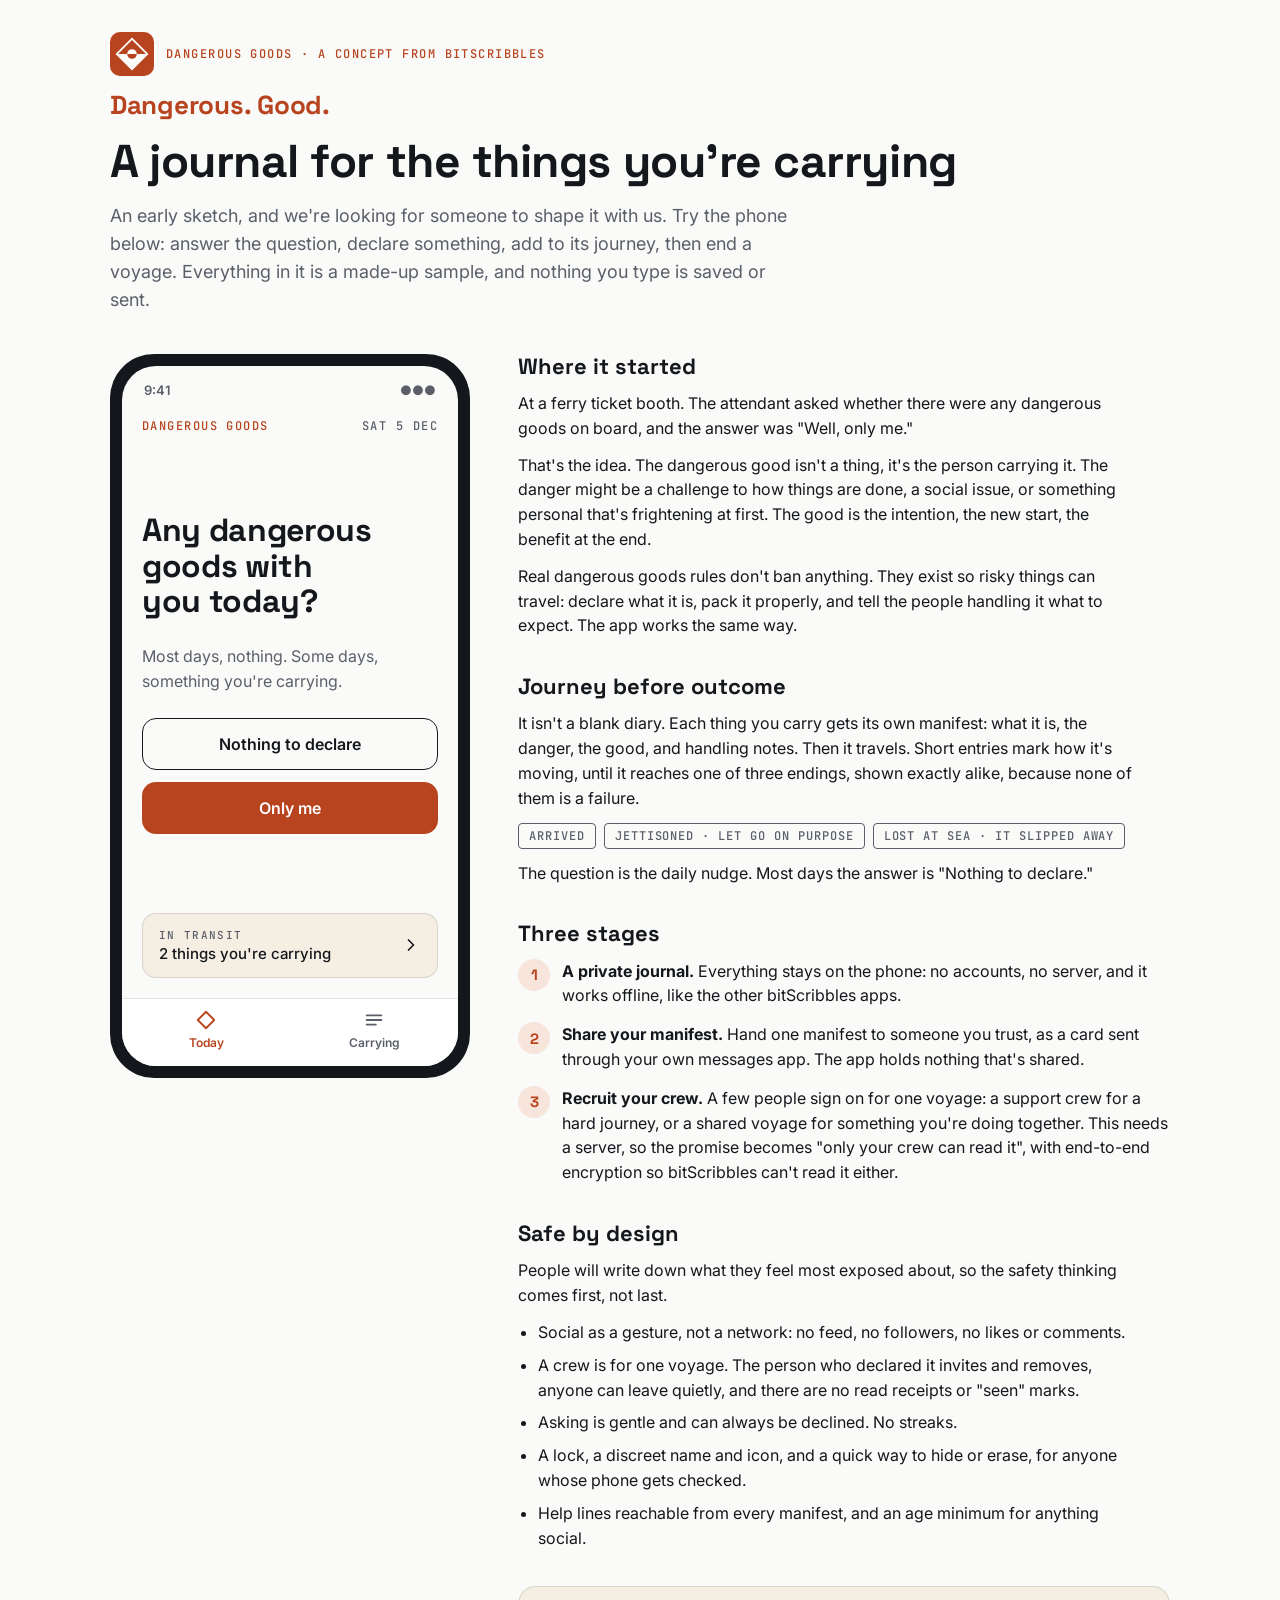
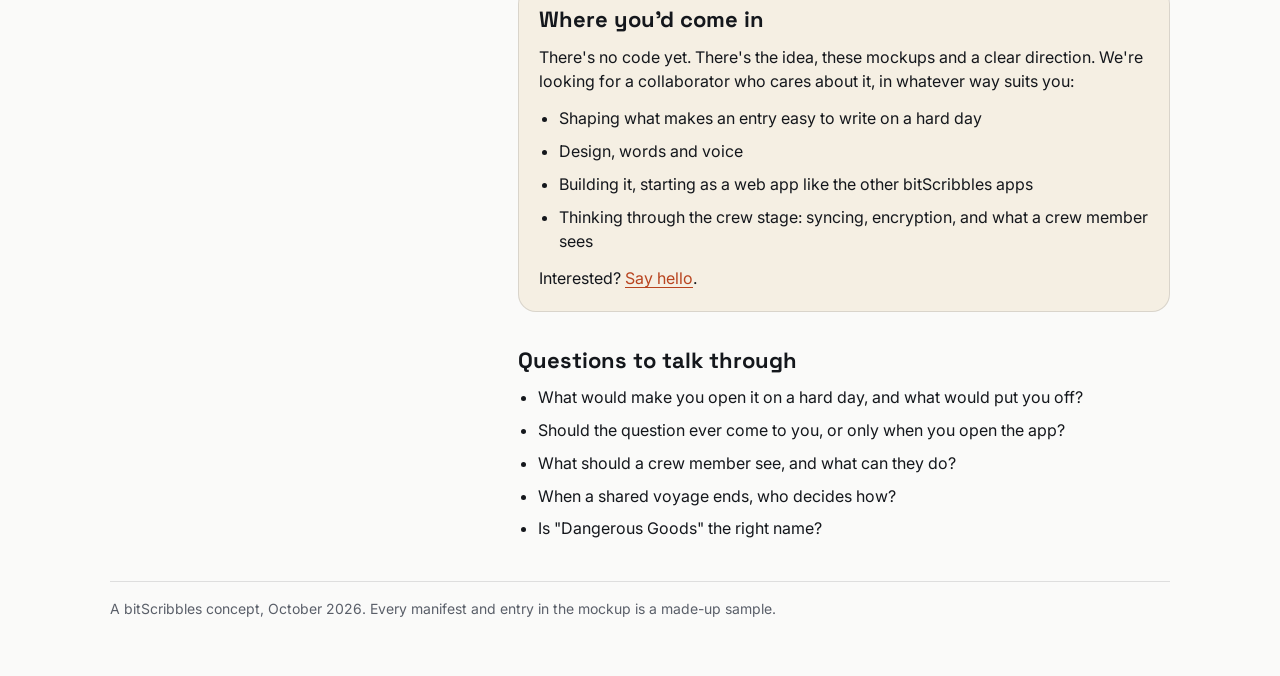
<file: preview/dangerous-goods/index.html>
<!doctype html>
<html lang="en">
<head>
<meta charset="utf-8">
<meta name="viewport" content="width=device-width, initial-scale=1, viewport-fit=cover">
<meta name="robots" content="noindex, nofollow">
<title>Dangerous Goods — a concept from bitScribbles</title>
<link rel="icon" href="/favicon.svg?v=2" type="image/svg+xml">
<link rel="preconnect" href="https://fonts.googleapis.com">
<link rel="stylesheet" href="https://fonts.googleapis.com/css2?family=Inter:ital,wght@0,400;0,600;1,400&family=JetBrains+Mono:wght@500&family=Space+Grotesk:wght@600;700&display=swap">
<style>
/* Layout: a working phone on the left, the thinking beside it; one column on phones. */
:root {
  --bg: #FAFAF9;
  --surface: #FFFFFF;
  --manila: #F5EFE3;       /* the paperwork: manifests, cards */
  --ink: #14171C;
  --muted: #5A5F69;
  --line: rgba(20, 23, 28, 0.12);
  --rust: #B8441F;         /* the app's colour: the danger half, main actions, stamps */
  --rust-soft: #F7E4DB;
  --on-rust: #FFFFFF;
  --phone: #14171C;
  --display: "Space Grotesk", "Segoe UI", system-ui, sans-serif;
  --body: "Inter", "Segoe UI", system-ui, sans-serif;
  --mono: "JetBrains Mono", ui-monospace, Menlo, monospace;
}
@media (prefers-color-scheme: dark) { :root:not([data-theme="light"]) {
  --bg: #131519; --surface: #1C1F24; --manila: #26231E; --ink: #F2F1EE; --muted: #A7ABB3; --line: rgba(242,241,238,0.14);
  --rust: #E07A55; --rust-soft: #3A231B; --on-rust: #1A0D07; --phone: #050608;
  color-scheme: dark; } }
:root[data-theme="dark"] {
  --bg: #131519; --surface: #1C1F24; --manila: #26231E; --ink: #F2F1EE; --muted: #A7ABB3; --line: rgba(242,241,238,0.14);
  --rust: #E07A55; --rust-soft: #3A231B; --on-rust: #1A0D07; --phone: #050608;
  color-scheme: dark; }

* { box-sizing: border-box; }
[hidden] { display: none !important; }
body { margin: 0; background: var(--bg); color: var(--ink); font: 16px/1.55 var(--body);
  padding-left: max(16px, env(safe-area-inset-left, 0px)); padding-right: max(16px, env(safe-area-inset-right, 0px)); padding-block: 32px 56px; }
.wrap { max-width: 1060px; margin: 0 auto; display: grid; gap: 40px; }
h1, h2, h3 { font-family: var(--display); text-wrap: balance; margin: 0; line-height: 1.15; }
h1 { font-size: clamp(30px, 5vw, 46px); font-weight: 700; letter-spacing: -0.01em; }
h2 { font-size: 22px; font-weight: 700; }
h3 { font-size: 17px; font-weight: 700; }
p { margin: 0; }
a { color: var(--rust); text-underline-offset: 3px; }
:focus-visible { outline: 3px solid var(--rust); outline-offset: 2px; }
[tabindex="-1"]:focus { outline: none; }
header { display: grid; gap: 14px; }
.eyebrow { display: flex; align-items: center; gap: 12px; font: 500 12px var(--mono); letter-spacing: 0.12em; text-transform: uppercase; color: var(--rust); }
.eyebrow svg { width: 44px; height: 44px; flex: none; }
.lead { font-size: 18px; color: var(--muted); max-width: 62ch; }
.tagline { font: 700 clamp(22px, 3vw, 26px)/1.2 var(--display); color: var(--rust); letter-spacing: -0.01em; }

.main { display: grid; grid-template-columns: minmax(0, 360px) minmax(0, 1fr); gap: 48px; align-items: start; }
@media (max-width: 820px) { .main { grid-template-columns: minmax(0, 1fr); } .phone { margin: 0 auto; } }

/* Phone */
.phone { width: 100%; max-width: 360px; background: var(--phone); border-radius: 44px; padding: 12px; position: sticky; top: calc(env(safe-area-inset-top, 0px) + 16px); }
@media (max-width: 820px) { .phone { position: static; } }
.screen { background: var(--bg); border-radius: 34px; height: 700px; display: flex; flex-direction: column; overflow: hidden; }
.bar { display: flex; justify-content: space-between; padding: 14px 22px 4px; font-size: 13px; font-weight: 600; color: var(--muted); }
.view { flex: 1; overflow-y: auto; padding: 8px 20px 20px; display: flex; flex-direction: column; gap: 16px; }
.tabs { display: grid; grid-template-columns: 1fr 1fr; border-top: 1px solid var(--line); background: var(--surface); padding-bottom: 10px; }
.tabs button { background: none; border: 0; font: 600 12px var(--body); color: var(--muted); padding: 10px 4px 6px; display: grid; justify-items: center; gap: 4px; cursor: pointer; min-height: 48px; }
.tabs svg { width: 22px; height: 22px; }
.tabs button[aria-current="page"] { color: var(--rust); }

.topline { display: flex; justify-content: space-between; font: 500 12px var(--mono); letter-spacing: 0.12em; color: var(--muted); padding-top: 6px; }
.topline .brand { color: var(--rust); }
.question { flex: 1; display: flex; flex-direction: column; justify-content: center; gap: 24px; }
.q-title { font-size: 32px; line-height: 1.12; letter-spacing: -0.01em; }
.stack { display: grid; gap: 12px; }
.btn { min-height: 52px; border-radius: 14px; font: 600 16px var(--body); cursor: pointer; padding: 12px 16px; width: 100%; }
.btn-primary { background: var(--rust); color: var(--on-rust); border: 0; }
.btn-outline { background: transparent; color: var(--ink); border: 1.5px solid var(--ink); display: flex; align-items: center; justify-content: center; gap: 8px; }
.btn-outline svg { width: 18px; height: 18px; }
.stamp { display: inline-block; transform: rotate(-5deg); border: 2px solid var(--rust); border-radius: 4px; padding: 3px 8px; font: 500 11px var(--mono); letter-spacing: 0.1em; color: var(--rust); justify-self: start; align-self: flex-start; white-space: nowrap; }
.stamp.ended { border-color: var(--muted); color: var(--muted); }
.cleared { display: grid; gap: 10px; background: var(--manila); border-radius: 16px; padding: 16px; }
.linkbtn { background: none; border: 0; padding: 6px 0; font: 600 14px var(--body); color: var(--rust); cursor: pointer; text-decoration: underline; text-underline-offset: 3px; justify-self: start; align-self: flex-start; min-height: 44px; }
.transit-card { display: flex; justify-content: space-between; align-items: center; gap: 8px; width: 100%; text-align: left; padding: 14px 16px; border-radius: 14px; background: var(--manila); border: 1px solid var(--line); color: var(--ink); font: 500 15px var(--body); cursor: pointer; }
.transit-card small { display: block; font: 500 11px var(--mono); letter-spacing: 0.12em; color: var(--muted); margin-bottom: 2px; }
.transit-card svg { width: 20px; height: 20px; flex: none; }
.back { align-self: flex-start; background: none; border: 0; display: flex; align-items: center; gap: 4px; font: 600 15px var(--body); color: var(--ink); padding: 0; min-height: 44px; cursor: pointer; }
.back svg { width: 20px; height: 20px; }

.field { display: grid; gap: 6px; }
.field label, .label-mono { font: 500 11px var(--mono); letter-spacing: 0.12em; text-transform: uppercase; color: var(--muted); }
.field input, .field textarea { width: 100%; font: 16px/1.4 var(--body); padding: 10px 12px; border-radius: 12px; border: 1px solid var(--line); background: var(--surface); color: var(--ink); }
.field textarea { resize: vertical; min-height: 64px; }
.error { color: var(--rust); font-size: 14px; font-weight: 600; min-height: 1.2em; }
.sample { font-size: 12px; color: var(--muted); font-style: italic; }
.meta { font-size: 14px; color: var(--muted); }
.live { font-size: 13px; color: var(--muted); min-height: 1.2em; }

.list { display: grid; gap: 12px; }
.good { display: grid; gap: 10px; width: 100%; text-align: left; padding: 14px 16px; border-radius: 16px; background: var(--manila); border: 1px solid var(--line); color: var(--ink); font: inherit; cursor: pointer; }
.good.past { background: transparent; }
.good-top { display: flex; gap: 12px; align-items: center; }
.good-top svg { flex: none; }
.good-title { font-weight: 600; font-size: 15px; line-height: 1.3; }
.good-meta { font: 500 11px var(--mono); letter-spacing: 0.08em; color: var(--muted); }
.track { display: flex; align-items: center; }
.track .dot { width: 10px; height: 10px; border-radius: 50%; border: 1.5px solid var(--muted); flex: none; }
.track .dot.on { background: var(--rust); border-color: var(--rust); }
.track .seg { flex: 1; height: 2px; background: var(--line); }
.track .seg.on { background: var(--rust); }
.track.done .dot.on { background: var(--muted); border-color: var(--muted); }
.track.done .seg.on { background: var(--muted); }
.track-labels { display: flex; justify-content: space-between; font: 500 10px var(--mono); letter-spacing: 0.08em; color: var(--muted); margin-top: 6px; text-transform: uppercase; }

.manifest { background: var(--manila); border: 1px solid var(--line); border-radius: 16px; padding: 18px; display: grid; gap: 14px; }
.m-head { display: flex; justify-content: space-between; align-items: flex-start; gap: 8px; }
.m-id { font: 500 11px var(--mono); letter-spacing: 0.12em; color: var(--muted); padding-top: 4px; }
.m-title { display: flex; gap: 14px; align-items: center; }
.m-title svg { width: 88px; height: 88px; flex: none; }
.m-title h3 { font-size: 18px; line-height: 1.25; }
.m-cls { display: block; font: 500 11px var(--mono); letter-spacing: 0.08em; color: var(--muted); text-transform: uppercase; margin-top: 6px; }
.m-field { display: grid; gap: 4px; padding-top: 10px; border-top: 1px solid var(--line); }
.m-field span { font: 500 11px var(--mono); letter-spacing: 0.12em; color: var(--muted); }
.m-field p { font-size: 15px; line-height: 1.45; white-space: pre-line; }
.m-track { padding-top: 12px; border-top: 1px solid var(--line); }
.journey { list-style: none; margin: 0; padding: 0; display: grid; }
.journey li { display: grid; grid-template-columns: 52px 1fr; gap: 10px; padding: 10px 0; border-bottom: 1px solid var(--line); font-size: 15px; line-height: 1.45; white-space: pre-line; }
.journey time { font: 500 11px var(--mono); letter-spacing: 0.08em; color: var(--muted); padding-top: 3px; white-space: nowrap; }
.note { background: var(--rust-soft); border-radius: 14px; padding: 12px 14px; font-size: 14px; display: grid; gap: 10px; }
.mini { background: var(--surface); border: 1px solid var(--line); border-radius: 12px; padding: 12px; display: grid; gap: 6px; }
.mini b { font-family: var(--display); font-size: 15px; }
.ends { display: grid; gap: 8px; }
.ends button { text-align: left; background: var(--surface); border: 1px solid var(--line); border-radius: 14px; padding: 10px 14px; color: var(--ink); font: inherit; cursor: pointer; display: grid; gap: 2px; min-height: 48px; }
.ends b { font-family: var(--display); font-size: 16px; }
.ends span { font-size: 13px; color: var(--muted); }

/* The thinking column */
.side { display: grid; gap: 36px; min-width: 0; }
.side section { display: grid; gap: 12px; }
.side p { max-width: 62ch; }
.steps { display: grid; gap: 14px; margin: 0; padding: 0; list-style: none; counter-reset: s; }
.steps li { display: grid; grid-template-columns: 32px 1fr; gap: 12px; counter-increment: s; }
.steps li::before { content: counter(s); width: 32px; height: 32px; border-radius: 50%; background: var(--rust-soft); color: var(--rust); font: 700 15px var(--display); display: grid; place-items: center; }
.points, .questions { margin: 0; padding-left: 20px; display: grid; gap: 8px; max-width: 62ch; }
.endings { display: flex; flex-wrap: wrap; gap: 8px; }
.endings span { font: 500 12px var(--mono); letter-spacing: 0.08em; border: 1.5px solid var(--muted); color: var(--muted); border-radius: 4px; padding: 4px 10px; }
.cta { background: var(--manila); border: 1px solid var(--line); border-radius: 18px; padding: 20px; display: grid; gap: 10px; }
footer { color: var(--muted); font-size: 14px; border-top: 1px solid var(--line); padding-top: 16px; }
</style>
</head>
<body>
<div class="wrap">
  <header>
    <span class="eyebrow">
      <svg viewBox="0 0 512 512" aria-hidden="true"><rect width="512" height="512" rx="115" fill="#B8441F"/><polygon points="256,64 448,256 256,448 64,256" fill="#FAFAF9"/><polygon points="256,94 418,256 94,256" fill="#B8441F"/><path d="M200,256 A56,56 0 0 1 312,256 Z" fill="#FAFAF9"/><path d="M200,256 A56,56 0 0 0 312,256 Z" fill="#B8441F"/></svg>
      Dangerous Goods · a concept from bitScribbles
    </span>
    <p class="tagline">Dangerous. Good.</p>
    <h1>A journal for the things you're carrying</h1>
    <p class="lead">An early sketch, and we're looking for someone to shape it with us. Try the phone below: answer the question, declare something, add to its journey, then end a voyage. Everything in it is a made-up sample, and nothing you type is saved or sent.</p>
  </header>

  <div class="main">
    <div class="phone" aria-label="App mockup">
      <div class="screen">
        <div class="bar"><span>9:41</span><span aria-hidden="true">●●●</span></div>

        <!-- Today: the question -->
        <div class="view" id="v-today">
          <div class="topline"><span class="brand">DANGEROUS GOODS</span><span id="todayDate"></span></div>
          <div class="question">
            <h2 class="q-title" tabindex="-1">Any dangerous goods with you today?</h2>
            <p class="meta" style="font-size:16px">Most days, nothing. Some days, something you're carrying.</p>
            <div class="stack" id="answers">
              <button class="btn btn-outline" id="nothingBtn" type="button">Nothing to declare</button>
              <button class="btn btn-primary" id="onlyMeBtn" type="button">Only me</button>
            </div>
            <div class="cleared" id="cleared" hidden>
              <span class="stamp" id="clearedStamp"></span>
              <p>Nothing to declare. Safe travels.</p>
              <button class="linkbtn" id="somethingBtn" type="button">Actually, there's something</button>
            </div>
          </div>
          <button class="transit-card" id="transitCard" type="button">
            <span><small>IN TRANSIT</small><span id="transitText"></span></span>
            <svg viewBox="0 0 24 24" fill="none" stroke="currentColor" stroke-width="2" stroke-linecap="round" stroke-linejoin="round" aria-hidden="true"><path d="M9 6l6 6-6 6"/></svg>
          </button>
        </div>

        <!-- Only me: new, or one already carried? -->
        <div class="view" id="v-which" hidden>
          <button class="back" type="button" data-go="today"><svg viewBox="0 0 24 24" fill="none" stroke="currentColor" stroke-width="2" stroke-linecap="round" stroke-linejoin="round" aria-hidden="true"><path d="M15 6l-6 6 6 6"/></svg>Today</button>
          <h2 tabindex="-1">Something new, or something you're already carrying?</h2>
          <div class="list" id="whichList"></div>
          <button class="btn btn-primary" type="button" data-go="declare">Declare something new</button>
        </div>

        <!-- Declare -->
        <div class="view" id="v-declare" hidden>
          <button class="back" type="button" data-go="today"><svg viewBox="0 0 24 24" fill="none" stroke="currentColor" stroke-width="2" stroke-linecap="round" stroke-linejoin="round" aria-hidden="true"><path d="M15 6l-6 6 6 6"/></svg>Today</button>
          <h2 tabindex="-1">Declare it</h2>
          <p class="meta">Write as much or as little as you like. Only the first line is needed.</p>
          <form id="declareForm" class="stack" novalidate>
            <div class="field"><label for="fTitle">What you're carrying</label><input id="fTitle" autocomplete="off" placeholder="e.g. Asking for a raise"></div>
            <div class="field"><label for="fCls">Class · in your own words</label><input id="fCls" autocomplete="off" placeholder="e.g. A conversation with my boss"></div>
            <div class="field"><label for="fDanger">Danger · to whom, to what</label><textarea id="fDanger"></textarea></div>
            <div class="field"><label for="fGood">Good · what it could start</label><textarea id="fGood"></textarea></div>
            <div class="field"><label for="fNotes">Handling notes</label><textarea id="fNotes" placeholder="Who needs to know? What would make it safer?"></textarea></div>
            <p class="error" id="declareError" aria-live="polite"></p>
            <button class="btn btn-primary" type="submit">Declare it</button>
            <p class="sample">Mockup: nothing you type is saved or sent.</p>
          </form>
        </div>

        <!-- Carrying -->
        <div class="view" id="v-carry" hidden>
          <h2 tabindex="-1" style="font-size:28px">What you're carrying</h2>
          <p class="meta" style="margin-top:-8px">Journey before outcome.</p>
          <span class="label-mono" id="openCount"></span>
          <p class="meta" id="openEmpty" hidden>Nothing in transit right now.</p>
          <div class="list" id="openList"></div>
          <span class="label-mono" id="pastCount" style="padding-top:6px"></span>
          <div class="list" id="pastList"></div>
          <button class="linkbtn" type="button" data-go="declare">Declare something new</button>
        </div>

        <!-- One manifest -->
        <div class="view" id="v-manifest" hidden>
          <button class="back" type="button" data-go="carry"><svg viewBox="0 0 24 24" fill="none" stroke="currentColor" stroke-width="2" stroke-linecap="round" stroke-linejoin="round" aria-hidden="true"><path d="M15 6l-6 6 6 6"/></svg>Carrying</button>
          <h2 class="label-mono" tabindex="-1" style="font-family:var(--mono)">Manifest</h2>
          <article class="manifest" id="mCard"></article>
          <h3>The journey</h3>
          <ol class="journey" id="mJourney"></ol>
          <p class="meta" id="mNoEntries">No entries yet. Add one as it moves.</p>
          <div class="stack" id="entryBox">
            <div class="field"><label for="entryText">Add to the journey</label><textarea id="entryText" placeholder="What happened? How does it feel now?"></textarea></div>
            <button class="btn btn-primary" id="addEntry" type="button">Add entry</button>
          </div>
          <p class="live" id="mLive" aria-live="polite"></p>
          <button class="btn btn-outline" id="shareBtn" type="button" aria-expanded="false" aria-controls="shareNote">
            <svg viewBox="0 0 24 24" fill="none" stroke="currentColor" stroke-width="2" stroke-linecap="round" stroke-linejoin="round" aria-hidden="true"><path d="M12 3v12"/><path d="M7 8l5-5 5 5"/><path d="M5 13v6a2 2 0 0 0 2 2h10a2 2 0 0 0 2-2v-6"/></svg>
            Share your manifest
          </button>
          <div class="note" id="shareNote" hidden>
            <p>In the app, this turns the manifest into a card and opens your own messages app, so you choose who gets it. The app keeps no copy, and bitScribbles never sees it. Like a letter, the person you give it to could still show it to others.</p>
            <div class="mini"><span class="stamp">HANDLE WITH CARE</span><span class="meta">You've been handed a manifest.</span><b id="miniTitle"></b></div>
          </div>
          <button class="linkbtn" id="endBtn" type="button" aria-expanded="false" aria-controls="endChoices">End this voyage</button>
          <div class="ends" id="endChoices" hidden>
            <button type="button" data-end="arrived"><b>Arrived</b><span>It got where it was going.</span></button>
            <button type="button" data-end="jettisoned"><b>Jettisoned</b><span>You chose to let it go.</span></button>
            <button type="button" data-end="lost"><b>Lost at sea</b><span>It slipped away. That happens.</span></button>
          </div>
          <p class="meta" id="endedLine" hidden>This voyage has ended. It stays under Past voyages.</p>
          <button class="linkbtn" id="helpBtn" type="button" aria-expanded="false" aria-controls="helpNote">Need help now?</button>
          <p class="note" id="helpNote" hidden>In the app, this opens support and crisis lines for where you are. It's on every manifest.</p>
        </div>

        <nav class="tabs" aria-label="App sections">
          <button id="t-today" type="button" data-go="today" aria-current="page">
            <svg viewBox="0 0 24 24" fill="none" stroke="currentColor" stroke-width="2" stroke-linejoin="round" aria-hidden="true"><path d="M12 3l9 9-9 9-9-9z"/></svg>Today</button>
          <button id="t-carry" type="button" data-go="carry">
            <svg viewBox="0 0 24 24" fill="none" stroke="currentColor" stroke-width="2" stroke-linecap="round" aria-hidden="true"><path d="M4 7h16M4 12h16M4 17h10"/></svg>Carrying</button>
        </nav>
      </div>
    </div>

    <div class="side">
      <section>
        <h2>Where it started</h2>
        <p>At a ferry ticket booth. The attendant asked whether there were any dangerous goods on board, and the answer was "Well, only me."</p>
        <p>That's the idea. The dangerous good isn't a thing, it's the person carrying it. The danger might be a challenge to how things are done, a social issue, or something personal that's frightening at first. The good is the intention, the new start, the benefit at the end.</p>
        <p>Real dangerous goods rules don't ban anything. They exist so risky things can travel: declare what it is, pack it properly, and tell the people handling it what to expect. The app works the same way.</p>
      </section>

      <section>
        <h2>Journey before outcome</h2>
        <p>It isn't a blank diary. Each thing you carry gets its own manifest: what it is, the danger, the good, and handling notes. Then it travels. Short entries mark how it's moving, until it reaches one of three endings, shown exactly alike, because none of them is a failure.</p>
        <div class="endings" aria-label="The three endings"><span>ARRIVED</span><span>JETTISONED · LET GO ON PURPOSE</span><span>LOST AT SEA · IT SLIPPED AWAY</span></div>
        <p>The question is the daily nudge. Most days the answer is "Nothing to declare."</p>
      </section>

      <section>
        <h2>Three stages</h2>
        <ol class="steps">
          <li><p><b>A private journal.</b> Everything stays on the phone: no accounts, no server, and it works offline, like the other bitScribbles apps.</p></li>
          <li><p><b>Share your manifest.</b> Hand one manifest to someone you trust, as a card sent through your own messages app. The app holds nothing that's shared.</p></li>
          <li><p><b>Recruit your crew.</b> A few people sign on for one voyage: a support crew for a hard journey, or a shared voyage for something you're doing together. This needs a server, so the promise becomes "only your crew can read it", with end-to-end encryption so bitScribbles can't read it either.</p></li>
        </ol>
      </section>

      <section>
        <h2>Safe by design</h2>
        <p>People will write down what they feel most exposed about, so the safety thinking comes first, not last.</p>
        <ul class="points">
          <li>Social as a gesture, not a network: no feed, no followers, no likes or comments.</li>
          <li>A crew is for one voyage. The person who declared it invites and removes, anyone can leave quietly, and there are no read receipts or "seen" marks.</li>
          <li>Asking is gentle and can always be declined. No streaks.</li>
          <li>A lock, a discreet name and icon, and a quick way to hide or erase, for anyone whose phone gets checked.</li>
          <li>Help lines reachable from every manifest, and an age minimum for anything social.</li>
        </ul>
      </section>

      <section class="cta">
        <h2>Where you'd come in</h2>
        <p>There's no code yet. There's the idea, these mockups and a clear direction. We're looking for a collaborator who cares about it, in whatever way suits you:</p>
        <ul class="points">
          <li>Shaping what makes an entry easy to write on a hard day</li>
          <li>Design, words and voice</li>
          <li>Building it, starting as a web app like the other bitScribbles apps</li>
          <li>Thinking through the crew stage: syncing, encryption, and what a crew member sees</li>
        </ul>
        <p>Interested? <a href="/contact.html">Say hello</a>.</p>
      </section>

      <section>
        <h2>Questions to talk through</h2>
        <ul class="questions">
          <li>What would make you open it on a hard day, and what would put you off?</li>
          <li>Should the question ever come to you, or only when you open the app?</li>
          <li>What should a crew member see, and what can they do?</li>
          <li>When a shared voyage ends, who decides how?</li>
          <li>Is "Dangerous Goods" the right name?</li>
        </ul>
      </section>
    </div>
  </div>

  <footer>A bitScribbles concept, October 2026. Every manifest and entry in the mockup is a made-up sample.</footer>
</div>

<script>
(function () {
  var MON = ['Jan', 'Feb', 'Mar', 'Apr', 'May', 'Jun', 'Jul', 'Aug', 'Sep', 'Oct', 'Nov', 'Dec'];
  var DOW = ['Sun', 'Mon', 'Tue', 'Wed', 'Thu', 'Fri', 'Sat'];
  var ENDS = { arrived: 'Arrived', jettisoned: 'Jettisoned', lost: 'Lost at sea' };
  function D(y, m, d) { return new Date(y, m, d); }
  var today = new Date(); today.setHours(0, 0, 0, 0);
  function stamp(d) { return d.getDate() + ' ' + MON[d.getMonth()].toUpperCase(); }
  function $(id) { return document.getElementById(id); }
  function el(tag, cls, text) { var e = document.createElement(tag); if (cls) e.className = cls; if (text != null) e.textContent = text; return e; }

  // Sample manifests (months count from 0: 9 is October).
  var goods = [
    { no: 5, title: 'Proposing a shared tool library at the strata meeting', cls: 'Changing how things are done',
      danger: 'Some neighbours like things as they are. I might end up the odd one out.',
      good: 'Fewer tools bought twice, and more neighbours who know each other.',
      notes: "Talk to Marg first. Bring a one-page plan. It's fine if it takes two meetings.",
      declared: D(2026, 9, 25), status: 'open', entries: [] },
    { no: 4, title: "Telling the family I won't host Christmas this year", cls: 'A conversation',
      danger: "It's been at our place for fifteen years. Someone may feel I'm walking away from it.",
      good: 'A quieter December for us, and room for someone else to start a tradition of their own.',
      notes: 'Tell my sister first. Say it early, not in December. Offer to bring dessert wherever it lands.',
      declared: D(2026, 9, 8), status: 'open', entries: [
        { d: D(2026, 9, 12), t: 'Told my sister first. She laughed and said it was about time.' },
        { d: D(2026, 9, 18), t: "Wrote out what I want to say to Mum. Haven't sent it." },
        { d: D(2026, 9, 22), t: 'Said it at Sunday dinner. Quiet for a minute, then Dad offered to do the turkey.' }] },
    { no: 3, title: 'Signing up for the evening pottery class', cls: 'Something new for me',
      danger: "I'll be the beginner in a room of people who know what they're doing.",
      good: 'Something with my hands that has nothing to do with a screen.',
      notes: 'Go to the first class before deciding anything.',
      declared: D(2026, 7, 4), status: 'arrived', ended: D(2026, 8, 15), entries: [
        { d: D(2026, 7, 10), t: 'Signed up and paid, so no backing out.' },
        { d: D(2026, 7, 24), t: 'First class. My bowl looked like an ashtray. Laughed about it with the woman next to me.' },
        { d: D(2026, 8, 15), t: 'Six weeks in. I look forward to Thursdays now.' }] },
    { no: 2, title: 'Running for the community association board', cls: 'Stepping up',
      danger: "Time I may not have, and arguments I may not enjoy.",
      good: 'A say in the plans for the park.',
      notes: 'Ask a current member what it really takes.',
      declared: D(2026, 6, 2), status: 'jettisoned', ended: D(2026, 7, 20), entries: [
        { d: D(2026, 6, 15), t: 'Coffee with Raj from the board. Four meetings a month, not one.' },
        { d: D(2026, 7, 20), t: "Decided not to run this year. I'll help on the park committee instead." }] },
    { no: 1, title: 'Learning Spanish before the spring trip', cls: 'Something new for me',
      danger: 'Feeling foolish, and another app that nags me.',
      good: 'Being able to talk to people, not just order coffee.',
      notes: 'Ten minutes a day. Missing a day is fine.',
      declared: D(2026, 5, 1), status: 'lost', ended: D(2026, 6, 28), entries: [
        { d: D(2026, 5, 8), t: 'A week of ten minutes a day. Proud of that.' },
        { d: D(2026, 6, 28), t: "Haven't opened the book in a month. It drifted." }] }
  ];
  var nextNo = 6, current = null;

  function isOpen(g) { return !ENDS[g.status]; }
  function stage(g) { return isOpen(g) ? (g.entries.length ? 1 : 0) : 2; }
  function entriesText(n) { return n === 0 ? 'NO ENTRIES YET' : n + (n === 1 ? ' ENTRY' : ' ENTRIES'); }
  function statusLine(g) {
    var n = g.entries.length;
    if (!isOpen(g)) return ENDS[g.status].toUpperCase() + ' · ' + entriesText(n) + ' · ' + stamp(g.ended);
    if (!n) return 'DECLARED ' + stamp(g.declared) + ' · ' + entriesText(n);
    return 'IN TRANSIT · ' + entriesText(n) + ' · LAST ' + stamp(g.entries[n - 1].d);
  }
  function diamond(size, ended) {
    var c = ended ? 'var(--muted)' : 'var(--rust)';
    var s = el('span'); s.setAttribute('aria-hidden', 'true'); s.style.display = 'flex';
    s.innerHTML = '<svg width="' + size + '" height="' + size + '" viewBox="0 0 32 32"><polygon points="16,1 31,16 16,31 1,16" fill="' + c + '"/><polygon points="16,4 28,16 16,28 4,16" fill="var(--surface)"/><polygon points="16,4 28,16 4,16" fill="' + c + '"/></svg>';
    return s;
  }
  function bigLabel(ended) {
    var c = ended ? 'var(--muted)' : 'var(--rust)', t = ended ? 'var(--manila)' : 'var(--on-rust)';
    var s = el('span'); s.setAttribute('aria-hidden', 'true'); s.style.display = 'flex';
    s.innerHTML = '<svg viewBox="0 0 116 116"><polygon points="58,0 116,58 58,116 0,58" fill="' + c + '"/><polygon points="58,6 110,58 58,110 6,58" fill="var(--manila)"/><polygon points="58,6 110,58 6,58" fill="' + c + '"/>' +
      '<text x="58" y="46" text-anchor="middle" font-family="JetBrains Mono, monospace" font-size="10" font-weight="500" letter-spacing="1" fill="' + t + '">DANGER</text>' +
      '<text x="58" y="78" text-anchor="middle" font-family="JetBrains Mono, monospace" font-size="10" font-weight="500" letter-spacing="1" fill="' + c + '">GOOD</text></svg>';
    return s;
  }
  function track(g) {
    var st = stage(g), w = el('div', 'track' + (isOpen(g) ? '' : ' done'));
    w.setAttribute('aria-hidden', 'true');
    for (var i = 0; i < 3; i++) {
      w.appendChild(el('span', 'dot' + (i <= st ? ' on' : '')));
      if (i < 2) w.appendChild(el('span', 'seg' + (i < st ? ' on' : '')));
    }
    return w;
  }
  function byNewest(key) { return function (a, b) { return b[key] - a[key]; }; }
  function openGoods() { return goods.filter(isOpen).sort(byNewest('declared')); }

  // --- Navigation
  var TAB = { today: 'today', which: 'today', declare: 'today', carry: 'carry', manifest: 'carry' };
  function go(v, focus) {
    Object.keys(TAB).forEach(function (k) { $('v-' + k).hidden = k !== v; });
    ['today', 'carry'].forEach(function (t) {
      if (TAB[v] === t) $('t-' + t).setAttribute('aria-current', 'page'); else $('t-' + t).removeAttribute('aria-current');
    });
    if (v === 'today') renderToday();
    if (v === 'which') renderWhich();
    if (v === 'carry') renderCarry();
    $('v-' + v).scrollTop = 0;
    if (focus !== false) { var h = $('v-' + v).querySelector('h2'); if (h) h.focus(); }
  }
  document.querySelectorAll('[data-go]').forEach(function (b) {
    b.addEventListener('click', function () { go(b.getAttribute('data-go')); });
  });

  // --- Today
  $('todayDate').textContent = DOW[today.getDay()].toUpperCase() + ' ' + stamp(today);
  function renderToday() {
    var n = openGoods().length;
    $('transitCard').hidden = n === 0;
    $('transitText').textContent = n + (n === 1 ? " thing you're carrying" : " things you're carrying");
  }
  function onlyMe() { if (openGoods().length) go('which'); else go('declare'); }
  $('onlyMeBtn').addEventListener('click', onlyMe);
  $('somethingBtn').addEventListener('click', onlyMe);
  $('nothingBtn').addEventListener('click', function () {
    $('answers').hidden = true; $('cleared').hidden = false;
    $('clearedStamp').textContent = 'CLEARED · ' + stamp(today);
  });
  $('transitCard').addEventListener('click', function () { go('carry'); });

  // --- New, or one already carried?
  function goodButton(g, onPick) {
    var b = el('button', 'good' + (isOpen(g) ? '' : ' past')); b.type = 'button';
    var top = el('span', 'good-top');
    top.appendChild(diamond(isOpen(g) ? 30 : 24, !isOpen(g)));
    top.appendChild(el('span', 'good-title', g.title));
    b.appendChild(top);
    if (isOpen(g)) b.appendChild(track(g));
    b.appendChild(el('span', 'good-meta', statusLine(g)));
    b.addEventListener('click', onPick);
    return b;
  }
  function renderWhich() {
    var list = $('whichList'); list.innerHTML = '';
    openGoods().forEach(function (g) {
      list.appendChild(goodButton(g, function () { openManifest(g, true); }));
    });
  }

  // --- Declare
  $('declareForm').addEventListener('submit', function (e) {
    e.preventDefault();
    var title = $('fTitle').value.trim();
    if (!title) { $('declareError').textContent = "Name what you're carrying first. A few words is plenty."; $('fTitle').focus(); return; }
    var g = { no: nextNo++, title: title, cls: $('fCls').value.trim(), danger: $('fDanger').value.trim(),
      good: $('fGood').value.trim(), notes: $('fNotes').value.trim(), declared: new Date(today.getTime()), status: 'open', entries: [] };
    goods.push(g);
    $('declareForm').reset(); $('declareError').textContent = '';
    openManifest(g, false);
    $('mLive').textContent = 'Declared. It travels with you now.';
  });

  // --- Carrying
  function renderCarry() {
    var open = openGoods(), past = goods.filter(function (g) { return !isOpen(g); }).sort(byNewest('ended'));
    $('openCount').textContent = 'CARRYING · ' + open.length;
    $('pastCount').textContent = 'PAST VOYAGES · ' + past.length;
    $('openEmpty').hidden = open.length > 0;
    [['openList', open], ['pastList', past]].forEach(function (pair) {
      var list = $(pair[0]); list.innerHTML = '';
      pair[1].forEach(function (g) { list.appendChild(goodButton(g, function () { openManifest(g, false); })); });
    });
  }

  // --- One manifest
  function field(label, text) {
    var f = el('div', 'm-field'); f.appendChild(el('span', null, label)); f.appendChild(el('p', null, text)); return f;
  }
  function renderManifest() {
    var g = current, ended = !isOpen(g), card = $('mCard');
    card.innerHTML = '';
    var head = el('div', 'm-head');
    head.appendChild(el('span', 'm-id', 'No. ' + ('00' + g.no).slice(-3)));
    head.appendChild(el('span', 'stamp' + (ended ? ' ended' : ''), (ended ? ENDS[g.status].toUpperCase() : 'DECLARED') + ' · ' + stamp(ended ? g.ended : g.declared)));
    card.appendChild(head);
    var t = el('div', 'm-title'); t.appendChild(bigLabel(ended));
    var tt = el('div'); tt.appendChild(el('h3', null, g.title));
    if (g.cls) tt.appendChild(el('span', 'm-cls', 'Class · ' + g.cls));
    t.appendChild(tt); card.appendChild(t);
    if (g.danger) card.appendChild(field('DANGER · TO WHOM, TO WHAT', g.danger));
    if (g.good) card.appendChild(field('GOOD · WHAT IT COULD START', g.good));
    if (g.notes) card.appendChild(field('HANDLING NOTES', g.notes));
    var tr = el('div', 'm-track'); tr.appendChild(track(g));
    var labels = el('div', 'track-labels');
    labels.appendChild(el('span', null, 'Declared')); labels.appendChild(el('span', null, 'In transit'));
    labels.appendChild(el('span', null, ended ? ENDS[g.status] : 'Destination'));
    tr.appendChild(labels); card.appendChild(tr);

    var j = $('mJourney'); j.innerHTML = '';
    g.entries.forEach(function (en) {
      var li = el('li'); var tm = el('time', null, stamp(en.d)); tm.dateTime = en.d.toISOString().slice(0, 10);
      li.appendChild(tm); li.appendChild(el('span', null, en.t)); j.appendChild(li);
    });
    j.hidden = g.entries.length === 0;
    $('mNoEntries').hidden = g.entries.length > 0;
    $('entryBox').hidden = ended;
    $('endBtn').hidden = ended; $('endedLine').hidden = !ended;
    $('miniTitle').textContent = g.title;
  }
  function openManifest(g, focusEntry) {
    current = g;
    ['shareNote', 'endChoices', 'helpNote'].forEach(function (id) { $(id).hidden = true; });
    ['shareBtn', 'endBtn', 'helpBtn'].forEach(function (id) { $(id).setAttribute('aria-expanded', 'false'); });
    $('mLive').textContent = ''; $('entryText').value = '';
    renderManifest();
    go('manifest', !focusEntry);
    if (focusEntry) $('entryText').focus();
  }
  $('addEntry').addEventListener('click', function () {
    var text = $('entryText').value.trim();
    if (!text) { $('mLive').textContent = 'Write a few words first.'; $('entryText').focus(); return; }
    current.entries.push({ d: new Date(today.getTime()), t: text });
    $('entryText').value = '';
    renderManifest();
    $('mLive').textContent = 'Added to the journey.';
  });
  function toggle(btnId, boxId) {
    $(btnId).addEventListener('click', function () {
      var show = $(boxId).hidden; $(boxId).hidden = !show; $(btnId).setAttribute('aria-expanded', String(show));
    });
  }
  toggle('shareBtn', 'shareNote'); toggle('endBtn', 'endChoices'); toggle('helpBtn', 'helpNote');
  document.querySelectorAll('#endChoices button').forEach(function (b) {
    b.addEventListener('click', function () {
      current.status = b.getAttribute('data-end'); current.ended = new Date(today.getTime());
      $('endChoices').hidden = true;
      renderManifest();
      $('mLive').textContent = ENDS[current.status] + '. It stays with your past voyages.';
    });
  });

  go('today', false);
})();
</script>

</body>
</html>
</file>
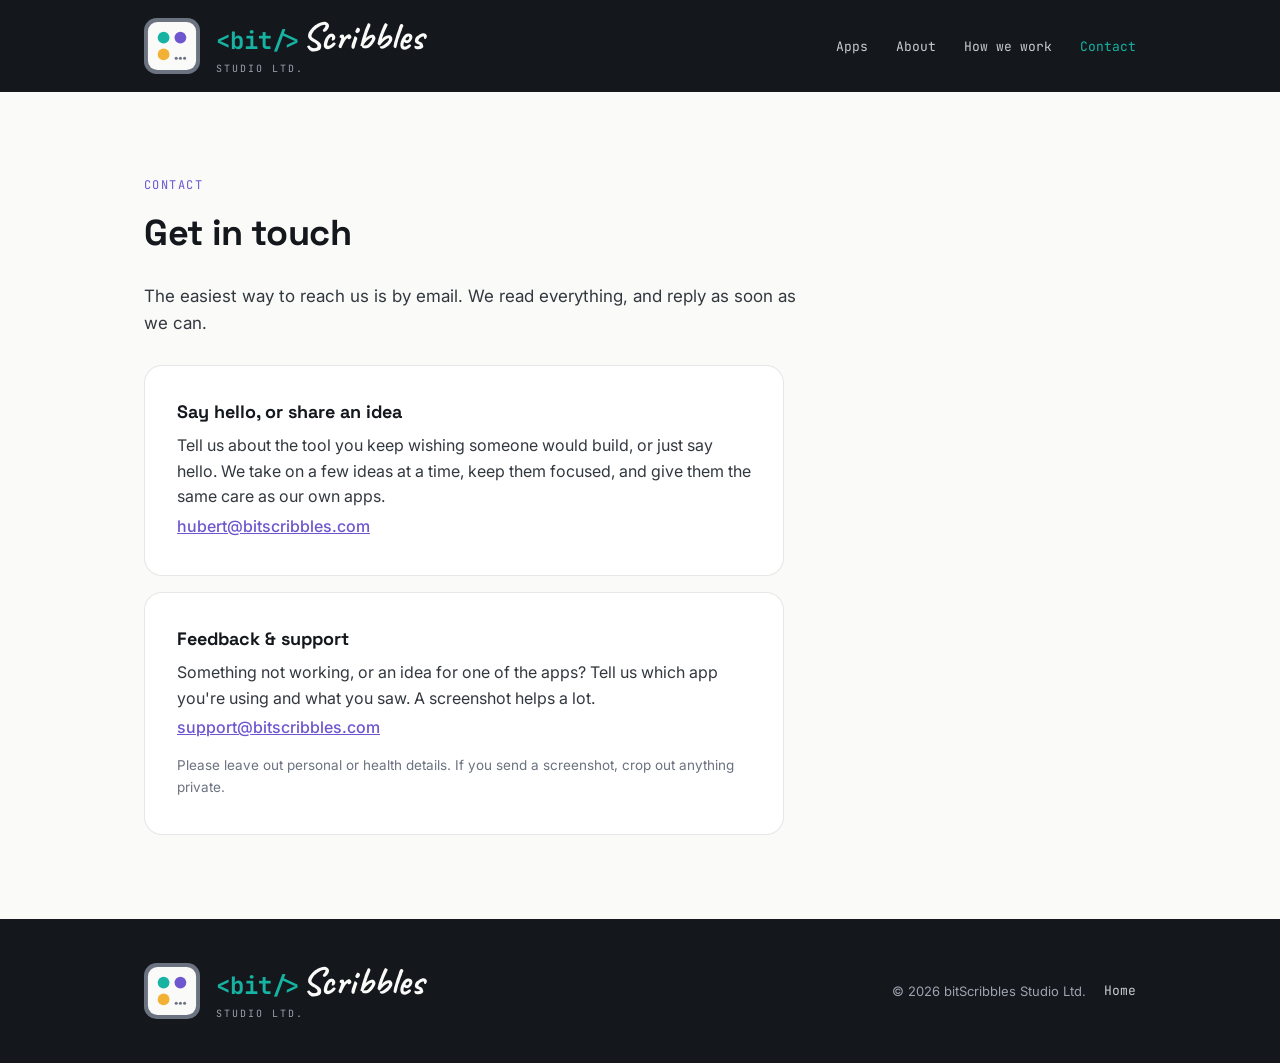
<file: contact.html>
<!DOCTYPE html>
<html lang="en">
<head>
<meta charset="UTF-8">
<meta name="viewport" content="width=device-width, initial-scale=1">
<title>Contact — bitScribbles</title>
<meta name="description" content="Get in touch with bitScribbles: questions, feedback and support.">
<meta property="og:type" content="website">
<meta property="og:site_name" content="bitScribbles Studio Ltd.">
<meta property="og:title" content="Contact — bitScribbles">
<meta property="og:description" content="Get in touch with bitScribbles: questions, feedback and support.">
<meta property="og:url" content="https://bitscribbles.com/contact">
<meta property="og:image" content="https://bitscribbles.com/og-image.png">
<meta property="og:image:width" content="1200">
<meta property="og:image:height" content="630">
<meta property="og:image:alt" content="The bitScribbles symbol and wordmark: Small apps, carefully made. Every one starts as a scribble.">
<meta name="twitter:card" content="summary_large_image">
<link rel="icon" href="favicon.svg?v=2" type="image/svg+xml">
<link rel="icon" href="favicon-32.png?v=2" sizes="32x32" type="image/png">
<link rel="alternate icon" href="favicon.ico?v=2">
<link rel="apple-touch-icon" href="apple-touch-icon.png?v=2">
<link rel="stylesheet" href="styles.css">
</head>
<body>

<header class="site on-ink">
  <div class="wrap">
    <a class="brand" href="index.html" aria-label="bitScribbles Studio Ltd. home"><img class="brand-symbol" src="favicon.svg?v=2" alt="" width="56" height="56"><span class="wordmark lockup"><span class="wm"><span class="bit">&lt;bit/&gt;</span><span class="scr">Scribbles</span></span><span class="studio">Studio Ltd.</span></span></a>
    <nav>
      <a href="index.html#apps">Apps</a>
      <a href="index.html#about">About</a>
      <a href="index.html#how-we-work">How we work</a>
      <a href="contact.html" aria-current="page">Contact</a>
    </nav>
  </div>
</header>

<section>
  <div class="wrap">
    <div class="eyebrow">Contact</div>
    <h2>Get in touch</h2>
    <p class="lead">The easiest way to reach us is by email. We read everything, and reply as soon as we can.</p>

    <div class="contact-card">
      <h3>Say hello, or share an idea</h3>
      <p>Tell us about the tool you keep wishing someone would build, or just say hello. We take on a few ideas at a time, keep them focused, and give them the same care as our own apps.</p>
      <p><a href="mailto:hubert@bitscribbles.com">hubert@bitscribbles.com</a></p>
    </div>

    <div class="contact-card">
      <h3>Feedback &amp; support</h3>
      <p>Something not working, or an idea for one of the apps? Tell us which app you're using and what you saw. A screenshot helps a lot.</p>
      <p><a href="mailto:support@bitscribbles.com">support@bitscribbles.com</a></p>
      <p class="note">Please leave out personal or health details. If you send a screenshot, crop out anything private.</p>
    </div>

    <!-- OPTIONAL: add a card here for GitHub, social profiles, etc. -->
  </div>
</section>

<footer>
  <div class="wrap">
    <div class="on-ink"><a class="brand" href="index.html" aria-label="bitScribbles Studio Ltd. home"><img class="brand-symbol" src="favicon.svg?v=2" alt="" width="56" height="56"><span class="wordmark lockup"><span class="wm"><span class="bit">&lt;bit/&gt;</span><span class="scr">Scribbles</span></span><span class="studio">Studio Ltd.</span></span></a></div>
    <div class="foot-meta"><span>© <span id="yr">2026</span> bitScribbles Studio Ltd.</span> <a href="index.html">Home</a></div>
  </div>
</footer>
<script>document.getElementById('yr').textContent = new Date().getFullYear();</script>
</body>
</html>
</file>
<file: styles.css>
@import url('https://fonts.googleapis.com/css2?family=JetBrains+Mono:wght@400;500;700&family=Caveat:wght@700&family=Space+Grotesk:wght@500;600;700&family=Inter:wght@400;500;600&display=swap');

:root{
  --ink:#14171C; --paper:#FAFAF9; --teal:#16B3A3; --purple:#6E56CF; --amber:#F2B134;
  --mid:#6B7280; --line:rgba(20,23,28,0.10); --card:#FFFFFF;
}
*{box-sizing:border-box;}
html{scroll-behavior:smooth;}
body{margin:0; background:var(--paper); color:var(--ink); font-family:'Inter',system-ui,sans-serif; line-height:1.6;}
a{color:inherit;}
.wrap{max-width:1040px; margin:0 auto; padding:0 24px;}

/* wordmark */
.wordmark{display:inline-flex; align-items:baseline; gap:2px; text-decoration:none; white-space:nowrap;}
.wordmark .bit{font-family:'JetBrains Mono',monospace; font-weight:700; color:var(--teal); font-size:20px;}
.wordmark .scr{font-family:'Caveat',cursive; font-weight:700; font-size:32.4px; line-height:1;}
.brand{display:flex; align-items:center; gap:16px; text-decoration:none;}
.brand-symbol{width:56px; height:56px; flex:none; display:block;}
.lockup{flex-direction:column; align-items:flex-start; gap:3px;}
.lockup .wm{display:inline-flex; align-items:baseline; gap:2px;}
.lockup .bit{font-size:24px;}
.lockup .scr{font-size:38.8px;}
.lockup .studio{font-family:'JetBrains Mono',monospace; font-weight:400; font-size:10px; line-height:1; letter-spacing:2px; margin-right:-2px; text-transform:uppercase; color:#9CA3AF;}
.on-ink .wordmark .scr{color:var(--paper);}
.on-paper .wordmark .scr{color:var(--ink);}

/* header */
header.site{background:var(--ink);}
header.site .wrap{display:flex; align-items:center; justify-content:space-between; padding-top:18px; padding-bottom:18px;}
nav a{font-family:'JetBrains Mono',monospace; font-size:13px; color:#C9CDD3; text-decoration:none; margin-left:24px;}
nav a:hover, nav a[aria-current="page"]{color:var(--teal);}

/* hero */
.hero{background:linear-gradient(135deg, var(--ink) 0%, #231A3D 60%, #34285C 120%); color:var(--paper); padding:96px 0 104px;}
.hero h1{font-family:'Space Grotesk',sans-serif; font-weight:700; font-size:clamp(34px,6vw,60px); line-height:1.08; letter-spacing:-0.02em; margin:0 0 40px; max-width:760px;}
.hero h1 span{color:var(--teal);}
.btn{display:inline-block; font-family:'Space Grotesk',sans-serif; font-weight:600; font-size:15px; padding:13px 24px; border-radius:12px; text-decoration:none; transition:transform .15s ease;}
.btn:hover{transform:translateY(-1px);}
.btn.primary{background:var(--teal); color:var(--ink);}
.btn.secondary{border:1px solid rgba(255,255,255,0.25); color:var(--paper); margin-left:10px;}

/* sections */
section{padding:84px 0;}
.eyebrow{font-family:'JetBrains Mono',monospace; font-size:12px; letter-spacing:0.12em; text-transform:uppercase; color:var(--purple); margin-bottom:10px;}
h2{font-family:'Space Grotesk',sans-serif; font-weight:700; font-size:clamp(26px,4vw,36px); letter-spacing:-0.01em; margin:0 0 20px;}
.lead{font-size:17px; color:#33383F; max-width:680px;}
.about p{max-width:680px; color:#33383F; font-size:16.5px;}
.about p:last-child{font-family:'Caveat',cursive; font-weight:700; font-size:26px; color:var(--ink); margin-top:28px;}

/* apps */
.apps{background:#F3F2EF;}
.grid{display:grid; grid-template-columns:repeat(auto-fit,minmax(280px,1fr)); gap:22px; margin-top:36px;}
.app{background:var(--card); border:1px solid var(--line); border-radius:18px; padding:28px; display:flex; flex-direction:column; gap:12px;}
.app-head{display:flex; align-items:center; gap:16px; margin-bottom:4px;}
.app-icon{width:64px; height:64px; border-radius:15px; flex:none; display:block;}
.app .kind{font-family:'JetBrains Mono',monospace; font-size:11px; letter-spacing:0.1em; text-transform:uppercase; color:var(--mid);}
.app h3{font-family:'Space Grotesk',sans-serif; font-weight:700; font-size:24px; margin:2px 0 0;}
.app p{margin:0; color:#33383F; font-size:15px; flex:1;}
.app .open{font-family:'Space Grotesk',sans-serif; font-weight:600; color:#0e9688; text-decoration:none; margin-top:6px;}
.app .open:hover{text-decoration:underline;}
.app:nth-child(1) .open{color:var(--amber);}
.app:nth-child(2) .open{color:var(--purple);}
/* coming-soon teaser: a full-width band under the app cards */
.app.teaser{grid-column:1 / -1; flex-direction:row; flex-wrap:wrap; align-items:center; gap:20px 28px;}
.teaser-text{flex:1 1 320px; display:flex; flex-direction:column; gap:4px;}
.app .teaser-line{font-family:'Space Grotesk',sans-serif; font-weight:700; font-size:17px; color:#B8441F; flex:none;}
.app .teaser-tagline{font-size:17px; font-style:italic; margin-top:4px; flex:none;}
.stamp{flex:none; transform:rotate(-5deg); border:2px solid #B8441F; border-radius:6px; padding:8px 16px; font-family:'JetBrains Mono',monospace; font-size:15px; font-weight:500; letter-spacing:0.14em; text-transform:uppercase; color:#B8441F;}

/* how we work */
.how h2{max-width:820px; line-height:1.2; text-wrap:balance;}
.promises{list-style:none; margin:32px 0 0; padding:0; display:grid; grid-template-columns:repeat(2,minmax(0,1fr)); gap:14px 40px; max-width:820px;}
@media (max-width:640px){.promises{grid-template-columns:1fr;}}
.promises li{position:relative; padding-left:22px; font-size:16px; color:#33383F;}
.promises li::before{content:""; position:absolute; left:0; top:0.6em; width:8px; height:8px; border-radius:50%; background:var(--teal);}
.promises strong{font-family:'Space Grotesk',sans-serif; font-weight:600; color:var(--ink);}
.promises a{color:#0e9688;}
.contact-teaser{border-top:1px solid var(--line);}

/* contact */
.contact-card{background:var(--card); border:1px solid var(--line); border-radius:18px; padding:32px; margin-top:28px; max-width:640px;}
.contact-card h3{font-family:'Space Grotesk',sans-serif; margin:0 0 6px; font-size:18px;}
.contact-card p{margin:0 0 4px; color:#33383F;}
.contact-card a{color:var(--purple); font-weight:500;}
.contact-card .note{margin-top:14px; font-size:13.5px; color:var(--mid);}
.contact-card + .contact-card{margin-top:16px;}

/* footer */
footer{background:var(--ink); color:#9CA3AF; padding:44px 0; font-size:13px;}
footer .wrap{display:flex; justify-content:space-between; align-items:center; gap:16px; flex-wrap:wrap;}
footer a{color:#C9CDD3; text-decoration:none; margin-left:18px; font-family:'JetBrains Mono',monospace;}
footer a:hover{color:var(--teal);}
.foot-meta{display:flex; align-items:center;}
footer a.brand{margin-left:0;}

@media (max-width:560px){
  nav a{margin-left:14px;}
  .btn.secondary{margin-left:0; margin-top:10px;}
}

/* narrow screens: menu on its own row under the logo */
@media (max-width:640px){
  header.site .wrap{flex-wrap:wrap; row-gap:14px;}
  nav{width:100%; display:flex; flex-wrap:wrap; gap:6px 20px;}
  nav a{margin-left:0;}
}
</file>
